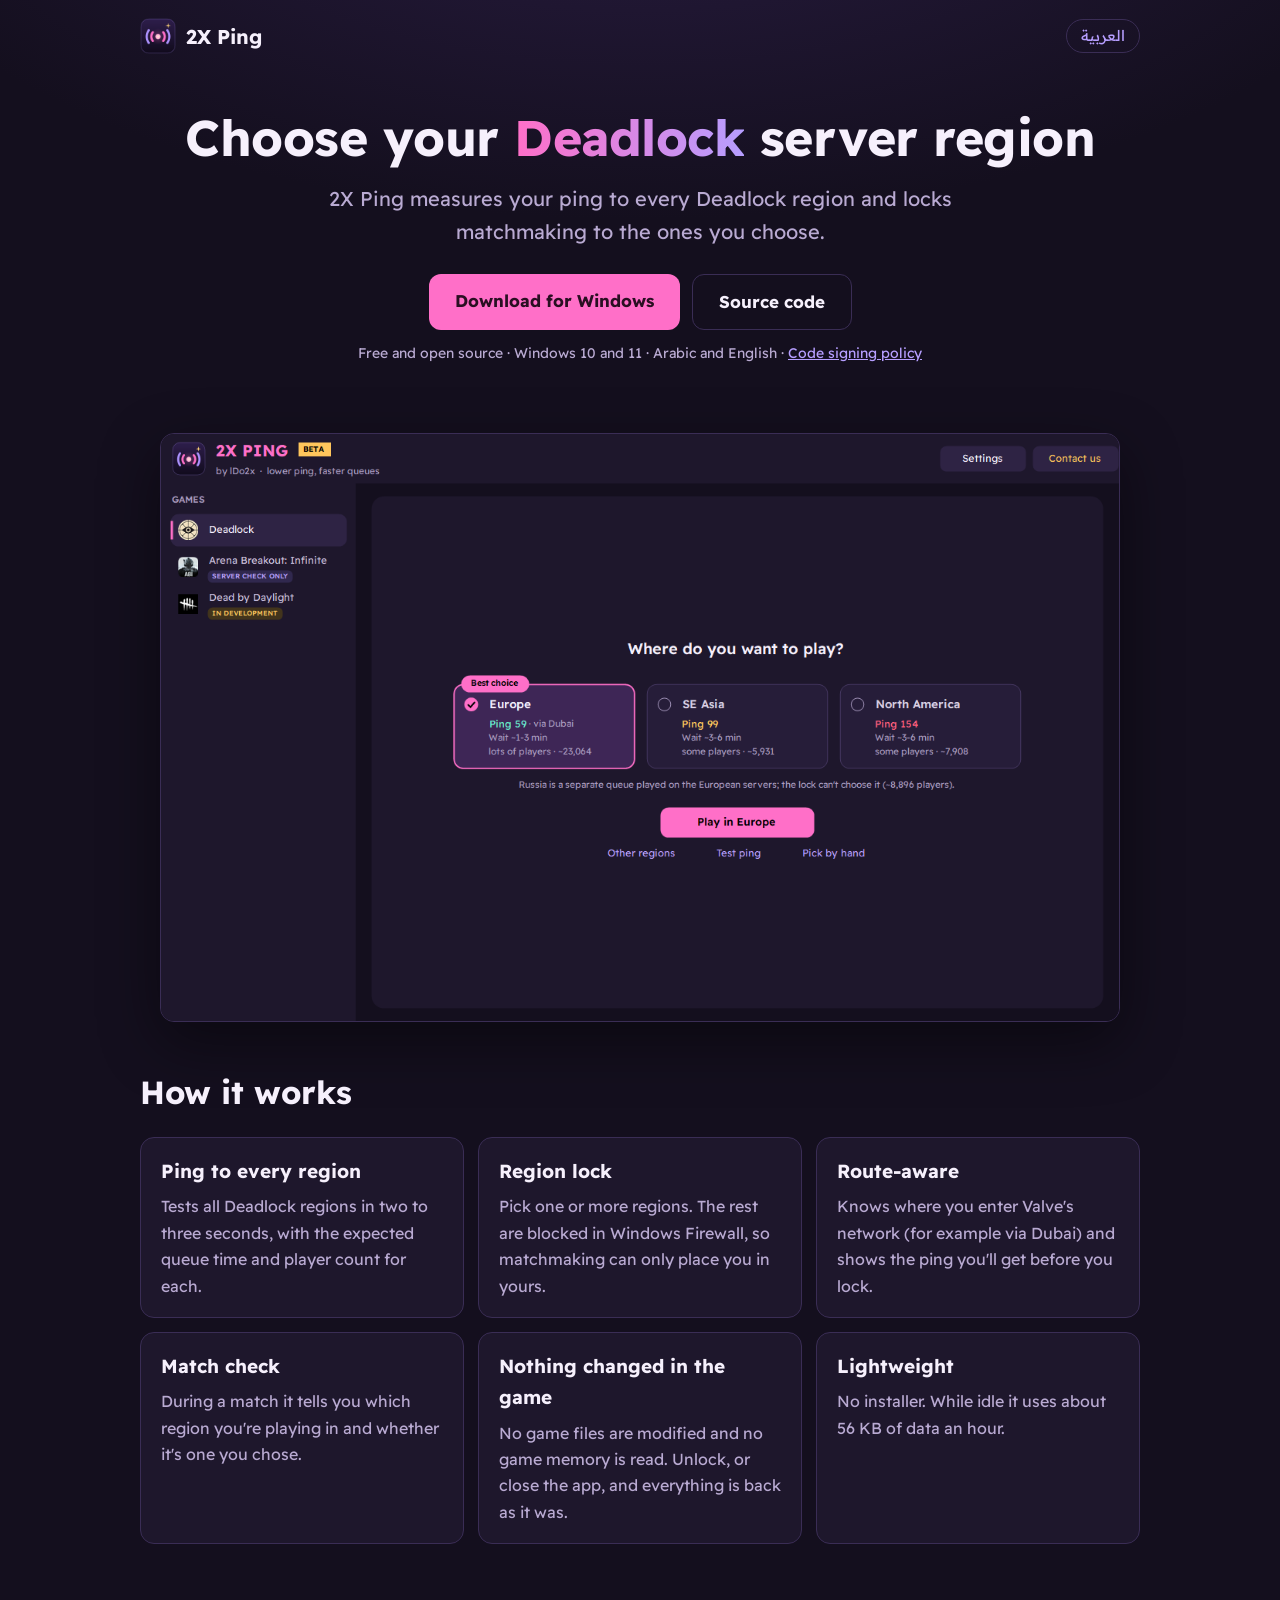
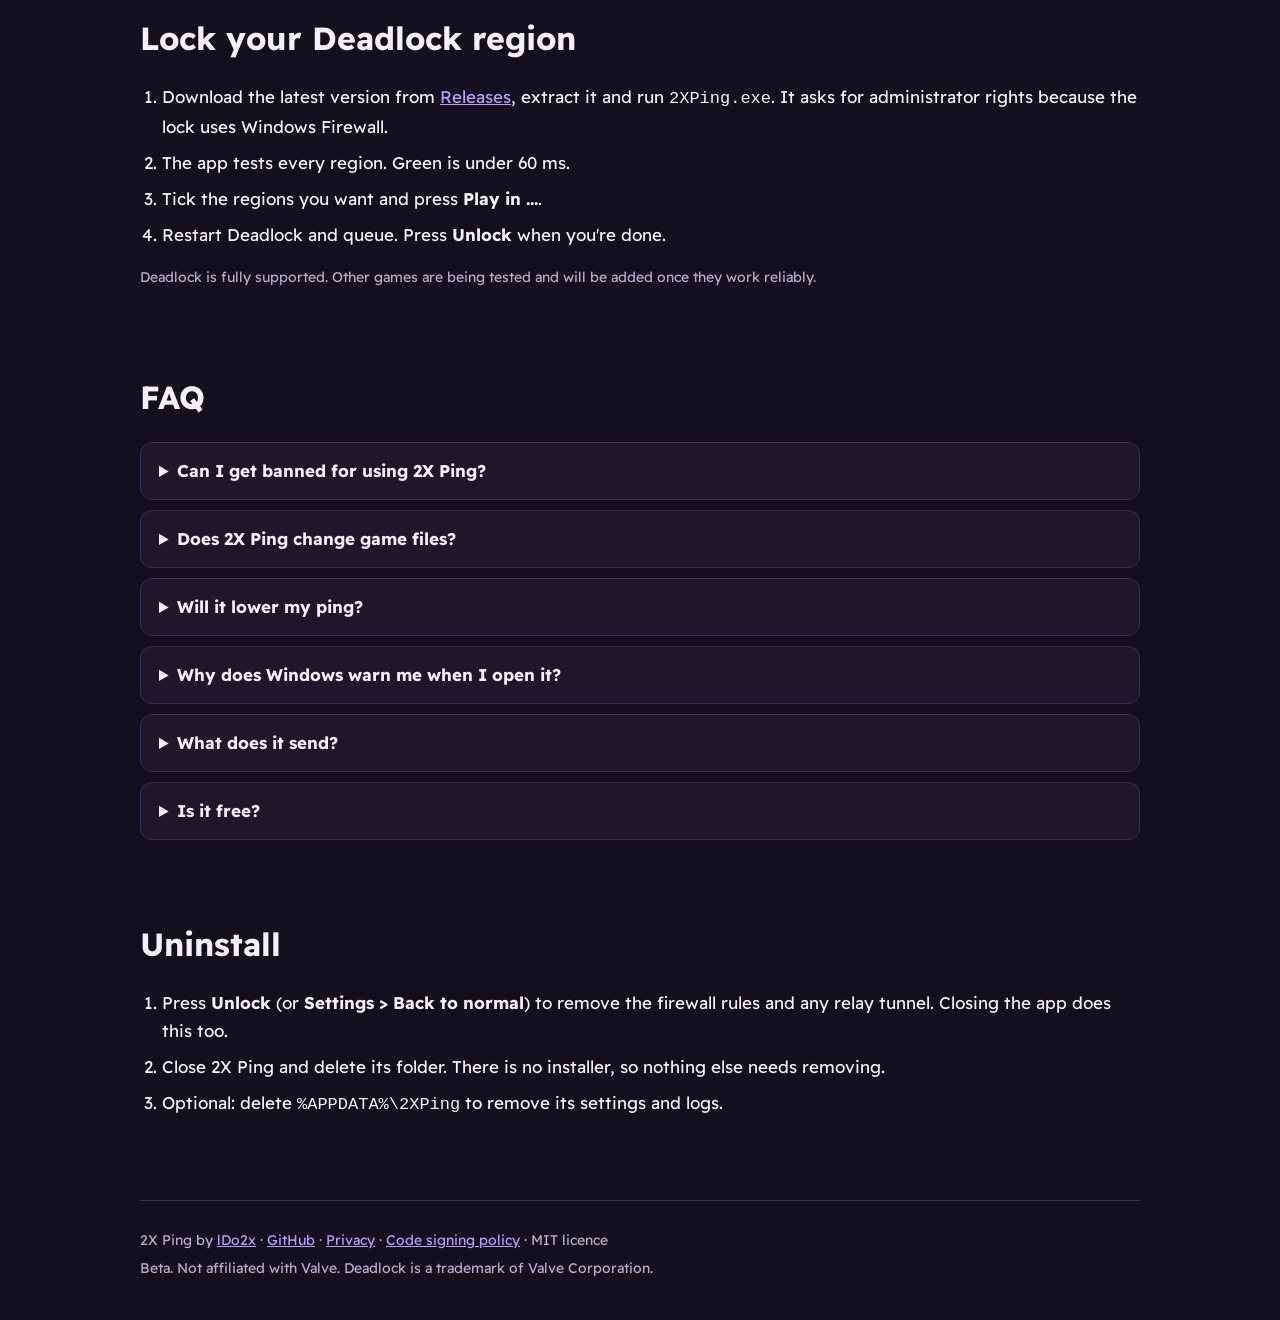
<file: docs/index.html>
<!doctype html>
<html lang="en">
<head>
<meta charset="utf-8">
<meta name="viewport" content="width=device-width, initial-scale=1">
<title>2X Ping: Deadlock server region selector for Windows</title>
<meta name="description" content="2X Ping measures your ping to every Deadlock region and locks matchmaking to the regions you choose, through Windows Firewall. Free and open source for Windows 10 and 11.">
<link rel="canonical" href="https://ldo2x.github.io/2XPing/">
<link rel="alternate" hreflang="en" href="https://ldo2x.github.io/2XPing/">
<link rel="alternate" hreflang="ar" href="https://ldo2x.github.io/2XPing/ar/">
<link rel="alternate" hreflang="x-default" href="https://ldo2x.github.io/2XPing/">
<meta name="theme-color" content="#140f1e">
<link rel="icon" type="image/png" href="site/favicon-32.png">
<link rel="apple-touch-icon" href="site/logo-192.png">
<meta property="og:type" content="website">
<meta property="og:site_name" content="2X Ping">
<meta property="og:title" content="2X Ping: choose your Deadlock server region">
<meta property="og:description" content="Measures your ping to every Deadlock region and locks matchmaking to the ones you choose. Free for Windows.">
<meta property="og:url" content="https://ldo2x.github.io/2XPing/">
<meta property="og:image" content="https://ldo2x.github.io/2XPing/social/social-preview.png">
<meta property="og:locale" content="en_US">
<meta property="og:locale:alternate" content="ar_SA">
<meta name="twitter:card" content="summary_large_image">
<link rel="preconnect" href="https://fonts.googleapis.com">
<link rel="preconnect" href="https://fonts.gstatic.com" crossorigin>
<link href="https://fonts.googleapis.com/css2?family=Readex+Pro:wght@400;700&display=swap" rel="stylesheet">
<link rel="stylesheet" href="site/style.css">
<script type="application/ld+json">
{
  "@context": "https://schema.org",
  "@type": "SoftwareApplication",
  "name": "2X Ping",
  "alternateName": "2XPing",
  "description": "Measures your ping to every Deadlock region and locks matchmaking to the regions you choose, through Windows Firewall.",
  "applicationCategory": "GameApplication",
  "applicationSubCategory": "Server region selector",
  "operatingSystem": "Windows 10, Windows 11",
  "url": "https://ldo2x.github.io/2XPing/",
  "downloadUrl": "https://github.com/ldo2x/2XPing/releases",
  "image": "https://ldo2x.github.io/2XPing/screenshot-en.png",
  "inLanguage": ["en", "ar"],
  "license": "https://opensource.org/licenses/MIT",
  "isAccessibleForFree": true,
  "offers": { "@type": "Offer", "price": "0", "priceCurrency": "USD" },
  "author": { "@type": "Person", "name": "lDo2x", "url": "https://github.com/ldo2x" }
}
</script>
<script type="application/ld+json">
{
  "@context": "https://schema.org",
  "@type": "FAQPage",
  "mainEntity": [
    { "@type": "Question", "name": "How do I choose my server region in Deadlock?",
      "acceptedAnswer": { "@type": "Answer", "text": "Open 2X Ping, tick the regions you want and press Play in ..., then restart Deadlock and queue. The other regions are blocked in Windows Firewall, so matchmaking can only place you in the ones you chose." } },
    { "@type": "Question", "name": "Can I get banned for using 2X Ping?",
      "acceptedAnswer": { "@type": "Answer", "text": "2X Ping doesn't touch the game: it doesn't modify game files, read game memory or inject anything. It only adds Windows Firewall rules that block the regions you didn't choose, the same thing you could do by hand in Windows settings. We can't guarantee how a game's anti-cheat will treat it, so use it at your own discretion." } },
    { "@type": "Question", "name": "Does 2X Ping change game files?",
      "acceptedAnswer": { "@type": "Answer", "text": "No. It doesn't modify game files or read game memory. The lock is a set of Windows Firewall rules that are removed when you press Unlock or close the app." } },
    { "@type": "Question", "name": "Will it lower my ping?",
      "acceptedAnswer": { "@type": "Answer", "text": "It can't make your connection faster. It keeps you on the regions where your ping is lowest and shows the ping to expect before you lock." } },
    { "@type": "Question", "name": "Which games are supported?",
      "acceptedAnswer": { "@type": "Answer", "text": "Deadlock. Other games are being tested and will be added once they work reliably." } },
    { "@type": "Question", "name": "Is it free?",
      "acceptedAnswer": { "@type": "Answer", "text": "Yes. 2X Ping is free and open source under the MIT licence." } }
  ]
}
</script>
</head>
<body>
<div class="wrap">
  <header class="top">
    <a class="brand" href="./"><img src="site/logo-192.png" alt="" width="36" height="36">2X Ping</a>
    <a class="lang" href="ar/" hreflang="ar" lang="ar">العربية</a>
  </header>

  <main>
    <div class="hero">
      <h1>Choose your <span class="accent">Deadlock</span> server region</h1>
      <p class="lead">2X Ping measures your ping to every Deadlock region and locks matchmaking to the ones you choose.</p>
      <div class="cta">
        <a class="btn primary" id="download" data-label="Download 2X Ping" href="https://github.com/ldo2x/2XPing/releases">Download for Windows</a>
        <a class="btn ghost" href="https://github.com/ldo2x/2XPing">Source code</a>
      </div>
      <p class="meta">Free and open source · Windows 10 and 11 · Arabic and English · <a href="code-signing.html">Code signing policy</a></p>
    </div>

    <div class="shot"><img src="screenshot-en.png" width="1240" height="760" alt="2X Ping showing Deadlock regions with ping, queue time and player count"></div>

    <section>
      <h2>How it works</h2>
      <div class="grid">
        <div class="card"><h3>Ping to every region</h3><p>Tests all Deadlock regions in two to three seconds, with the expected queue time and player count for each.</p></div>
        <div class="card"><h3>Region lock</h3><p>Pick one or more regions. The rest are blocked in Windows Firewall, so matchmaking can only place you in yours.</p></div>
        <div class="card"><h3>Route-aware</h3><p>Knows where you enter Valve's network (for example via Dubai) and shows the ping you'll get before you lock.</p></div>
        <div class="card"><h3>Match check</h3><p>During a match it tells you which region you're playing in and whether it's one you chose.</p></div>
        <div class="card"><h3>Nothing changed in the game</h3><p>No game files are modified and no game memory is read. Unlock, or close the app, and everything is back as it was.</p></div>
        <div class="card"><h3>Lightweight</h3><p>No installer. While idle it uses about 56 KB of data an hour.</p></div>
      </div>
    </section>

    <section>
      <h2>Lock your Deadlock region</h2>
      <ol class="steps">
        <li>Download the latest version from <a href="https://github.com/ldo2x/2XPing/releases">Releases</a>, extract it and run <code>2XPing.exe</code>. It asks for administrator rights because the lock uses Windows Firewall.</li>
        <li>The app tests every region. Green is under 60 ms.</li>
        <li>Tick the regions you want and press <b>Play in ...</b>.</li>
        <li>Restart Deadlock and queue. Press <b>Unlock</b> when you're done.</li>
      </ol>
      <p class="meta">Deadlock is fully supported. Other games are being tested and will be added once they work reliably.</p>
    </section>

    <section>
      <h2>FAQ</h2>
      <details><summary>Can I get banned for using 2X Ping?</summary><p>2X Ping doesn't touch the game: it doesn't modify game files, read game memory or inject anything. It only adds Windows Firewall rules that block the regions you didn't choose, the same thing you could do by hand in Windows settings. We can't guarantee how a game's anti-cheat will treat it, so use it at your own discretion.</p></details>
      <details><summary>Does 2X Ping change game files?</summary><p>No. It doesn't modify game files or read game memory. The lock is a set of Windows Firewall rules that are removed when you press Unlock or close the app.</p></details>
      <details><summary>Will it lower my ping?</summary><p>It can't make your connection faster. It keeps you on the regions where your ping is lowest and shows the ping to expect before you lock.</p></details>
      <details><summary>Why does Windows warn me when I open it?</summary><p>The app isn't code-signed yet; signing is being set up (see the <a href="code-signing.html">Code signing policy</a>). On the blue SmartScreen warning, click More info, then Run anyway.</p></details>
      <details><summary>What does it send?</summary><p>During the beta it shares usage and performance information, such as ping results and errors, and you can make it anonymous in Settings. The full list is in the <a href="https://github.com/ldo2x/2XPing/blob/main/SECURITY.md#usage-statistics-beta">privacy details</a>.</p></details>
      <details><summary>Is it free?</summary><p>Yes, free and open source under the MIT licence.</p></details>
    </section>

    <section id="uninstall">
      <h2>Uninstall</h2>
      <ol class="steps">
        <li>Press <b>Unlock</b> (or <b>Settings &gt; Back to normal</b>) to remove the firewall rules and any relay tunnel. Closing the app does this too.</li>
        <li>Close 2X Ping and delete its folder. There is no installer, so nothing else needs removing.</li>
        <li>Optional: delete <code>%APPDATA%\2XPing</code> to remove its settings and logs.</li>
      </ol>
    </section>
  </main>

  <footer>
    <p>2X Ping by <a href="https://github.com/ldo2x">lDo2x</a> · <a href="https://github.com/ldo2x/2XPing">GitHub</a> · <a href="https://github.com/ldo2x/2XPing/blob/main/SECURITY.md#usage-statistics-beta">Privacy</a> · <a href="code-signing.html">Code signing policy</a> · MIT licence</p>
    <p>Beta. Not affiliated with Valve. Deadlock is a trademark of Valve Corporation.</p>
  </footer>
</div>
<script src="site/download.js" defer></script>
</body>
</html>
</file>
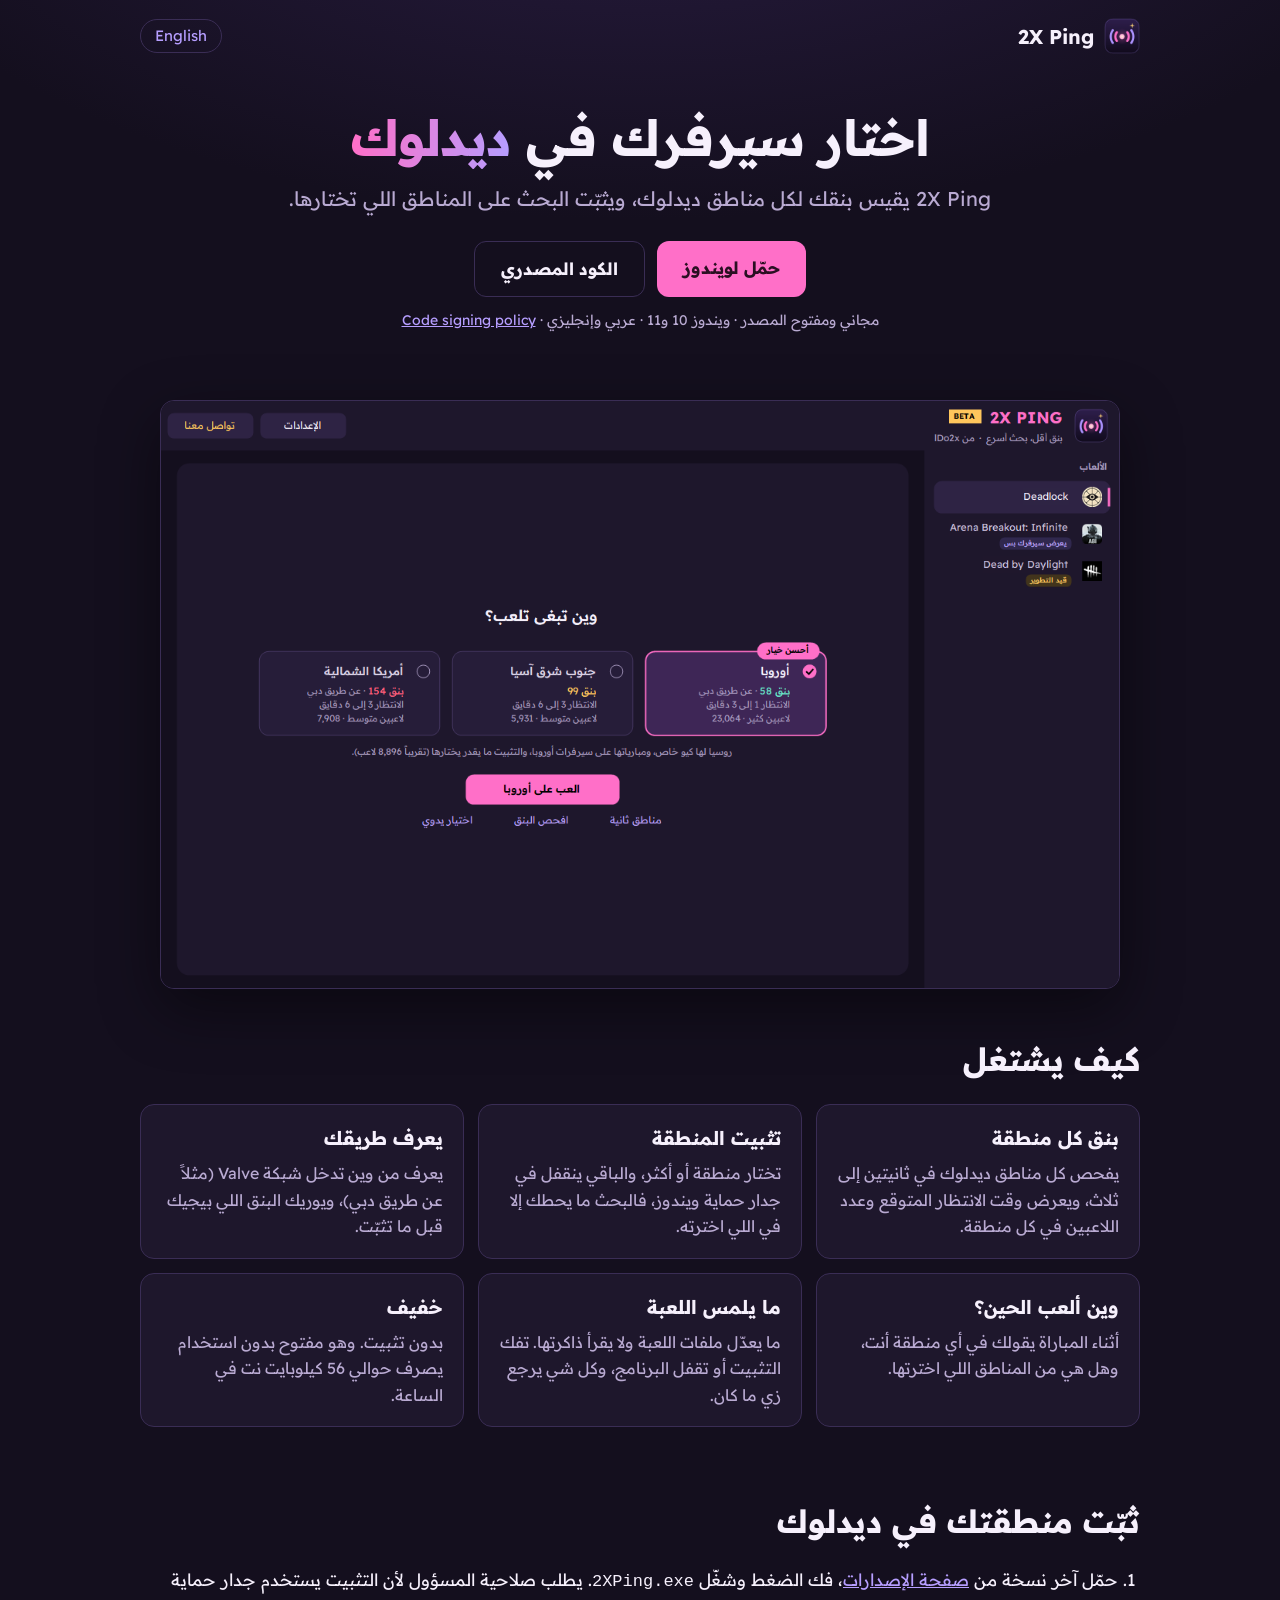
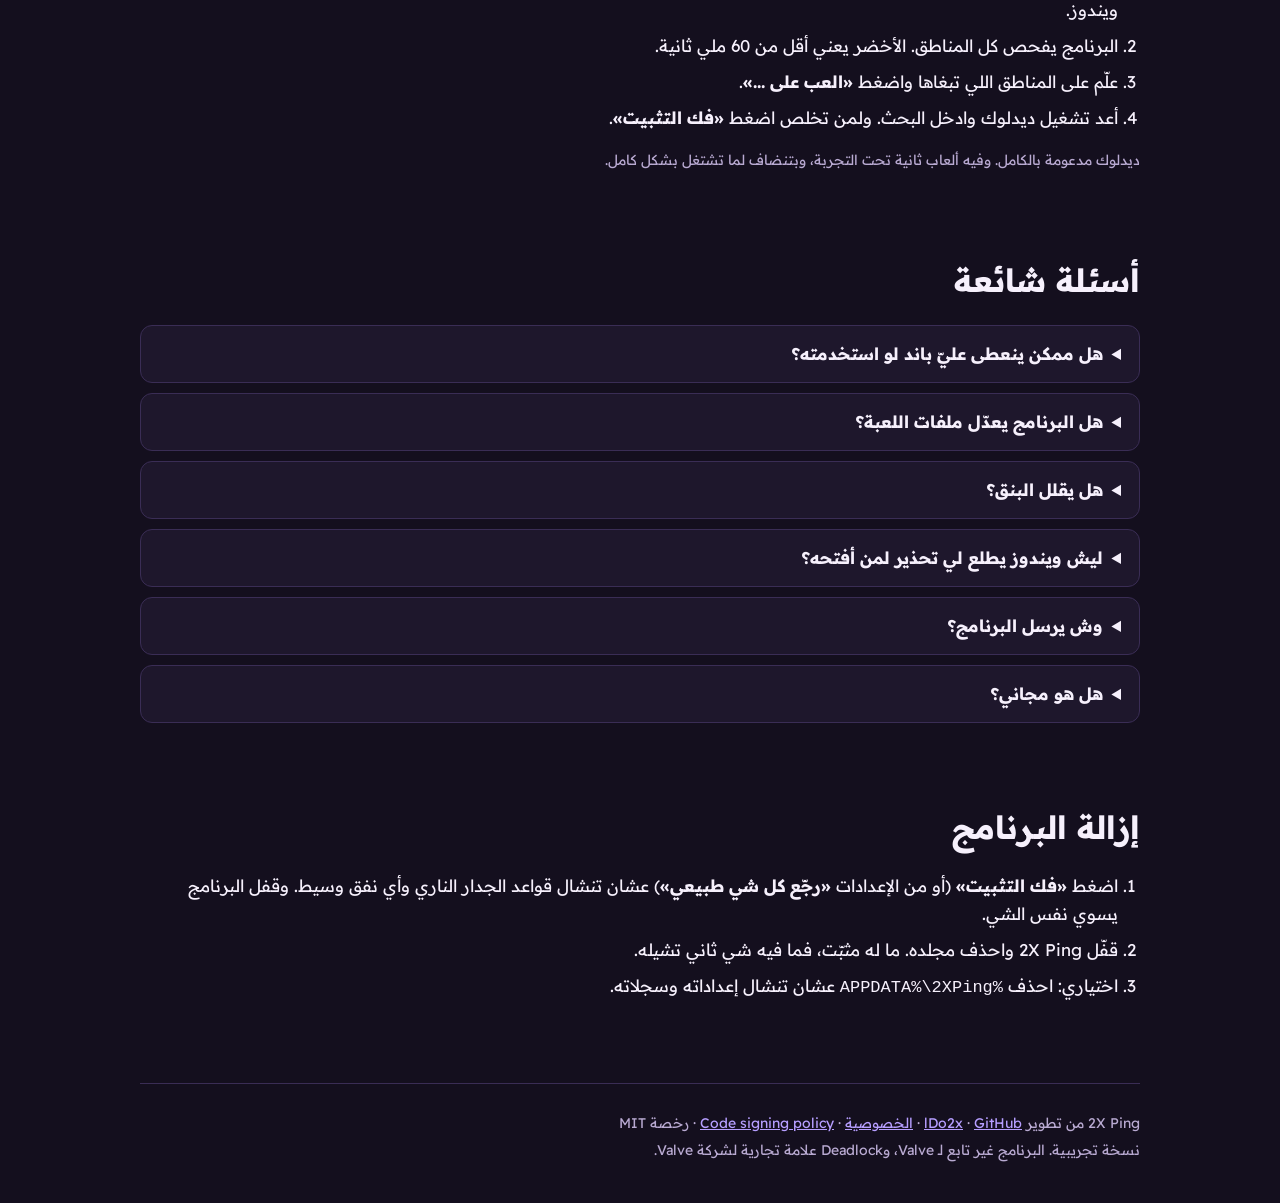
<file: docs/ar/index.html>
<!doctype html>
<html lang="ar" dir="rtl">
<head>
<meta charset="utf-8">
<meta name="viewport" content="width=device-width, initial-scale=1">
<title>2X Ping: اختيار سيرفر ديدلوك وتثبيت المنطقة على ويندوز</title>
<meta name="description" content="2X Ping يقيس بنقك لكل مناطق ديدلوك، ويثبّت البحث على المناطق اللي تختارها عن طريق جدار حماية ويندوز. مجاني ومفتوح المصدر لويندوز 10 و11.">
<link rel="canonical" href="https://ldo2x.github.io/2XPing/ar/">
<link rel="alternate" hreflang="en" href="https://ldo2x.github.io/2XPing/">
<link rel="alternate" hreflang="ar" href="https://ldo2x.github.io/2XPing/ar/">
<link rel="alternate" hreflang="x-default" href="https://ldo2x.github.io/2XPing/">
<meta name="theme-color" content="#140f1e">
<link rel="icon" type="image/png" href="../site/favicon-32.png">
<link rel="apple-touch-icon" href="../site/logo-192.png">
<meta property="og:type" content="website">
<meta property="og:site_name" content="2X Ping">
<meta property="og:title" content="2X Ping: اختار سيرفرك في ديدلوك">
<meta property="og:description" content="يقيس بنقك لكل مناطق ديدلوك ويثبّت البحث على المناطق اللي تختارها. مجاني لويندوز.">
<meta property="og:url" content="https://ldo2x.github.io/2XPing/ar/">
<meta property="og:image" content="https://ldo2x.github.io/2XPing/social/social-preview.png">
<meta property="og:locale" content="ar_SA">
<meta property="og:locale:alternate" content="en_US">
<meta name="twitter:card" content="summary_large_image">
<link rel="preconnect" href="https://fonts.googleapis.com">
<link rel="preconnect" href="https://fonts.gstatic.com" crossorigin>
<link href="https://fonts.googleapis.com/css2?family=Readex+Pro:wght@400;700&display=swap" rel="stylesheet">
<link rel="stylesheet" href="../site/style.css">
<script type="application/ld+json">
{
  "@context": "https://schema.org",
  "@type": "SoftwareApplication",
  "name": "2X Ping",
  "alternateName": "2XPing",
  "description": "يقيس بنقك لكل مناطق ديدلوك، ويثبّت البحث على المناطق اللي تختارها عن طريق جدار حماية ويندوز.",
  "applicationCategory": "GameApplication",
  "applicationSubCategory": "Server region selector",
  "operatingSystem": "Windows 10, Windows 11",
  "url": "https://ldo2x.github.io/2XPing/ar/",
  "downloadUrl": "https://github.com/ldo2x/2XPing/releases",
  "image": "https://ldo2x.github.io/2XPing/screenshot-ar.png",
  "inLanguage": ["ar", "en"],
  "license": "https://opensource.org/licenses/MIT",
  "isAccessibleForFree": true,
  "offers": { "@type": "Offer", "price": "0", "priceCurrency": "USD" },
  "author": { "@type": "Person", "name": "lDo2x", "url": "https://github.com/ldo2x" }
}
</script>
<script type="application/ld+json">
{
  "@context": "https://schema.org",
  "@type": "FAQPage",
  "mainEntity": [
    { "@type": "Question", "name": "كيف أغيّر سيرفر ديدلوك؟",
      "acceptedAnswer": { "@type": "Answer", "text": "افتح 2X Ping، علّم على المناطق اللي تبغاها واضغط «العب على ...»، بعدين أعد تشغيل ديدلوك وادخل البحث. باقي المناطق تنقفل في جدار حماية ويندوز، فالبحث ما يحطك إلا في اللي اخترته." } },
    { "@type": "Question", "name": "هل ممكن ينعطى عليّ باند لو استخدمته؟",
      "acceptedAnswer": { "@type": "Answer", "text": "2X Ping ما يلمس اللعبة: ما يعدّل ملفاتها، ولا يقرأ ذاكرتها، ولا يحقن فيها أي شي. كل اللي يسويه إنه يضيف قواعد في جدار حماية ويندوز تقفل المناطق اللي ما اخترتها، وهذا نفس الشي اللي تقدر تسويه بيدك من إعدادات ويندوز. لكن ما نقدر نضمن كيف يتعامل نظام مكافحة الغش في أي لعبة معه، فالاستخدام على مسؤوليتك." } },
    { "@type": "Question", "name": "هل البرنامج يعدّل ملفات اللعبة؟",
      "acceptedAnswer": { "@type": "Answer", "text": "لا. ما يعدّل ملفات اللعبة ولا يقرأ ذاكرتها. التثبيت عبارة عن قواعد في جدار حماية ويندوز، وتنشال لمن تضغط «فك التثبيت» أو تقفل البرنامج." } },
    { "@type": "Question", "name": "هل يقلل البنق؟",
      "acceptedAnswer": { "@type": "Answer", "text": "ما يسرّع اتصالك، لكنه يخليك في المناطق اللي بنقك فيها أقل، ويوريك البنق المتوقع قبل ما تثبّت." } },
    { "@type": "Question", "name": "وش الألعاب المدعومة؟",
      "acceptedAnswer": { "@type": "Answer", "text": "ديدلوك. وفيه ألعاب ثانية تحت التجربة، وبتنضاف لما تشتغل بشكل كامل." } },
    { "@type": "Question", "name": "هل البرنامج مجاني؟",
      "acceptedAnswer": { "@type": "Answer", "text": "إيوه، مجاني ومفتوح المصدر برخصة MIT." } }
  ]
}
</script>
</head>
<body>
<div class="wrap">
  <header class="top">
    <a class="brand" href="./"><img src="../site/logo-192.png" alt="" width="36" height="36">2X Ping</a>
    <a class="lang" href="../" hreflang="en" lang="en">English</a>
  </header>

  <main>
    <div class="hero">
      <h1>اختار سيرفرك في <span class="accent">ديدلوك</span></h1>
      <p class="lead">2X Ping يقيس بنقك لكل مناطق ديدلوك، ويثبّت البحث على المناطق اللي تختارها.</p>
      <div class="cta">
        <a class="btn primary" id="download" data-label="حمّل 2X Ping" href="https://github.com/ldo2x/2XPing/releases">حمّل لويندوز</a>
        <a class="btn ghost" href="https://github.com/ldo2x/2XPing">الكود المصدري</a>
      </div>
      <p class="meta">مجاني ومفتوح المصدر · ويندوز 10 و11 · عربي وإنجليزي · <a href="code-signing.html" lang="en">Code signing policy</a></p>
    </div>

    <div class="shot"><img src="../screenshot-ar.png" width="1240" height="760" alt="2X Ping يعرض مناطق ديدلوك مع البنق ووقت الانتظار وعدد اللاعبين"></div>

    <section>
      <h2>كيف يشتغل</h2>
      <div class="grid">
        <div class="card"><h3>بنق كل منطقة</h3><p>يفحص كل مناطق ديدلوك في ثانيتين إلى ثلاث، ويعرض وقت الانتظار المتوقع وعدد اللاعبين في كل منطقة.</p></div>
        <div class="card"><h3>تثبيت المنطقة</h3><p>تختار منطقة أو أكثر، والباقي ينقفل في جدار حماية ويندوز، فالبحث ما يحطك إلا في اللي اخترته.</p></div>
        <div class="card"><h3>يعرف طريقك</h3><p>يعرف من وين تدخل شبكة Valve (مثلاً عن طريق دبي)، ويوريك البنق اللي بيجيك قبل ما تثبّت.</p></div>
        <div class="card"><h3>وين ألعب الحين؟</h3><p>أثناء المباراة يقولك في أي منطقة أنت، وهل هي من المناطق اللي اخترتها.</p></div>
        <div class="card"><h3>ما يلمس اللعبة</h3><p>ما يعدّل ملفات اللعبة ولا يقرأ ذاكرتها. تفك التثبيت أو تقفل البرنامج، وكل شي يرجع زي ما كان.</p></div>
        <div class="card"><h3>خفيف</h3><p>بدون تثبيت. وهو مفتوح بدون استخدام يصرف حوالي 56 كيلوبايت نت في الساعة.</p></div>
      </div>
    </section>

    <section>
      <h2>ثبّت منطقتك في ديدلوك</h2>
      <ol class="steps">
        <li>حمّل آخر نسخة من <a href="https://github.com/ldo2x/2XPing/releases">صفحة الإصدارات</a>، فك الضغط وشغّل <code>2XPing.exe</code>. يطلب صلاحية المسؤول لأن التثبيت يستخدم جدار حماية ويندوز.</li>
        <li>البرنامج يفحص كل المناطق. الأخضر يعني أقل من 60 ملي ثانية.</li>
        <li>علّم على المناطق اللي تبغاها واضغط <b>«العب على ...»</b>.</li>
        <li>أعد تشغيل ديدلوك وادخل البحث. ولمن تخلص اضغط <b>«فك التثبيت»</b>.</li>
      </ol>
      <p class="meta">ديدلوك مدعومة بالكامل. وفيه ألعاب ثانية تحت التجربة، وبتنضاف لما تشتغل بشكل كامل.</p>
    </section>

    <section>
      <h2>أسئلة شائعة</h2>
      <details><summary>هل ممكن ينعطى عليّ باند لو استخدمته؟</summary><p>2X Ping ما يلمس اللعبة: ما يعدّل ملفاتها، ولا يقرأ ذاكرتها، ولا يحقن فيها أي شي. كل اللي يسويه إنه يضيف قواعد في جدار حماية ويندوز تقفل المناطق اللي ما اخترتها، وهذا نفس الشي اللي تقدر تسويه بيدك من إعدادات ويندوز. لكن ما نقدر نضمن كيف يتعامل نظام مكافحة الغش في أي لعبة معه، فالاستخدام على مسؤوليتك.</p></details>
      <details><summary>هل البرنامج يعدّل ملفات اللعبة؟</summary><p>لا. ما يعدّل ملفات اللعبة ولا يقرأ ذاكرتها. التثبيت عبارة عن قواعد في جدار حماية ويندوز، وتنشال لمن تضغط «فك التثبيت» أو تقفل البرنامج.</p></details>
      <details><summary>هل يقلل البنق؟</summary><p>ما يسرّع اتصالك، لكنه يخليك في المناطق اللي بنقك فيها أقل، ويوريك البنق المتوقع قبل ما تثبّت.</p></details>
      <details><summary>ليش ويندوز يطلع لي تحذير لمن أفتحه؟</summary><p>البرنامج لسا ما هو موقّع رقمياً، والتوقيع قاعدين نجهّزه (شوف <a href="code-signing.html" lang="en">Code signing policy</a>). في التحذير الأزرق اضغط More info وبعدين Run anyway.</p></details>
      <details><summary>وش يرسل البرنامج؟</summary><p>خلال فترة البيتا يشارك معلومات عن الاستخدام والأداء، زي نتائج البنق والأخطاء، وتقدر تخليها مجهولة من الإعدادات. التفاصيل الكاملة في <a href="https://github.com/ldo2x/2XPing/blob/main/SECURITY.md#usage-statistics-beta">صفحة الخصوصية</a>.</p></details>
      <details><summary>هل هو مجاني؟</summary><p>إيوه، مجاني ومفتوح المصدر برخصة MIT.</p></details>
    </section>

    <section id="uninstall">
      <h2>إزالة البرنامج</h2>
      <ol class="steps">
        <li>اضغط <b>«فك التثبيت»</b> (أو من الإعدادات <b>«رجّع كل شي طبيعي»</b>) عشان تنشال قواعد الجدار الناري وأي نفق وسيط. وقفل البرنامج يسوي نفس الشي.</li>
        <li>قفّل 2X Ping واحذف مجلده. ما له مثبّت، فما فيه شي ثاني تشيله.</li>
        <li>اختياري: احذف <code>%APPDATA%\2XPing</code> عشان تنشال إعداداته وسجلاته.</li>
      </ol>
    </section>
  </main>

  <footer>
    <p>2X Ping من تطوير <a href="https://github.com/ldo2x">lDo2x</a> · <a href="https://github.com/ldo2x/2XPing">GitHub</a> · <a href="https://github.com/ldo2x/2XPing/blob/main/SECURITY.md#usage-statistics-beta">الخصوصية</a> · <a href="code-signing.html" lang="en">Code signing policy</a> · رخصة MIT</p>
    <p>نسخة تجريبية. البرنامج غير تابع لـ Valve، وDeadlock علامة تجارية لشركة Valve.</p>
  </footer>
</div>
<script src="../site/download.js" defer></script>
</body>
</html>
</file>
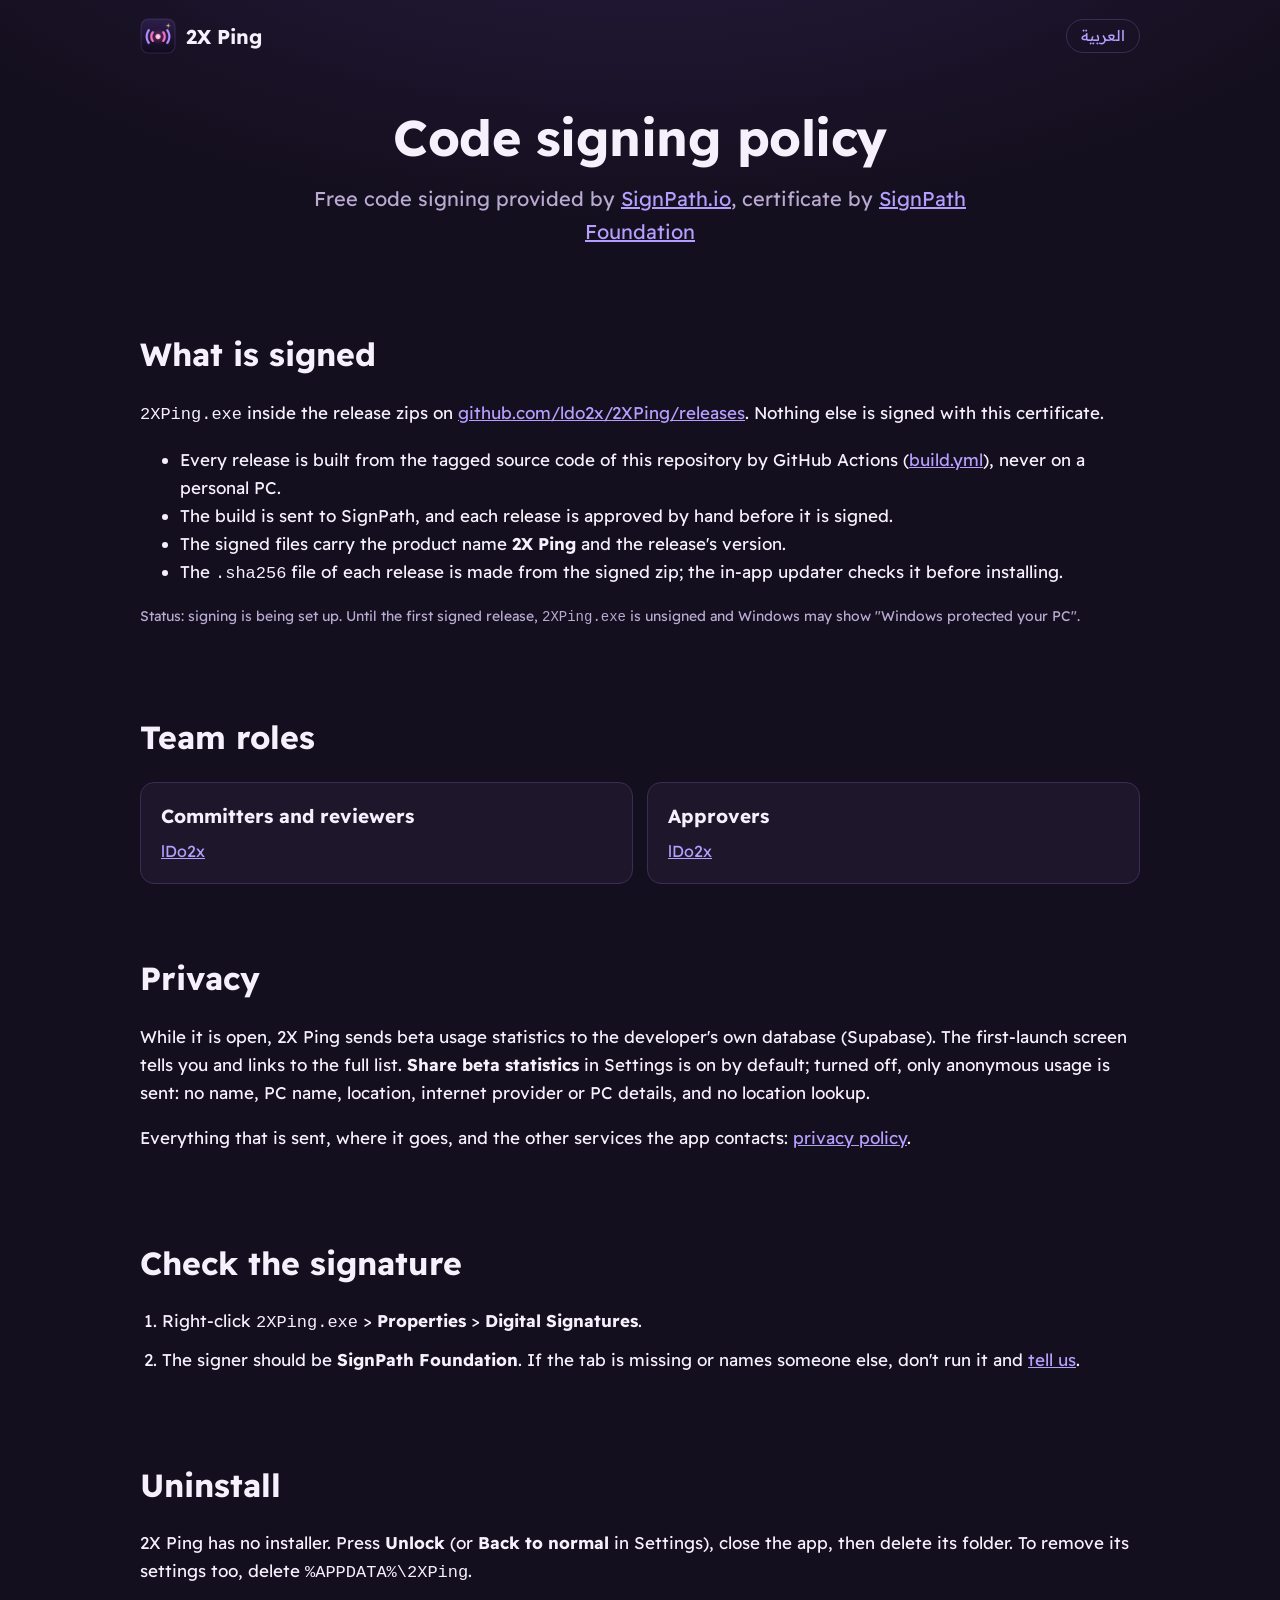
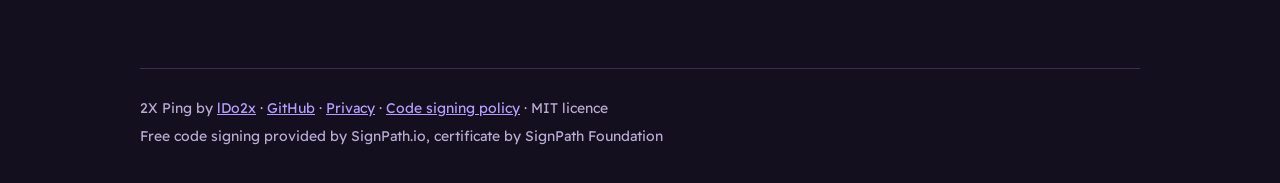
<file: docs/code-signing.html>
<!doctype html>
<html lang="en">
<head>
<meta charset="utf-8">
<meta name="viewport" content="width=device-width, initial-scale=1">
<title>Code signing policy · 2X Ping</title>
<meta name="description" content="How 2X Ping releases are built and code signed: free code signing provided by SignPath.io, certificate by SignPath Foundation. Team roles, privacy and how to check the signature.">
<link rel="canonical" href="https://ldo2x.github.io/2XPing/code-signing.html">
<link rel="alternate" hreflang="en" href="https://ldo2x.github.io/2XPing/code-signing.html">
<link rel="alternate" hreflang="ar" href="https://ldo2x.github.io/2XPing/ar/code-signing.html">
<link rel="alternate" hreflang="x-default" href="https://ldo2x.github.io/2XPing/code-signing.html">
<meta name="theme-color" content="#140f1e">
<link rel="icon" type="image/png" href="site/favicon-32.png">
<link rel="apple-touch-icon" href="site/logo-192.png">
<link rel="preconnect" href="https://fonts.googleapis.com">
<link rel="preconnect" href="https://fonts.gstatic.com" crossorigin>
<link href="https://fonts.googleapis.com/css2?family=Readex+Pro:wght@400;700&display=swap" rel="stylesheet">
<link rel="stylesheet" href="site/style.css">
</head>
<body>
<div class="wrap">
  <header class="top">
    <a class="brand" href="./"><img src="site/logo-192.png" alt="" width="36" height="36">2X Ping</a>
    <a class="lang" href="ar/code-signing.html" hreflang="ar" lang="ar">العربية</a>
  </header>

  <main>
    <div class="hero">
      <h1>Code signing policy</h1>
      <p class="lead">Free code signing provided by <a href="https://about.signpath.io/">SignPath.io</a>, certificate by <a href="https://signpath.org/">SignPath Foundation</a></p>
    </div>

    <section>
      <h2>What is signed</h2>
      <p><code>2XPing.exe</code> inside the release zips on <a href="https://github.com/ldo2x/2XPing/releases">github.com/ldo2x/2XPing/releases</a>. Nothing else is signed with this certificate.</p>
      <ul>
        <li>Every release is built from the tagged source code of this repository by GitHub Actions (<a href="https://github.com/ldo2x/2XPing/blob/main/.github/workflows/build.yml">build.yml</a>), never on a personal PC.</li>
        <li>The build is sent to SignPath, and each release is approved by hand before it is signed.</li>
        <li>The signed files carry the product name <b>2X Ping</b> and the release's version.</li>
        <li>The <code>.sha256</code> file of each release is made from the signed zip; the in-app updater checks it before installing.</li>
      </ul>
      <p class="meta">Status: signing is being set up. Until the first signed release, <code>2XPing.exe</code> is unsigned and Windows may show "Windows protected your PC".</p>
    </section>

    <section>
      <h2>Team roles</h2>
      <div class="grid">
        <div class="card"><h3>Committers and reviewers</h3><p><a href="https://github.com/ldo2x">lDo2x</a></p></div>
        <div class="card"><h3>Approvers</h3><p><a href="https://github.com/ldo2x">lDo2x</a></p></div>
      </div>
    </section>

    <section>
      <h2>Privacy</h2>
      <p>While it is open, 2X Ping sends beta usage statistics to the developer's own database (Supabase). The first-launch screen tells you and links to the full list. <b>Share beta statistics</b> in Settings is on by default; turned off, only anonymous usage is sent: no name, PC name, location, internet provider or PC details, and no location lookup.</p>
      <p>Everything that is sent, where it goes, and the other services the app contacts: <a href="https://github.com/ldo2x/2XPing/blob/main/SECURITY.md#usage-statistics-beta">privacy policy</a>.</p>
    </section>

    <section>
      <h2>Check the signature</h2>
      <ol class="steps">
        <li>Right-click <code>2XPing.exe</code> &gt; <b>Properties</b> &gt; <b>Digital Signatures</b>.</li>
        <li>The signer should be <b>SignPath Foundation</b>. If the tab is missing or names someone else, don't run it and <a href="https://github.com/ldo2x/2XPing/blob/main/SECURITY.md">tell us</a>.</li>
      </ol>
    </section>

    <section>
      <h2>Uninstall</h2>
      <p>2X Ping has no installer. Press <b>Unlock</b> (or <b>Back to normal</b> in Settings), close the app, then delete its folder. To remove its settings too, delete <code>%APPDATA%\2XPing</code>.</p>
    </section>
  </main>

  <footer>
    <p>2X Ping by <a href="https://github.com/ldo2x">lDo2x</a> · <a href="https://github.com/ldo2x/2XPing">GitHub</a> · <a href="https://github.com/ldo2x/2XPing/blob/main/SECURITY.md#usage-statistics-beta">Privacy</a> · <a href="code-signing.html">Code signing policy</a> · MIT licence</p>
    <p>Free code signing provided by SignPath.io, certificate by SignPath Foundation</p>
  </footer>
</div>
</body>
</html>
</file>
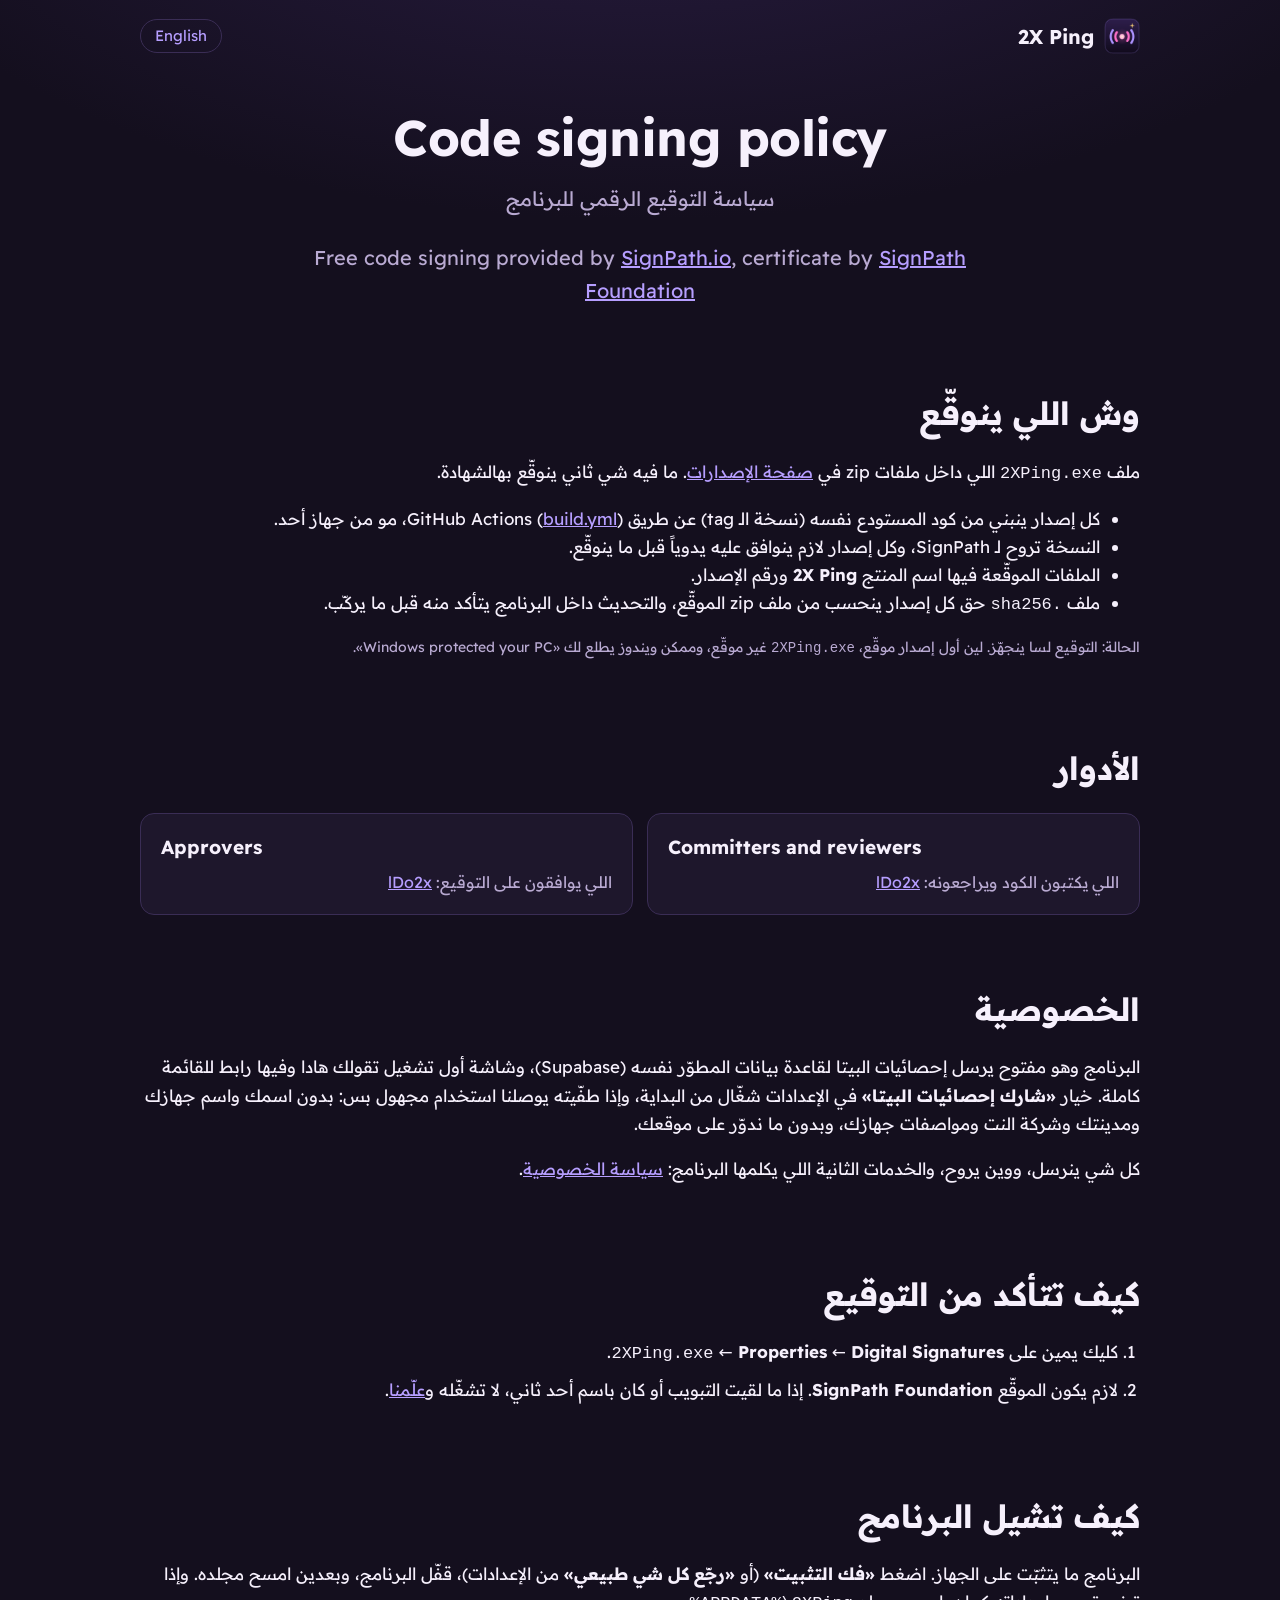
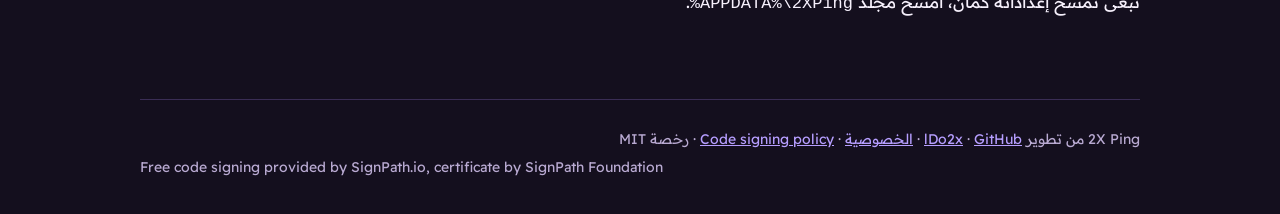
<file: docs/ar/code-signing.html>
<!doctype html>
<html lang="ar" dir="rtl">
<head>
<meta charset="utf-8">
<meta name="viewport" content="width=device-width, initial-scale=1">
<title>Code signing policy · 2X Ping</title>
<meta name="description" content="كيف تنبني إصدارات 2X Ping وتنوقّع رقمياً: Free code signing provided by SignPath.io, certificate by SignPath Foundation. الأدوار والخصوصية وكيف تتأكد من التوقيع.">
<link rel="canonical" href="https://ldo2x.github.io/2XPing/ar/code-signing.html">
<link rel="alternate" hreflang="en" href="https://ldo2x.github.io/2XPing/code-signing.html">
<link rel="alternate" hreflang="ar" href="https://ldo2x.github.io/2XPing/ar/code-signing.html">
<link rel="alternate" hreflang="x-default" href="https://ldo2x.github.io/2XPing/code-signing.html">
<meta name="theme-color" content="#140f1e">
<link rel="icon" type="image/png" href="../site/favicon-32.png">
<link rel="apple-touch-icon" href="../site/logo-192.png">
<link rel="preconnect" href="https://fonts.googleapis.com">
<link rel="preconnect" href="https://fonts.gstatic.com" crossorigin>
<link href="https://fonts.googleapis.com/css2?family=Readex+Pro:wght@400;700&display=swap" rel="stylesheet">
<link rel="stylesheet" href="../site/style.css">
</head>
<body>
<div class="wrap">
  <header class="top">
    <a class="brand" href="./"><img src="../site/logo-192.png" alt="" width="36" height="36">2X Ping</a>
    <a class="lang" href="../code-signing.html" hreflang="en" lang="en">English</a>
  </header>

  <main>
    <div class="hero">
      <h1 lang="en" dir="ltr">Code signing policy</h1>
      <p class="lead">سياسة التوقيع الرقمي للبرنامج</p>
      <p class="lead" lang="en" dir="ltr">Free code signing provided by <a href="https://about.signpath.io/">SignPath.io</a>, certificate by <a href="https://signpath.org/">SignPath Foundation</a></p>
    </div>

    <section>
      <h2>وش اللي ينوقّع</h2>
      <p>ملف <code>2XPing.exe</code> اللي داخل ملفات zip في <a href="https://github.com/ldo2x/2XPing/releases">صفحة الإصدارات</a>. ما فيه شي ثاني ينوقّع بهالشهادة.</p>
      <ul>
        <li>كل إصدار ينبني من كود المستودع نفسه (نسخة الـ tag) عن طريق GitHub Actions (<a href="https://github.com/ldo2x/2XPing/blob/main/.github/workflows/build.yml">build.yml</a>)، مو من جهاز أحد.</li>
        <li>النسخة تروح لـ SignPath، وكل إصدار لازم ينوافق عليه يدوياً قبل ما ينوقّع.</li>
        <li>الملفات الموقّعة فيها اسم المنتج <b>2X Ping</b> ورقم الإصدار.</li>
        <li>ملف <code>.sha256</code> حق كل إصدار ينحسب من ملف zip الموقّع، والتحديث داخل البرنامج يتأكد منه قبل ما يركّب.</li>
      </ul>
      <p class="meta">الحالة: التوقيع لسا ينجهّز. لين أول إصدار موقّع، <code>2XPing.exe</code> غير موقّع، وممكن ويندوز يطلع لك «Windows protected your PC».</p>
    </section>

    <section>
      <h2>الأدوار</h2>
      <div class="grid">
        <div class="card"><h3 lang="en" dir="ltr">Committers and reviewers</h3><p>اللي يكتبون الكود ويراجعونه: <a href="https://github.com/ldo2x">lDo2x</a></p></div>
        <div class="card"><h3 lang="en" dir="ltr">Approvers</h3><p>اللي يوافقون على التوقيع: <a href="https://github.com/ldo2x">lDo2x</a></p></div>
      </div>
    </section>

    <section>
      <h2>الخصوصية</h2>
      <p>البرنامج وهو مفتوح يرسل إحصائيات البيتا لقاعدة بيانات المطوّر نفسه (Supabase)، وشاشة أول تشغيل تقولك هادا وفيها رابط للقائمة كاملة. خيار <b>«شارك إحصائيات البيتا»</b> في الإعدادات شغّال من البداية، وإذا طفّيته يوصلنا استخدام مجهول بس: بدون اسمك واسم جهازك ومدينتك وشركة النت ومواصفات جهازك، وبدون ما ندوّر على موقعك.</p>
      <p>كل شي ينرسل، ووين يروح، والخدمات الثانية اللي يكلمها البرنامج: <a href="https://github.com/ldo2x/2XPing/blob/main/SECURITY.md#usage-statistics-beta">سياسة الخصوصية</a>.</p>
    </section>

    <section>
      <h2>كيف تتأكد من التوقيع</h2>
      <ol class="steps">
        <li>كليك يمين على <code>2XPing.exe</code> ← <b>Properties</b> ← <b>Digital Signatures</b>.</li>
        <li>لازم يكون الموقّع <b>SignPath Foundation</b>. إذا ما لقيت التبويب أو كان باسم أحد ثاني، لا تشغّله و<a href="https://github.com/ldo2x/2XPing/blob/main/SECURITY.md">علّمنا</a>.</li>
      </ol>
    </section>

    <section>
      <h2>كيف تشيل البرنامج</h2>
      <p>البرنامج ما يتثبّت على الجهاز. اضغط <b>«فك التثبيت»</b> (أو <b>«رجّع كل شي طبيعي»</b> من الإعدادات)، قفّل البرنامج، وبعدين امسح مجلده. وإذا تبغى تمسح إعداداته كمان، امسح مجلد <code dir="ltr">%APPDATA%\2XPing</code>.</p>
    </section>
  </main>

  <footer>
    <p>2X Ping من تطوير <a href="https://github.com/ldo2x">lDo2x</a> · <a href="https://github.com/ldo2x/2XPing">GitHub</a> · <a href="https://github.com/ldo2x/2XPing/blob/main/SECURITY.md#usage-statistics-beta">الخصوصية</a> · <a href="code-signing.html" lang="en">Code signing policy</a> · رخصة MIT</p>
    <p lang="en" dir="ltr">Free code signing provided by SignPath.io, certificate by SignPath Foundation</p>
  </footer>
</div>
</body>
</html>
</file>
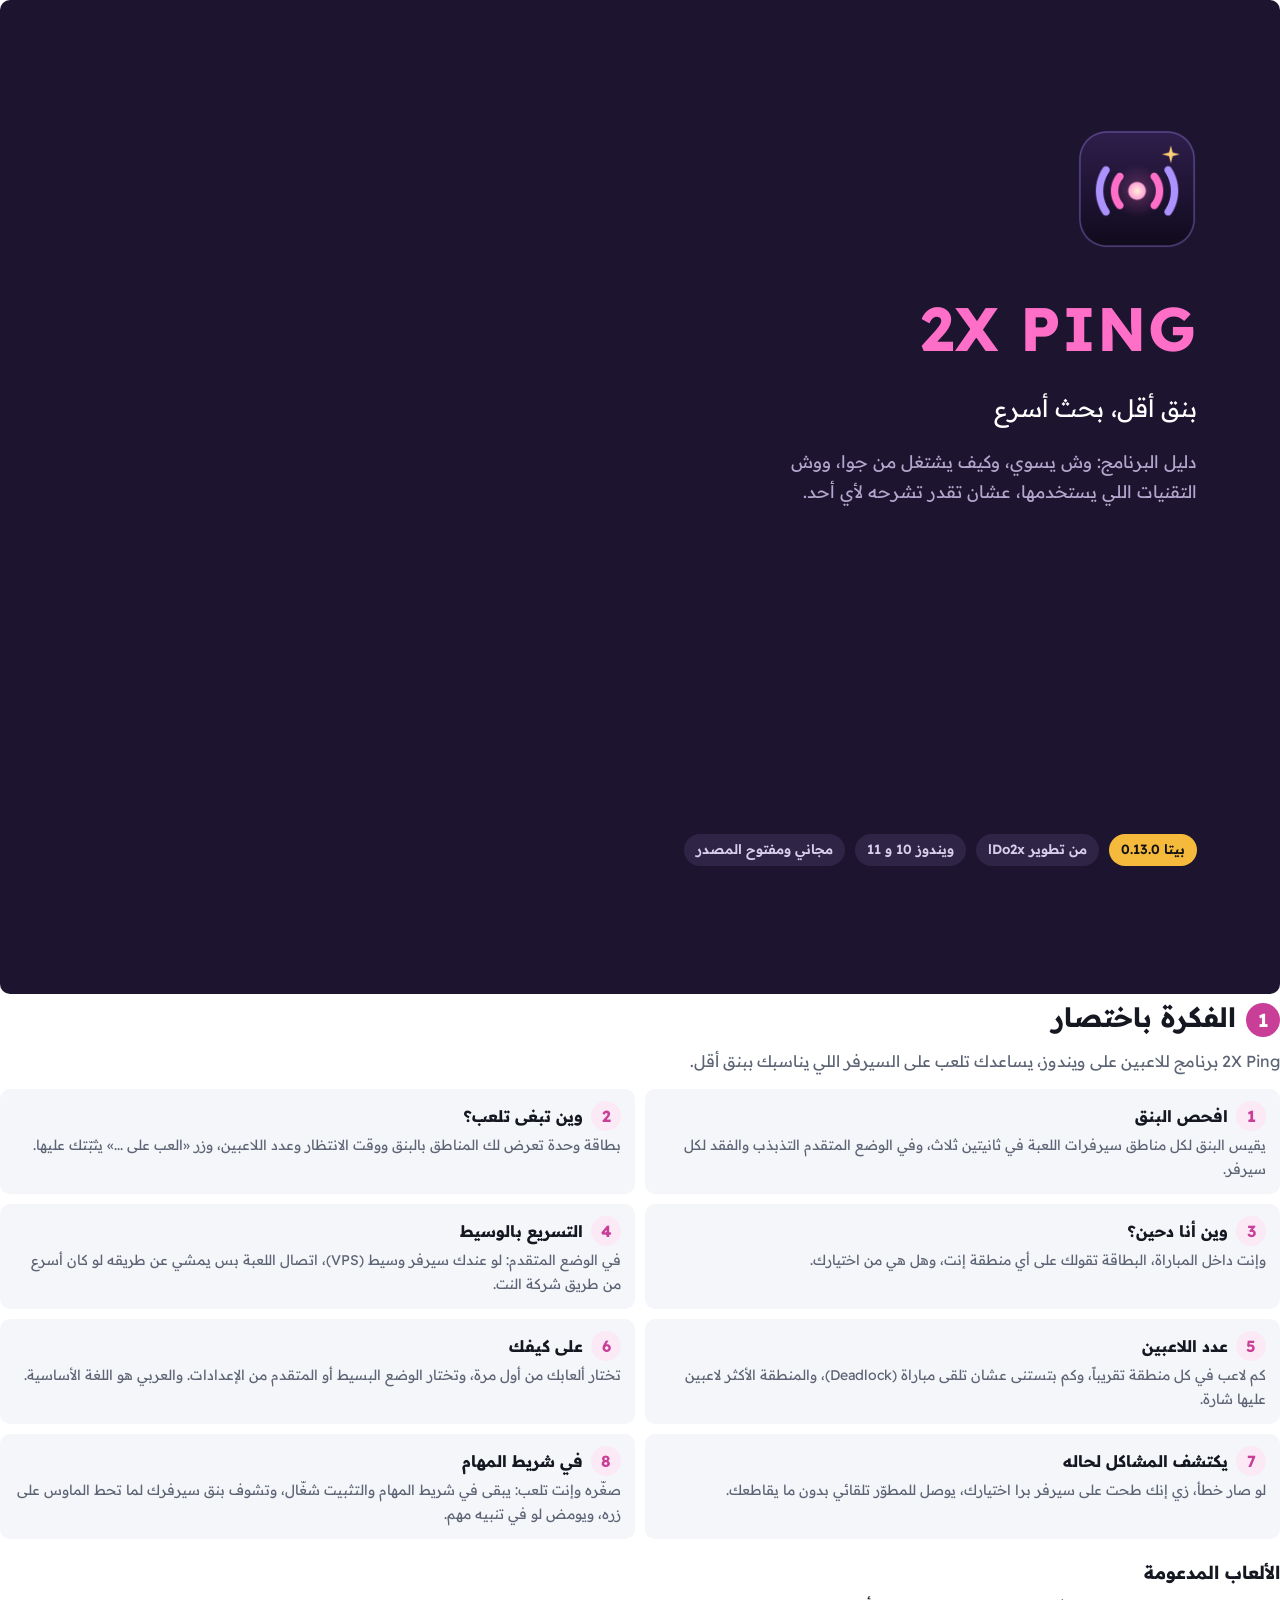
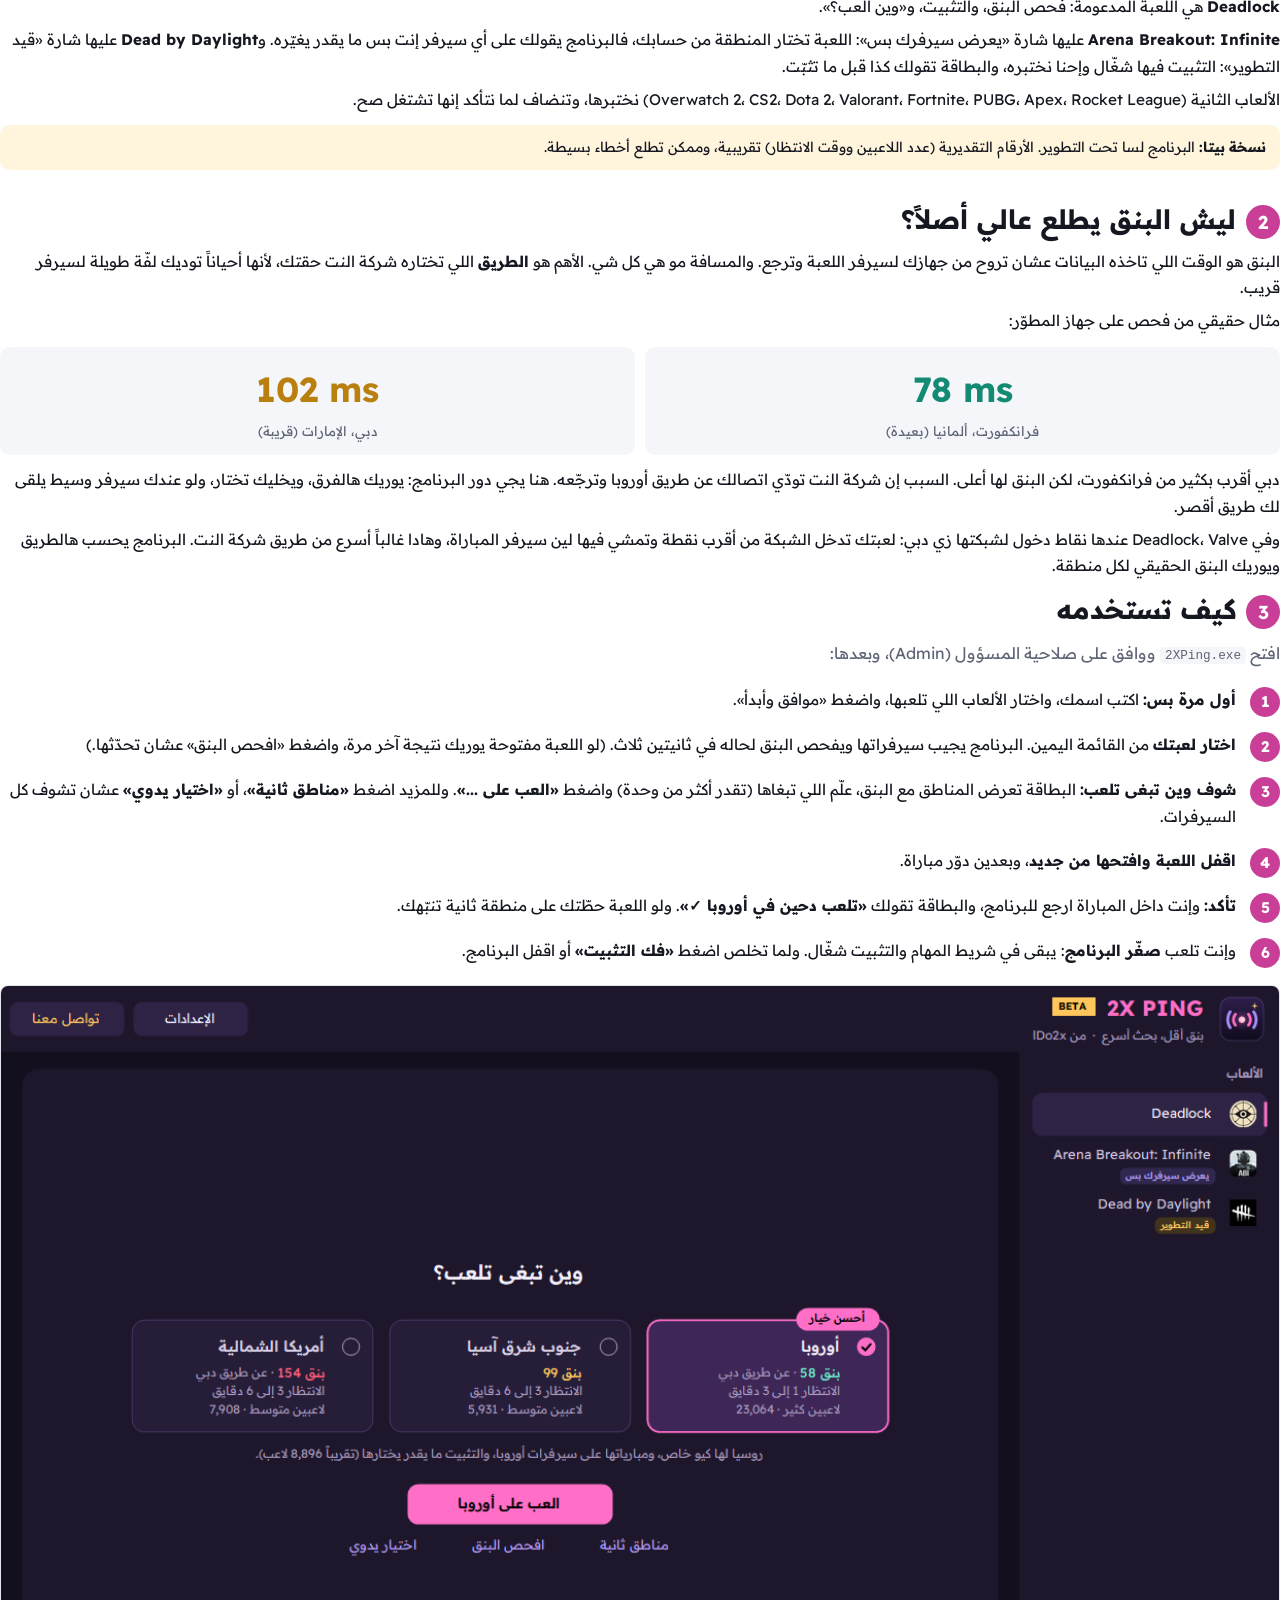
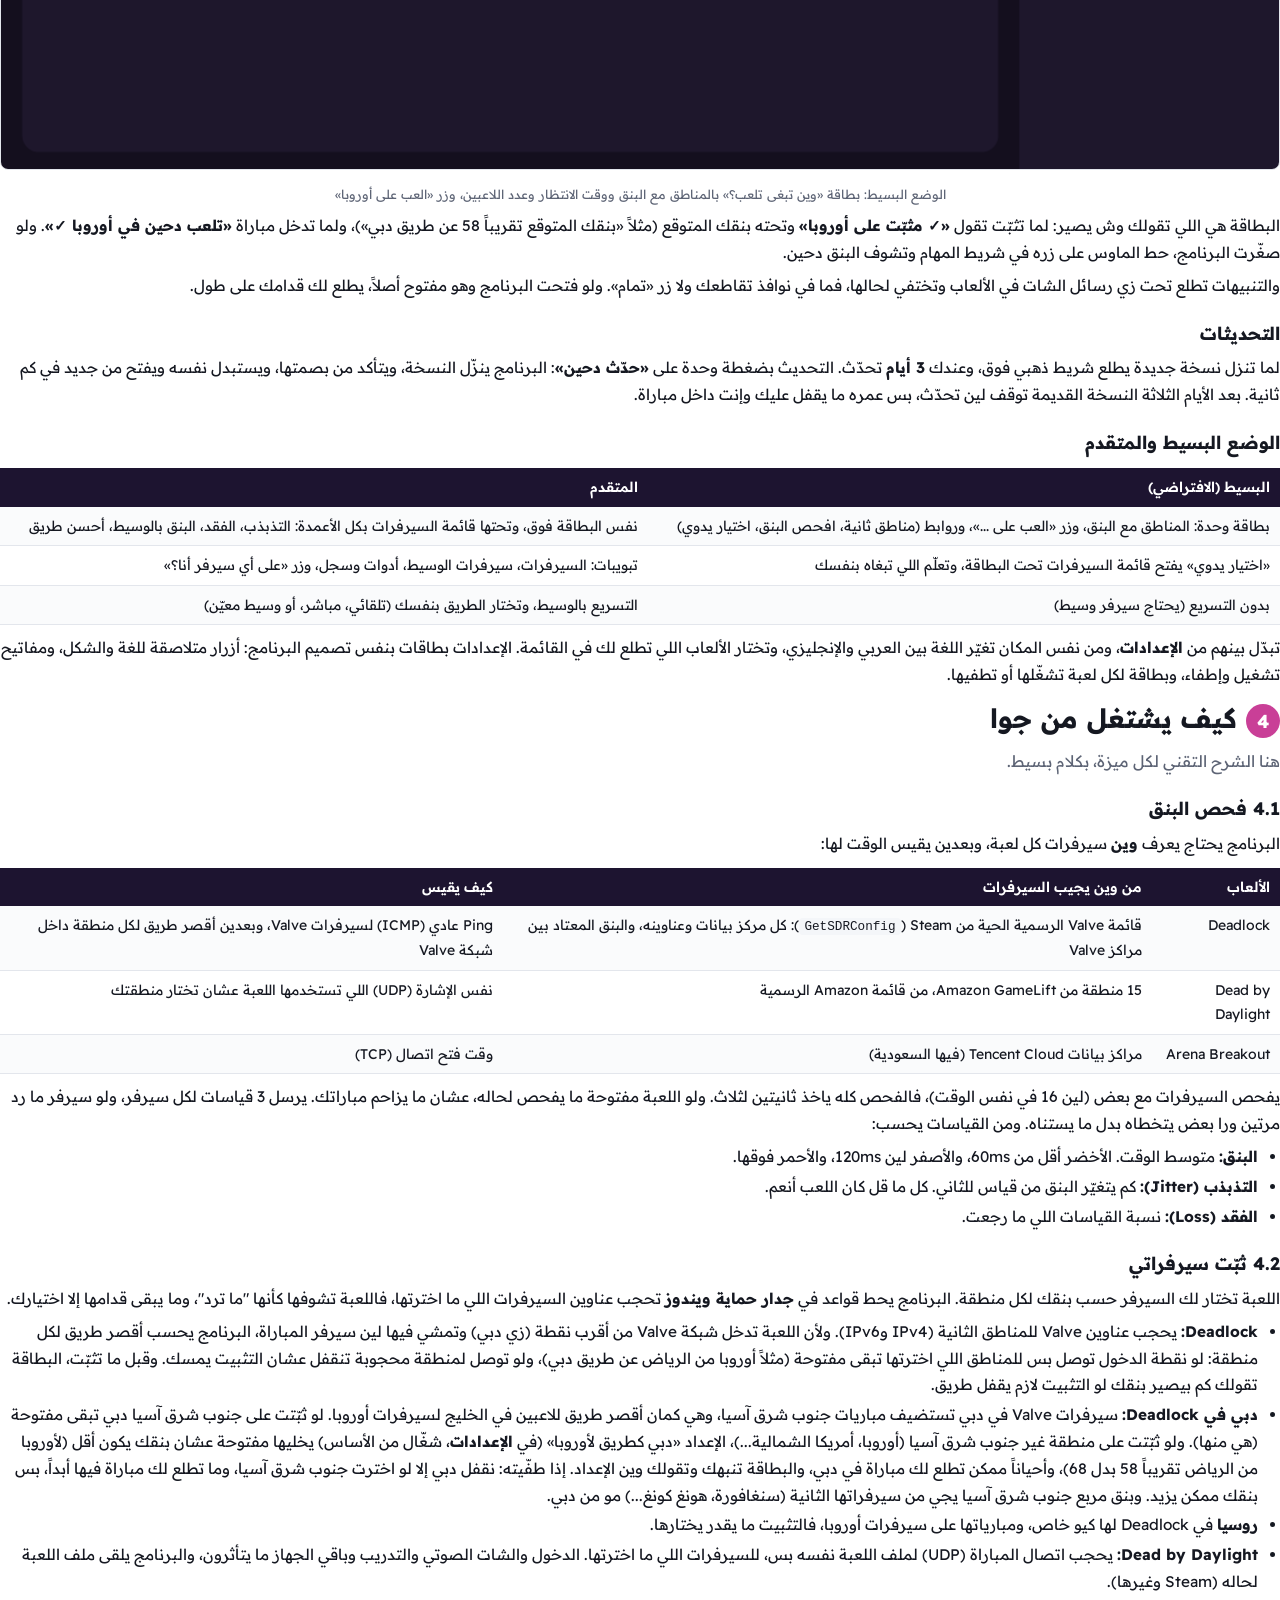
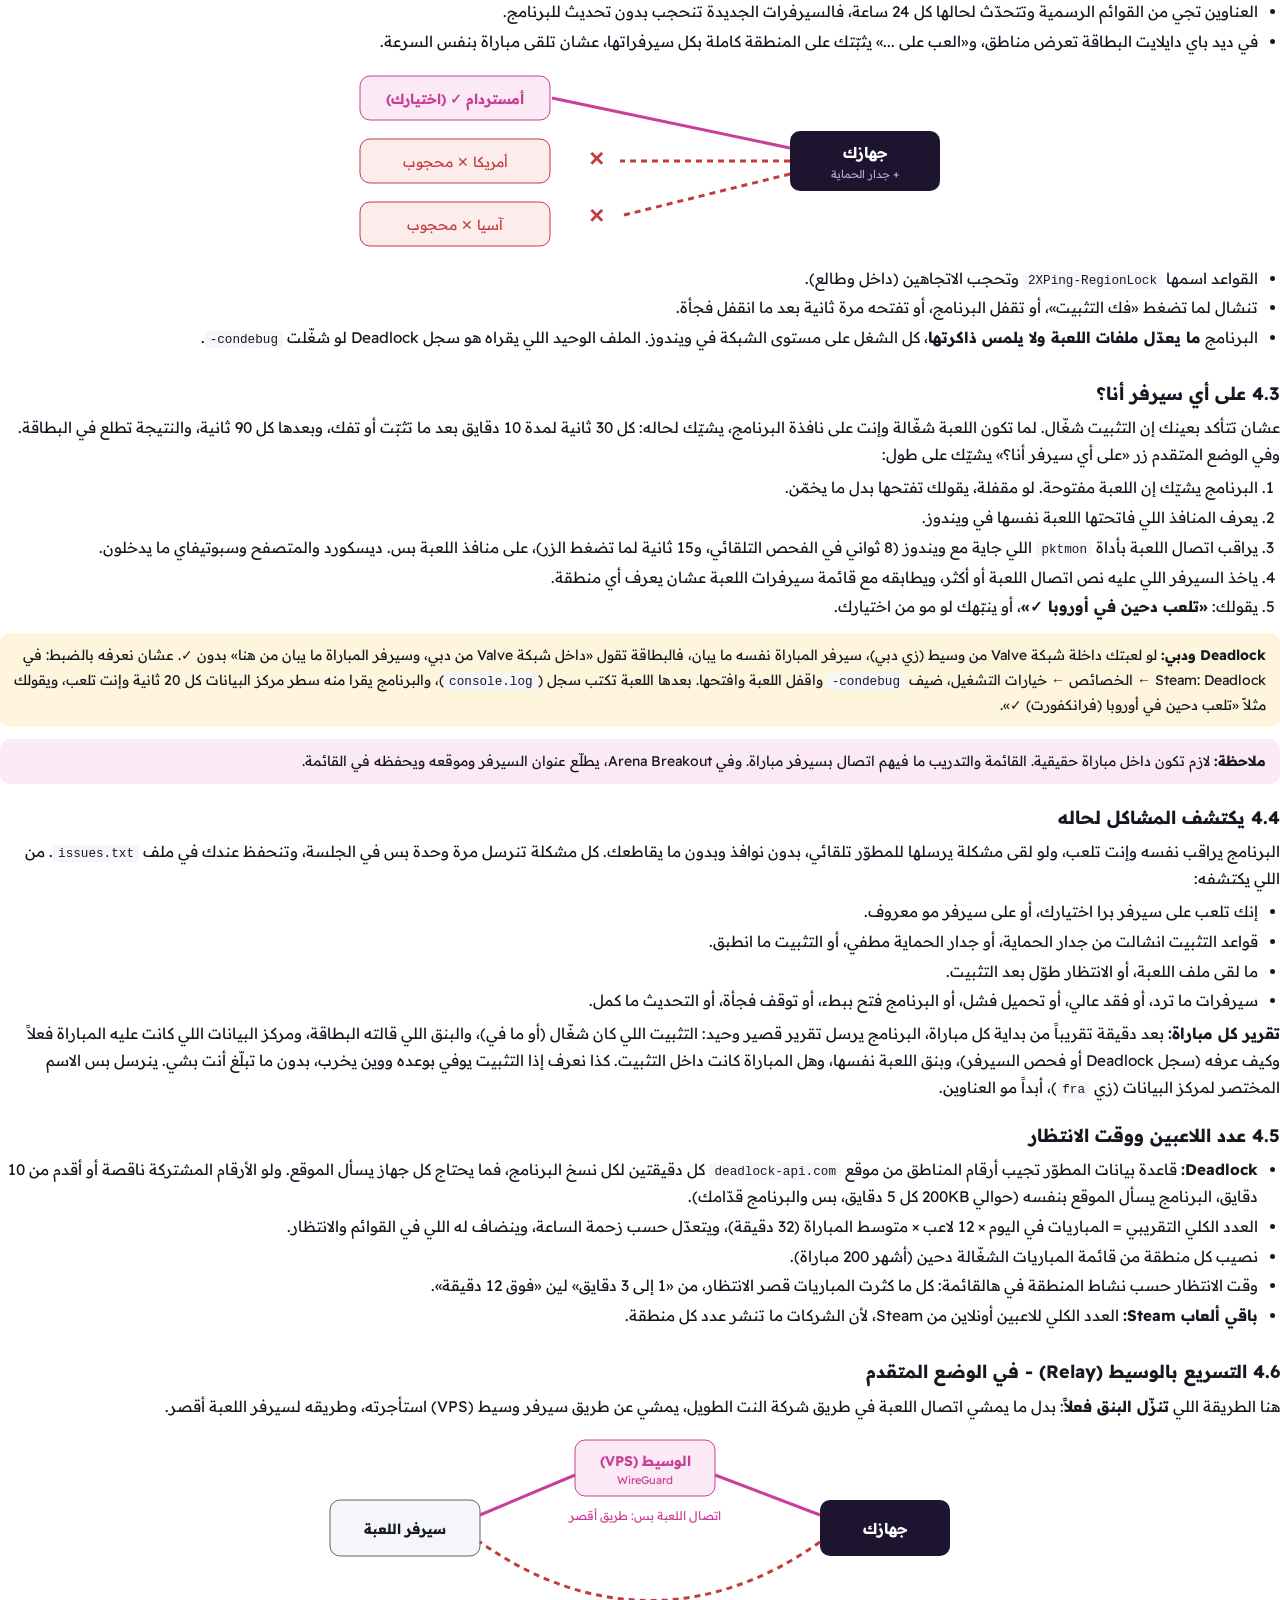
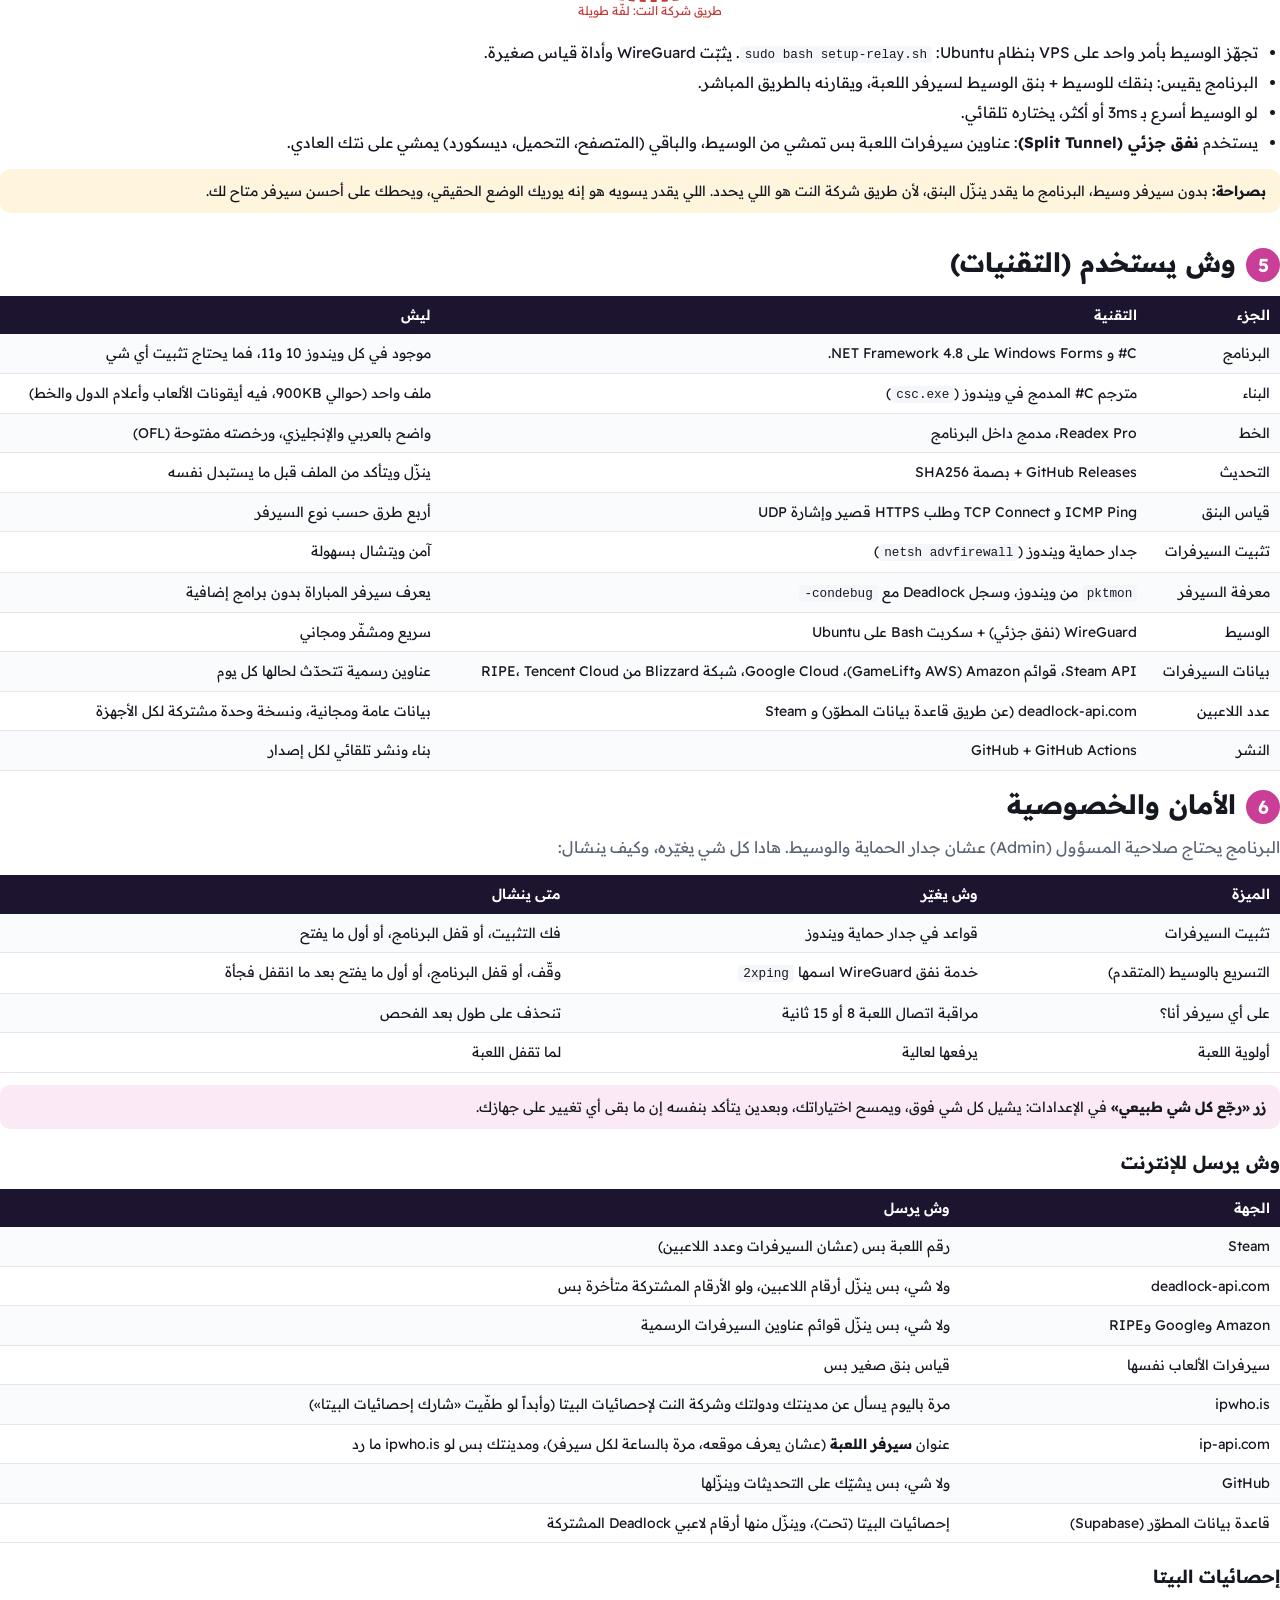
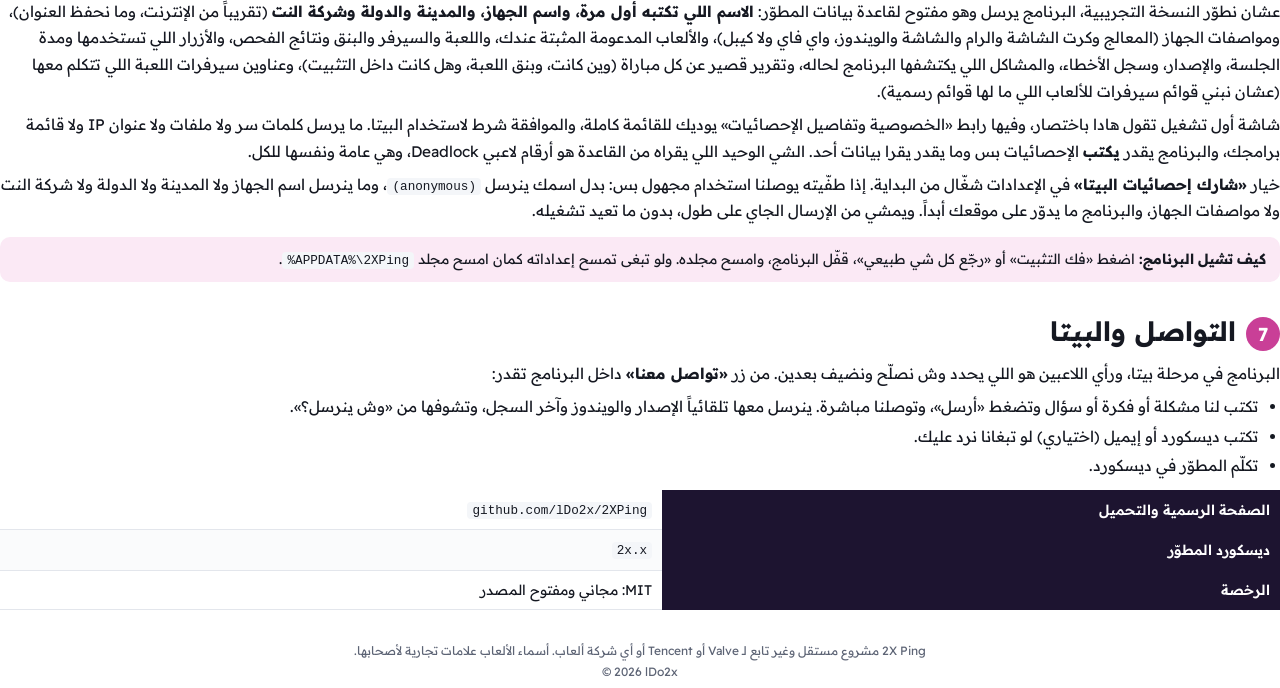
<file: docs/guide/guide.html>
<!doctype html>
<html lang="ar" dir="rtl">
<head>
<meta charset="utf-8">
<title>2X Ping - دليل البرنامج</title>
<style>
  @font-face { font-family: "Readex Pro"; font-weight: 400; src: url("../../assets/fonts/ReadexPro-Regular.ttf"); }
  @font-face { font-family: "Readex Pro"; font-weight: 500; src: url("../../assets/fonts/ReadexPro-Medium.ttf"); }
  @font-face { font-family: "Readex Pro"; font-weight: 600; src: url("../../assets/fonts/ReadexPro-SemiBold.ttf"); }
  @font-face { font-family: "Readex Pro"; font-weight: 700 900; src: url("../../assets/fonts/ReadexPro-Bold.ttf"); }
  @page { size: A4; margin: 16mm 15mm 16mm 15mm; }
  :root {
    --ink: #151821; --muted: #5d6475; --line: #e3e6ec; --soft: #f4f6f9;
    --green: #c93f97; --green-bg: #fbe9f5; --aqua: #138a73; --amber: #b9800f; --amber-bg: #fff4dc;
    --red: #c43b3b; --red-bg: #fdecec; --dark: #1d1430;
  }
  * { box-sizing: border-box; }
  html, body { margin: 0; background: #fff; }
  body { font-family: "Readex Pro", "Segoe UI", Arial, sans-serif; color: var(--ink); font-size: 11.5pt; line-height: 1.75; }
  .ltr { direction: ltr; unicode-bidi: isolate; display: inline-block; }
  code, .mono { font-family: Consolas, "Courier New", monospace; font-size: 9.5pt; direction: ltr; unicode-bidi: isolate; white-space: nowrap; background: var(--soft); padding: 1px 5px; border-radius: 4px; }

  /* cover */
  .cover { height: 263mm; background: var(--dark); color: #e8eaf0; border-radius: 10px; padding: 34mm 22mm;
           display: flex; flex-direction: column; justify-content: space-between; page-break-after: always; }
  .cover img { width: 120px; height: 120px; }
  .cover h1 { font-family: "Readex Pro", "Segoe UI", Arial; font-weight: 700; font-size: 46pt; margin: 18px 0 0; color: #ff6fc8; letter-spacing: 1px; direction: ltr; text-align: right; }
  .cover .tag { font-size: 18pt; margin: 4px 0 0; color: #fff; }
  .cover .sub { font-size: 13pt; color: #b3a6cc; margin-top: 18px; max-width: 120mm; }
  .cover .meta { display: flex; gap: 10px; flex-wrap: wrap; }
  .pill { display: inline-block; padding: 4px 12px; border-radius: 999px; font-size: 10pt; font-weight: 600; }
  .pill.beta { background: #f5b93c; color: #111; }
  .pill.dark { background: #2f2445; color: #d8cdea; }

  h2 { font-size: 20pt; margin: 0 0 6px; color: var(--ink); page-break-after: avoid; }
  h2 .num { display: inline-block; width: 34px; height: 34px; line-height: 34px; text-align: center; border-radius: 50%;
            background: var(--green); color: #fff; font-size: 14pt; margin-left: 10px; vertical-align: middle; }
  h3 { font-size: 13.5pt; margin: 18px 0 4px; color: var(--ink); page-break-after: avoid; }
  .lead { color: var(--muted); font-size: 12pt; margin: 0 0 14px; }
  section { page-break-before: always; }
  section.cont { page-break-before: auto; margin-top: 26px; }
  p { margin: 6px 0; }
  ul, ol { margin: 6px 0; padding-right: 22px; }
  li { margin: 3px 0; }

  .cards { display: grid; grid-template-columns: 1fr 1fr; gap: 10px; margin: 12px 0; }
  .card { background: var(--soft); border-radius: 10px; padding: 12px 14px; page-break-inside: avoid; }
  .card b { display: block; font-size: 12pt; margin-bottom: 2px; }
  .card .ico { display: inline-block; width: 30px; height: 30px; border-radius: 50%; background: var(--green-bg); color: var(--green);
               text-align: center; line-height: 30px; font-weight: 800; margin-left: 8px; }
  .card p { color: var(--muted); font-size: 10.5pt; margin: 2px 0 0; }

  .note { border-radius: 10px; padding: 10px 14px; margin: 12px 0; page-break-inside: avoid; font-size: 10.5pt; }
  .note.ok { background: var(--green-bg); }
  .note.warn { background: var(--amber-bg); }
  .note.bad { background: var(--red-bg); }
  .note b { color: var(--ink); }

  table { width: 100%; border-collapse: collapse; margin: 10px 0; font-size: 10.5pt; page-break-inside: avoid; }
  th { background: var(--dark); color: #fff; font-weight: 600; text-align: right; padding: 7px 10px; }
  td { border-bottom: 1px solid var(--line); padding: 7px 10px; vertical-align: top; }
  tr:nth-child(even) td { background: #fafbfc; }

  .shot { width: 100%; border-radius: 8px; border: 1px solid var(--line); margin: 8px 0 4px; }
  .cap { color: var(--muted); font-size: 9.5pt; text-align: center; margin: 0 0 8px; }

  .stats { display: flex; gap: 10px; margin: 12px 0; }
  .stat { flex: 1; background: var(--soft); border-radius: 10px; padding: 12px; text-align: center; }
  .stat .v { font-size: 26pt; font-weight: 800; direction: ltr; }
  .stat .l { color: var(--muted); font-size: 10pt; }
  .stat.good .v { color: var(--aqua); }
  .stat.mid .v { color: var(--amber); }

  .steps { counter-reset: s; list-style: none; padding: 0; }
  .steps li { counter-increment: s; position: relative; padding: 6px 44px 6px 0; margin: 6px 0; }
  .steps li::before { content: counter(s); position: absolute; right: 0; top: 6px; width: 30px; height: 30px; border-radius: 50%;
                      background: var(--green); color: #fff; text-align: center; line-height: 30px; font-weight: 700; }
  svg { display: block; margin: 10px auto; max-width: 100%; }
  .foot { color: var(--muted); font-size: 9pt; text-align: center; margin-top: 30px; }
</style>
</head>
<body>

<!-- ============================== cover -->
<div class="cover">
  <div>
    <img src="../../assets/logo.png" alt="">
    <h1>2X PING</h1>
    <div class="tag">بنق أقل، بحث أسرع</div>
    <div class="sub">دليل البرنامج: وش يسوي، وكيف يشتغل من جوا، ووش التقنيات اللي يستخدمها، عشان تقدر تشرحه لأي أحد.</div>
  </div>
  <div class="meta">
    <span class="pill beta">بيتا ‎0.13.0‎</span>
    <span class="pill dark">من تطوير lDo2x</span>
    <span class="pill dark">ويندوز 10 و 11</span>
    <span class="pill dark">مجاني ومفتوح المصدر</span>
  </div>
</div>

<!-- ============================== 1 -->
<section style="page-break-before:auto">
  <h2><span class="num">1</span>الفكرة باختصار</h2>
  <p class="lead">2X Ping برنامج للاعبين على ويندوز، يساعدك تلعب على السيرفر اللي يناسبك ببنق أقل.</p>

  <div class="cards">
    <div class="card"><b><span class="ico">1</span>افحص البنق</b><p>يقيس البنق لكل مناطق سيرفرات اللعبة في ثانيتين ثلاث، وفي الوضع المتقدم التذبذب والفقد لكل سيرفر.</p></div>
    <div class="card"><b><span class="ico">2</span>وين تبغى تلعب؟</b><p>بطاقة وحدة تعرض لك المناطق بالبنق ووقت الانتظار وعدد اللاعبين، وزر «العب على ...» يثبّتك عليها.</p></div>
    <div class="card"><b><span class="ico">3</span>وين أنا دحين؟</b><p>وإنت داخل المباراة، البطاقة تقولك على أي منطقة إنت، وهل هي من اختيارك.</p></div>
    <div class="card"><b><span class="ico">4</span>التسريع بالوسيط</b><p>في الوضع المتقدم: لو عندك سيرفر وسيط (VPS)، اتصال اللعبة بس يمشي عن طريقه لو كان أسرع من طريق شركة النت.</p></div>
    <div class="card"><b><span class="ico">5</span>عدد اللاعبين</b><p>كم لاعب في كل منطقة تقريباً، وكم بتستنى عشان تلقى مباراة (Deadlock)، والمنطقة الأكثر لاعبين عليها شارة.</p></div>
    <div class="card"><b><span class="ico">6</span>على كيفك</b><p>تختار ألعابك من أول مرة، وتختار الوضع البسيط أو المتقدم من الإعدادات. والعربي هو اللغة الأساسية.</p></div>
    <div class="card"><b><span class="ico">7</span>يكتشف المشاكل لحاله</b><p>لو صار خطأ، زي إنك طحت على سيرفر برا اختيارك، يوصل للمطوّر تلقائي بدون ما يقاطعك.</p></div>
    <div class="card"><b><span class="ico">8</span>في شريط المهام</b><p>صغّره وإنت تلعب: يبقى في شريط المهام والتثبيت شغّال، وتشوف بنق سيرفرك لما تحط الماوس على زره، ويومض لو في تنبيه مهم.</p></div>
  </div>

  <h3>الألعاب المدعومة</h3>
  <p><b>Deadlock</b> هي اللعبة المدعومة: فحص البنق، والتثبيت، و«وين ألعب؟».</p>
  <p><b>Arena Breakout: Infinite</b> عليها شارة «يعرض سيرفرك بس»: اللعبة تختار المنطقة من حسابك، فالبرنامج يقولك على أي سيرفر إنت بس ما يقدر يغيّره. و<b>Dead by Daylight</b> عليها شارة «قيد التطوير»: التثبيت فيها شغّال وإحنا نختبره، والبطاقة تقولك كذا قبل ما تثبّت.</p>
  <p>الألعاب الثانية (Overwatch 2، CS2، Dota 2، Valorant، Fortnite، PUBG، Apex، Rocket League) نختبرها، وتنضاف لما نتأكد إنها تشتغل صح.</p>

  <div class="note warn"><b>نسخة بيتا:</b> البرنامج لسا تحت التطوير. الأرقام التقديرية (عدد اللاعبين ووقت الانتظار) تقريبية، وممكن تطلع أخطاء بسيطة.</div>
</section>

<!-- ============================== 2 -->
<section class="cont">
  <h2><span class="num">2</span>ليش البنق يطلع عالي أصلاً؟</h2>
  <p>البنق هو الوقت اللي تاخذه البيانات عشان تروح من جهازك لسيرفر اللعبة وترجع. والمسافة مو هي كل شي. الأهم هو <b>الطريق</b> اللي تختاره شركة النت حقتك، لأنها أحياناً توديك لفّة طويلة لسيرفر قريب.</p>
  <p>مثال حقيقي من فحص على جهاز المطوّر:</p>
  <div class="stats">
    <div class="stat good"><div class="v">78 ms</div><div class="l">فرانكفورت، ألمانيا (بعيدة)</div></div>
    <div class="stat mid"><div class="v">102 ms</div><div class="l">دبي، الإمارات (قريبة)</div></div>
  </div>
  <p>دبي أقرب بكثير من فرانكفورت، لكن البنق لها أعلى. السبب إن شركة النت تودّي اتصالك عن طريق أوروبا وترجّعه. هنا يجي دور البرنامج: يوريك هالفرق، ويخليك تختار، ولو عندك سيرفر وسيط يلقى لك طريق أقصر.</p>
  <p>وفي Deadlock، Valve عندها نقاط دخول لشبكتها زي دبي: لعبتك تدخل الشبكة من أقرب نقطة وتمشي فيها لين سيرفر المباراة، وهادا غالباً أسرع من طريق شركة النت. البرنامج يحسب هالطريق ويوريك البنق الحقيقي لكل منطقة.</p>
</section>

<!-- ============================== 3 -->
<section>
  <h2><span class="num">3</span>كيف تستخدمه</h2>
  <p class="lead">افتح <span class="mono">2XPing.exe</span> ووافق على صلاحية المسؤول (Admin)، وبعدها:</p>
  <ol class="steps">
    <li><b>أول مرة بس:</b> اكتب اسمك، واختار الألعاب اللي تلعبها، واضغط «موافق وأبدأ».</li>
    <li><b>اختار لعبتك</b> من القائمة اليمين. البرنامج يجيب سيرفراتها ويفحص البنق لحاله في ثانيتين ثلاث. (لو اللعبة مفتوحة يوريك نتيجة آخر مرة، واضغط «افحص البنق» عشان تحدّثها.)</li>
    <li><b>شوف وين تبغى تلعب:</b> البطاقة تعرض المناطق مع البنق، علّم اللي تبغاها (تقدر أكثر من وحدة) واضغط <b>«العب على ...»</b>. وللمزيد اضغط <b>«مناطق ثانية»</b>، أو <b>«اختيار يدوي»</b> عشان تشوف كل السيرفرات.</li>
    <li><b>اقفل اللعبة وافتحها من جديد</b>، وبعدين دوّر مباراة.</li>
    <li><b>تأكد:</b> وإنت داخل المباراة ارجع للبرنامج، والبطاقة تقولك <b>«تلعب دحين في أوروبا ✓»</b>. ولو اللعبة حطّتك على منطقة ثانية تنبّهك.</li>
    <li>وإنت تلعب <b>صغّر البرنامج</b>: يبقى في شريط المهام والتثبيت شغّال. ولما تخلص اضغط <b>«فك التثبيت»</b> أو اقفل البرنامج.</li>
  </ol>
  <img class="shot" src="../screenshot-ar.png" alt="">
  <p class="cap">الوضع البسيط: بطاقة «وين تبغى تلعب؟» بالمناطق مع البنق ووقت الانتظار وعدد اللاعبين، وزر «العب على أوروبا»</p>
  <p>البطاقة هي اللي تقولك وش يصير: لما تثبّت تقول <b>«✓ مثبّت على أوروبا»</b> وتحته بنقك المتوقع (مثلاً «بنقك المتوقع تقريباً 58 عن طريق دبي»)، ولما تدخل مباراة <b>«تلعب دحين في أوروبا ✓»</b>. ولو صغّرت البرنامج، حط الماوس على زره في شريط المهام وتشوف البنق دحين.</p>
  <p>والتنبيهات تطلع تحت زي رسائل الشات في الألعاب وتختفي لحالها، فما في نوافذ تقاطعك ولا زر «تمام». ولو فتحت البرنامج وهو مفتوح أصلاً، يطلع لك قدامك على طول.</p>

  <h3>التحديثات</h3>
  <p>لما تنزل نسخة جديدة يطلع شريط ذهبي فوق، وعندك <b>3 أيام</b> تحدّث. التحديث بضغطة وحدة على <b>«حدّث دحين»</b>: البرنامج ينزّل النسخة، ويتأكد من بصمتها، ويستبدل نفسه ويفتح من جديد في كم ثانية. بعد الأيام الثلاثة النسخة القديمة توقف لين تحدّث، بس عمره ما يقفل عليك وإنت داخل مباراة.</p>

  <h3>الوضع البسيط والمتقدم</h3>
  <table>
    <tr><th>البسيط (الافتراضي)</th><th>المتقدم</th></tr>
    <tr><td>بطاقة وحدة: المناطق مع البنق، وزر «العب على ...»، وروابط (مناطق ثانية، افحص البنق، اختيار يدوي)</td><td>نفس البطاقة فوق، وتحتها قائمة السيرفرات بكل الأعمدة: التذبذب، الفقد، البنق بالوسيط، أحسن طريق</td></tr>
    <tr><td>«اختيار يدوي» يفتح قائمة السيرفرات تحت البطاقة، وتعلّم اللي تبغاه بنفسك</td><td>تبويبات: السيرفرات، سيرفرات الوسيط، أدوات وسجل، وزر «على أي سيرفر أنا؟»</td></tr>
    <tr><td>بدون التسريع (يحتاج سيرفر وسيط)</td><td>التسريع بالوسيط، وتختار الطريق بنفسك (تلقائي، مباشر، أو وسيط معيّن)</td></tr>
  </table>
  <p>تبدّل بينهم من <b>الإعدادات</b>، ومن نفس المكان تغيّر اللغة بين العربي والإنجليزي، وتختار الألعاب اللي تطلع لك في القائمة. الإعدادات بطاقات بنفس تصميم البرنامج: أزرار متلاصقة للغة والشكل، ومفاتيح تشغيل وإطفاء، وبطاقة لكل لعبة تشغّلها أو تطفيها.</p>
</section>

<!-- ============================== 4 -->
<section>
  <h2><span class="num">4</span>كيف يشتغل من جوا</h2>
  <p class="lead">هنا الشرح التقني لكل ميزة، بكلام بسيط.</p>

  <h3>4.1 فحص البنق</h3>
  <p>البرنامج يحتاج يعرف <b>وين</b> سيرفرات كل لعبة، وبعدين يقيس الوقت لها:</p>
  <table>
    <tr><th>الألعاب</th><th>من وين يجيب السيرفرات</th><th>كيف يقيس</th></tr>
    <tr><td>Deadlock</td><td>قائمة Valve الرسمية الحية من Steam (<span class="mono">GetSDRConfig</span>): كل مركز بيانات وعناوينه، والبنق المعتاد بين مراكز Valve</td><td>Ping عادي (ICMP) لسيرفرات Valve، وبعدين أقصر طريق لكل منطقة داخل شبكة Valve</td></tr>
    <tr><td>Dead by Daylight</td><td>15 منطقة من Amazon GameLift، من قائمة Amazon الرسمية</td><td>نفس الإشارة (UDP) اللي تستخدمها اللعبة عشان تختار منطقتك</td></tr>
    <tr><td>Arena Breakout</td><td>مراكز بيانات Tencent Cloud (فيها السعودية)</td><td>وقت فتح اتصال (TCP)</td></tr>
  </table>
  <p>يفحص السيرفرات مع بعض (لين 16 في نفس الوقت)، فالفحص كله ياخذ ثانيتين لثلاث. ولو اللعبة مفتوحة ما يفحص لحاله، عشان ما يزاحم مباراتك. يرسل 3 قياسات لكل سيرفر، ولو سيرفر ما رد مرتين ورا بعض يتخطاه بدل ما يستناه. ومن القياسات يحسب:</p>
  <ul>
    <li><b>البنق:</b> متوسط الوقت. الأخضر أقل من 60ms، والأصفر لين 120ms، والأحمر فوقها.</li>
    <li><b>التذبذب (Jitter):</b> كم يتغيّر البنق من قياس للثاني. كل ما قل كان اللعب أنعم.</li>
    <li><b>الفقد (Loss):</b> نسبة القياسات اللي ما رجعت.</li>
  </ul>

  <h3>4.2 ثبّت سيرفراتي</h3>
  <p>اللعبة تختار لك السيرفر حسب بنقك لكل منطقة. البرنامج يحط قواعد في <b>جدار حماية ويندوز</b> تحجب عناوين السيرفرات اللي ما اخترتها، فاللعبة تشوفها كأنها "ما ترد"، وما يبقى قدامها إلا اختيارك.</p>
  <ul>
    <li><b>Deadlock:</b> يحجب عناوين Valve للمناطق الثانية (IPv4 وIPv6). ولأن اللعبة تدخل شبكة Valve من أقرب نقطة (زي دبي) وتمشي فيها لين سيرفر المباراة، البرنامج يحسب أقصر طريق لكل منطقة: لو نقطة الدخول توصل بس للمناطق اللي اخترتها تبقى مفتوحة (مثلاً أوروبا من الرياض عن طريق دبي)، ولو توصل لمنطقة محجوبة تنقفل عشان التثبيت يمسك. وقبل ما تثبّت، البطاقة تقولك كم بيصير بنقك لو التثبيت لازم يقفل طريق.</li>
    <li><b>دبي في Deadlock:</b> سيرفرات Valve في دبي تستضيف مباريات جنوب شرق آسيا، وهي كمان أقصر طريق للاعبين في الخليج لسيرفرات أوروبا. لو ثبّتت على جنوب شرق آسيا دبي تبقى مفتوحة (هي منها). ولو ثبّتت على منطقة غير جنوب شرق آسيا (أوروبا، أمريكا الشمالية...)، الإعداد «دبي كطريق لأوروبا» (في <b>الإعدادات</b>، شغّال من الأساس) يخليها مفتوحة عشان بنقك يكون أقل (لأوروبا من الرياض تقريباً 58 بدل 68)، وأحياناً ممكن تطلع لك مباراة في دبي، والبطاقة تنبهك وتقولك وين الإعداد. إذا طفّيته: نقفل دبي إلا لو اخترت جنوب شرق آسيا، وما تطلع لك مباراة فيها أبداً، بس بنقك ممكن يزيد. وبنق مربع جنوب شرق آسيا يجي من سيرفراتها الثانية (سنغافورة، هونغ كونغ...) مو من دبي.</li>
    <li><b>روسيا</b> في Deadlock لها كيو خاص، ومبارياتها على سيرفرات أوروبا، فالتثبيت ما يقدر يختارها.</li>
    <li><b>Dead by Daylight:</b> يحجب اتصال المباراة (UDP) لملف اللعبة نفسه بس، للسيرفرات اللي ما اخترتها. الدخول والشات الصوتي والتدريب وباقي الجهاز ما يتأثرون، والبرنامج يلقى ملف اللعبة لحاله (Steam وغيرها).</li>
    <li>العناوين تجي من القوائم الرسمية وتتحدّث لحالها كل 24 ساعة، فالسيرفرات الجديدة تنحجب بدون تحديث للبرنامج.</li>
    <li>في ديد باي دايلايت البطاقة تعرض مناطق، و«العب على ...» يثبّتك على المنطقة كاملة بكل سيرفراتها، عشان تلقى مباراة بنفس السرعة.</li>
  </ul>
  <svg width="640" height="190" viewBox="0 0 640 190" xmlns="http://www.w3.org/2000/svg" font-family="Readex Pro, Segoe UI, Arial" direction="rtl">
    <rect x="470" y="65" width="150" height="60" rx="10" fill="#1d1430"/>
    <text x="545" y="92" fill="#fff" font-size="15" text-anchor="middle" font-weight="700">جهازك</text>
    <text x="545" y="112" fill="#b3a6cc" font-size="11" text-anchor="middle">+ جدار الحماية</text>
    <rect x="40" y="10" width="190" height="44" rx="10" fill="#fbe9f5" stroke="#c93f97"/>
    <text x="135" y="38" fill="#c93f97" font-size="14" text-anchor="middle" font-weight="700">أمستردام ✓ (اختيارك)</text>
    <rect x="40" y="73" width="190" height="44" rx="10" fill="#fdecec" stroke="#c43b3b"/>
    <text x="135" y="101" fill="#c43b3b" font-size="14" text-anchor="middle">أمريكا ✕ محجوب</text>
    <rect x="40" y="136" width="190" height="44" rx="10" fill="#fdecec" stroke="#c43b3b"/>
    <text x="135" y="164" fill="#c43b3b" font-size="14" text-anchor="middle">آسيا ✕ محجوب</text>
    <line x1="470" y1="82" x2="232" y2="32" stroke="#c93f97" stroke-width="3"/>
    <line x1="470" y1="95" x2="300" y2="95" stroke="#c43b3b" stroke-width="3" stroke-dasharray="6 5"/>
    <line x1="470" y1="108" x2="300" y2="150" stroke="#c43b3b" stroke-width="3" stroke-dasharray="6 5"/>
    <text x="285" y="100" fill="#c43b3b" font-size="20" font-weight="700">✕</text>
    <text x="285" y="157" fill="#c43b3b" font-size="20" font-weight="700">✕</text>
  </svg>
  <ul>
    <li>القواعد اسمها <span class="mono">2XPing-RegionLock</span> وتحجب الاتجاهين (داخل وطالع).</li>
    <li>تنشال لما تضغط «فك التثبيت»، أو تقفل البرنامج، أو تفتحه مرة ثانية بعد ما انقفل فجأة.</li>
    <li>البرنامج <b>ما يعدّل ملفات اللعبة ولا يلمس ذاكرتها</b>، كل الشغل على مستوى الشبكة في ويندوز. الملف الوحيد اللي يقراه هو سجل Deadlock لو شغّلت <span class="mono">-condebug</span>.</li>
  </ul>
</section>

<section class="cont">
  <h3>4.3 على أي سيرفر أنا؟</h3>
  <p>عشان تتأكد بعينك إن التثبيت شغّال. لما تكون اللعبة شغّالة وإنت على نافذة البرنامج، يشيّك لحاله: كل 30 ثانية لمدة 10 دقايق بعد ما تثبّت أو تفك، وبعدها كل 90 ثانية، والنتيجة تطلع في البطاقة. وفي الوضع المتقدم زر «على أي سيرفر أنا؟» يشيّك على طول:</p>
  <ol>
    <li>البرنامج يشيّك إن اللعبة مفتوحة. لو مقفلة، يقولك تفتحها بدل ما يخمّن.</li>
    <li>يعرف المنافذ اللي فاتحتها اللعبة نفسها في ويندوز.</li>
    <li>يراقب اتصال اللعبة بأداة <span class="mono">pktmon</span> اللي جاية مع ويندوز (8 ثواني في الفحص التلقائي، و15 ثانية لما تضغط الزر)، على منافذ اللعبة بس. ديسكورد والمتصفح وسبوتيفاي ما يدخلون.</li>
    <li>ياخذ السيرفر اللي عليه نص اتصال اللعبة أو أكثر، ويطابقه مع قائمة سيرفرات اللعبة عشان يعرف أي منطقة.</li>
    <li>يقولك: <b>«تلعب دحين في أوروبا ✓»</b>، أو ينبّهك لو مو من اختيارك.</li>
  </ol>
  <div class="note warn"><b>Deadlock ودبي:</b> لو لعبتك داخلة شبكة Valve من وسيط (زي دبي)، سيرفر المباراة نفسه ما يبان، فالبطاقة تقول «داخل شبكة Valve من دبي، وسيرفر المباراة ما يبان من هنا» بدون ✓. عشان نعرفه بالضبط: في Steam: Deadlock ← الخصائص ← خيارات التشغيل، ضيف <span class="mono">-condebug</span> واقفل اللعبة وافتحها. بعدها اللعبة تكتب سجل (<span class="mono">console.log</span>)، والبرنامج يقرا منه سطر مركز البيانات كل 20 ثانية وإنت تلعب، ويقولك مثلاً «تلعب دحين في أوروبا (فرانكفورت) ✓».</div>
  <div class="note ok"><b>ملاحظة:</b> لازم تكون داخل مباراة حقيقية. القائمة والتدريب ما فيهم اتصال بسيرفر مباراة. وفي Arena Breakout، يطلّع عنوان السيرفر وموقعه ويحفظه في القائمة.</div>

  <h3>4.4 يكتشف المشاكل لحاله</h3>
  <p>البرنامج يراقب نفسه وإنت تلعب، ولو لقى مشكلة يرسلها للمطوّر تلقائي، بدون نوافذ وبدون ما يقاطعك. كل مشكلة تنرسل مرة وحدة بس في الجلسة، وتنحفظ عندك في ملف <span class="mono">issues.txt</span>. من اللي يكتشفه:</p>
  <ul>
    <li>إنك تلعب على سيرفر برا اختيارك، أو على سيرفر مو معروف.</li>
    <li>قواعد التثبيت انشالت من جدار الحماية، أو جدار الحماية مطفي، أو التثبيت ما انطبق.</li>
    <li>ما لقى ملف اللعبة، أو الانتظار طوّل بعد التثبيت.</li>
    <li>سيرفرات ما ترد، أو فقد عالي، أو تحميل فشل، أو البرنامج فتح ببطء، أو توقف فجأة، أو التحديث ما كمل.</li>
  </ul>
  <p><b>تقرير كل مباراة:</b> بعد دقيقة تقريباً من بداية كل مباراة، البرنامج يرسل تقرير قصير وحيد: التثبيت اللي كان شغّال (أو ما في)، والبنق اللي قالته البطاقة، ومركز البيانات اللي كانت عليه المباراة فعلاً وكيف عرفه (سجل Deadlock أو فحص السيرفر)، وبنق اللعبة نفسها، وهل المباراة كانت داخل التثبيت. كذا نعرف إذا التثبيت يوفي بوعده ووين يخرب، بدون ما تبلّغ أنت بشي. ينرسل بس الاسم المختصر لمركز البيانات (زي <span class="mono">fra</span>)، أبداً مو العناوين.</p>

  <h3>4.5 عدد اللاعبين ووقت الانتظار</h3>
  <ul>
    <li><b>Deadlock:</b> قاعدة بيانات المطوّر تجيب أرقام المناطق من موقع <span class="mono">deadlock-api.com</span> كل دقيقتين لكل نسخ البرنامج، فما يحتاج كل جهاز يسأل الموقع. ولو الأرقام المشتركة ناقصة أو أقدم من 10 دقايق، البرنامج يسأل الموقع بنفسه (حوالي 200KB كل 5 دقايق، بس والبرنامج قدّامك).</li>
    <li>العدد الكلي التقريبي = المباريات في اليوم × 12 لاعب × متوسط المباراة (32 دقيقة)، ويتعدّل حسب زحمة الساعة، وينضاف له اللي في القوائم والانتظار.</li>
    <li>نصيب كل منطقة من قائمة المباريات الشغّالة دحين (أشهر 200 مباراة).</li>
    <li>وقت الانتظار حسب نشاط المنطقة في هالقائمة: كل ما كثرت المباريات قصر الانتظار، من «1 إلى 3 دقايق» لين «فوق 12 دقيقة».</li>
    <li><b>باقي ألعاب Steam:</b> العدد الكلي للاعبين أونلاين من Steam، لأن الشركات ما تنشر عدد كل منطقة.</li>
  </ul>
</section>

<section class="cont">
  <h3>4.6 التسريع بالوسيط (Relay) - في الوضع المتقدم</h3>
  <p>هنا الطريقة اللي <b>تنزّل البنق فعلاً</b>: بدل ما يمشي اتصال اللعبة في طريق شركة النت الطويل، يمشي عن طريق سيرفر وسيط (VPS) استأجرته، وطريقه لسيرفر اللعبة أقصر.</p>
  <svg width="660" height="200" viewBox="0 0 660 200" xmlns="http://www.w3.org/2000/svg" font-family="Readex Pro, Segoe UI, Arial">
    <rect x="510" y="70" width="130" height="56" rx="10" fill="#1d1430"/>
    <text x="575" y="104" fill="#fff" font-size="15" text-anchor="middle" font-weight="700">جهازك</text>
    <rect x="265" y="10" width="140" height="56" rx="10" fill="#fbe9f5" stroke="#c93f97"/>
    <text x="335" y="36" fill="#c93f97" font-size="14" text-anchor="middle" font-weight="700">الوسيط (VPS)</text>
    <text x="335" y="54" fill="#c93f97" font-size="11" text-anchor="middle">WireGuard</text>
    <rect x="20" y="70" width="150" height="56" rx="10" fill="#f4f6f9" stroke="#5d6475"/>
    <text x="95" y="104" fill="#151821" font-size="14" text-anchor="middle" font-weight="700">سيرفر اللعبة</text>
    <path d="M510 85 L405 45" stroke="#c93f97" stroke-width="3" fill="none"/>
    <path d="M265 45 L170 85" stroke="#c93f97" stroke-width="3" fill="none"/>
    <text x="335" y="90" fill="#c93f97" font-size="12" text-anchor="middle">اتصال اللعبة بس: طريق أقصر</text>
    <path d="M510 112 C 400 190, 280 190, 170 112" stroke="#c43b3b" stroke-width="3" fill="none" stroke-dasharray="6 5"/>
    <text x="340" y="185" fill="#c43b3b" font-size="12" text-anchor="middle">طريق شركة النت: لفّة طويلة</text>
  </svg>
  <ul>
    <li>تجهّز الوسيط بأمر واحد على VPS بنظام Ubuntu: <span class="mono">sudo bash setup-relay.sh</span>. يثبّت WireGuard وأداة قياس صغيرة.</li>
    <li>البرنامج يقيس: بنقك للوسيط + بنق الوسيط لسيرفر اللعبة، ويقارنه بالطريق المباشر.</li>
    <li>لو الوسيط أسرع بـ 3ms أو أكثر، يختاره تلقائي.</li>
    <li>يستخدم <b>نفق جزئي (Split Tunnel)</b>: عناوين سيرفرات اللعبة بس تمشي من الوسيط، والباقي (المتصفح، التحميل، ديسكورد) يمشي على نتك العادي.</li>
  </ul>
  <div class="note warn"><b>بصراحة:</b> بدون سيرفر وسيط، البرنامج ما يقدر ينزّل البنق، لأن طريق شركة النت هو اللي يحدد. اللي يقدر يسويه هو إنه يوريك الوضع الحقيقي، ويحطك على أحسن سيرفر متاح لك.</div>
</section>

<!-- ============================== 5 -->
<section class="cont">
  <h2><span class="num">5</span>وش يستخدم (التقنيات)</h2>
  <table>
    <tr><th>الجزء</th><th>التقنية</th><th>ليش</th></tr>
    <tr><td>البرنامج</td><td>C# و Windows Forms على ‎.NET Framework 4.8‎</td><td>موجود في كل ويندوز 10 و11، فما يحتاج تثبيت أي شي</td></tr>
    <tr><td>البناء</td><td>مترجم C# المدمج في ويندوز (<span class="mono">csc.exe</span>)</td><td>ملف واحد (حوالي 900KB، فيه أيقونات الألعاب وأعلام الدول والخط)</td></tr>
    <tr><td>الخط</td><td>Readex Pro، مدمج داخل البرنامج</td><td>واضح بالعربي والإنجليزي، ورخصته مفتوحة (OFL)</td></tr>
    <tr><td>التحديث</td><td>GitHub Releases + بصمة SHA256</td><td>ينزّل ويتأكد من الملف قبل ما يستبدل نفسه</td></tr>
    <tr><td>قياس البنق</td><td>ICMP Ping و TCP Connect وطلب HTTPS قصير وإشارة UDP</td><td>أربع طرق حسب نوع السيرفر</td></tr>
    <tr><td>تثبيت السيرفرات</td><td>جدار حماية ويندوز (<span class="mono">netsh advfirewall</span>)</td><td>آمن ويتشال بسهولة</td></tr>
    <tr><td>معرفة السيرفر</td><td><span class="mono">pktmon</span> من ويندوز، وسجل Deadlock مع <span class="mono">-condebug</span></td><td>يعرف سيرفر المباراة بدون برامج إضافية</td></tr>
    <tr><td>الوسيط</td><td>WireGuard (نفق جزئي) + سكربت Bash على Ubuntu</td><td>سريع ومشفّر ومجاني</td></tr>
    <tr><td>بيانات السيرفرات</td><td>Steam API، قوائم Amazon (AWS وGameLift)، Google Cloud، شبكة Blizzard من RIPE، Tencent Cloud</td><td>عناوين رسمية تتحدّث لحالها كل يوم</td></tr>
    <tr><td>عدد اللاعبين</td><td>deadlock-api.com (عن طريق قاعدة بيانات المطوّر) و Steam</td><td>بيانات عامة ومجانية، ونسخة وحدة مشتركة لكل الأجهزة</td></tr>
    <tr><td>النشر</td><td>GitHub + GitHub Actions</td><td>بناء ونشر تلقائي لكل إصدار</td></tr>
  </table>
</section>

<!-- ============================== 6 -->
<section>
  <h2><span class="num">6</span>الأمان والخصوصية</h2>
  <p class="lead">البرنامج يحتاج صلاحية المسؤول (Admin) عشان جدار الحماية والوسيط. هادا كل شي يغيّره، وكيف ينشال:</p>
  <table>
    <tr><th>الميزة</th><th>وش يغيّر</th><th>متى ينشال</th></tr>
    <tr><td>تثبيت السيرفرات</td><td>قواعد في جدار حماية ويندوز</td><td>فك التثبيت، أو قفل البرنامج، أو أول ما يفتح</td></tr>
    <tr><td>التسريع بالوسيط (المتقدم)</td><td>خدمة نفق WireGuard اسمها <span class="mono">2xping</span></td><td>وقّف، أو قفل البرنامج، أو أول ما يفتح بعد ما انقفل فجأة</td></tr>
    <tr><td>على أي سيرفر أنا؟</td><td>مراقبة اتصال اللعبة 8 أو 15 ثانية</td><td>تنحذف على طول بعد الفحص</td></tr>
    <tr><td>أولوية اللعبة</td><td>يرفعها لعالية</td><td>لما تقفل اللعبة</td></tr>
  </table>
  <div class="note ok"><b>زر «رجّع كل شي طبيعي»</b> في الإعدادات: يشيل كل شي فوق، ويمسح اختياراتك، وبعدين يتأكد بنفسه إن ما بقى أي تغيير على جهازك.</div>

  <h3>وش يرسل للإنترنت</h3>
  <table>
    <tr><th>الجهة</th><th>وش يرسل</th></tr>
    <tr><td>Steam</td><td>رقم اللعبة بس (عشان السيرفرات وعدد اللاعبين)</td></tr>
    <tr><td>deadlock-api.com</td><td>ولا شي، بس ينزّل أرقام اللاعبين، ولو الأرقام المشتركة متأخرة بس</td></tr>
    <tr><td>Amazon وGoogle وRIPE</td><td>ولا شي، بس ينزّل قوائم عناوين السيرفرات الرسمية</td></tr>
    <tr><td>سيرفرات الألعاب نفسها</td><td>قياس بنق صغير بس</td></tr>
    <tr><td>ipwho.is</td><td>مرة باليوم يسأل عن مدينتك ودولتك وشركة النت لإحصائيات البيتا (وأبداً لو طفّيت «شارك إحصائيات البيتا»)</td></tr>
    <tr><td>ip-api.com</td><td>عنوان <b>سيرفر اللعبة</b> (عشان يعرف موقعه، مرة بالساعة لكل سيرفر)، ومدينتك بس لو ipwho.is ما رد</td></tr>
    <tr><td>GitHub</td><td>ولا شي، بس يشيّك على التحديثات وينزّلها</td></tr>
    <tr><td>قاعدة بيانات المطوّر (Supabase)</td><td>إحصائيات البيتا (تحت)، وينزّل منها أرقام لاعبي Deadlock المشتركة</td></tr>
  </table>
  <h3>إحصائيات البيتا</h3>
  <p>عشان نطوّر النسخة التجريبية، البرنامج يرسل وهو مفتوح لقاعدة بيانات المطوّر: <b>الاسم اللي تكتبه أول مرة، واسم الجهاز، والمدينة والدولة وشركة النت</b> (تقريباً من الإنترنت، وما نحفظ العنوان)، ومواصفات الجهاز (المعالج وكرت الشاشة والرام والشاشة والويندوز، واي فاي ولا كيبل)، والألعاب المدعومة المثبتة عندك، واللعبة والسيرفر والبنق ونتائج الفحص، والأزرار اللي تستخدمها ومدة الجلسة، والإصدار، وسجل الأخطاء، والمشاكل اللي يكتشفها البرنامج لحاله، وتقرير قصير عن كل مباراة (وين كانت، وبنق اللعبة، وهل كانت داخل التثبيت)، وعناوين سيرفرات اللعبة اللي تتكلم معها (عشان نبني قوائم سيرفرات للألعاب اللي ما لها قوائم رسمية).</p>
  <p>شاشة أول تشغيل تقول هادا باختصار، وفيها رابط «الخصوصية وتفاصيل الإحصائيات» يوديك للقائمة كاملة، والموافقة شرط لاستخدام البيتا. ما يرسل كلمات سر ولا ملفات ولا عنوان IP ولا قائمة برامجك، والبرنامج يقدر <b>يكتب</b> الإحصائيات بس وما يقدر يقرا بيانات أحد. الشي الوحيد اللي يقراه من القاعدة هو أرقام لاعبي Deadlock، وهي عامة ونفسها للكل.</p>
  <p>خيار <b>«شارك إحصائيات البيتا»</b> في الإعدادات شغّال من البداية. إذا طفّيته يوصلنا استخدام مجهول بس: بدل اسمك ينرسل <span class="mono">(anonymous)</span>، وما ينرسل اسم الجهاز ولا المدينة ولا الدولة ولا شركة النت ولا مواصفات الجهاز، والبرنامج ما يدوّر على موقعك أبداً. ويمشي من الإرسال الجاي على طول، بدون ما تعيد تشغيله.</p>
  <div class="note ok"><b>كيف تشيل البرنامج:</b> اضغط «فك التثبيت» أو «رجّع كل شي طبيعي»، قفّل البرنامج، وامسح مجلده. ولو تبغى تمسح إعداداته كمان امسح مجلد <span class="mono">%APPDATA%\2XPing</span>.</div>
</section>

<!-- ============================== 7 -->
<section class="cont">
  <h2><span class="num">7</span>التواصل والبيتا</h2>
  <p>البرنامج في مرحلة بيتا، ورأي اللاعبين هو اللي يحدد وش نصلّح ونضيف بعدين. من زر <b>«تواصل معنا»</b> داخل البرنامج تقدر:</p>
  <ul>
    <li>تكتب لنا مشكلة أو فكرة أو سؤال وتضغط «أرسل»، وتوصلنا مباشرة. ينرسل معها تلقائياً الإصدار والويندوز وآخر السجل، وتشوفها من «وش ينرسل؟».</li>
    <li>تكتب ديسكورد أو إيميل (اختياري) لو تبغانا نرد عليك.</li>
    <li>تكلّم المطوّر في ديسكورد.</li>
  </ul>
  <table>
    <tr><th>الصفحة الرسمية والتحميل</th><td><span class="mono">github.com/lDo2x/2XPing</span></td></tr>
    <tr><th>ديسكورد المطوّر</th><td><span class="mono">2x.x</span></td></tr>
    <tr><th>الرخصة</th><td>MIT: مجاني ومفتوح المصدر</td></tr>
  </table>
  <p class="foot">‎2X Ping‎ مشروع مستقل وغير تابع لـ Valve أو Tencent أو أي شركة ألعاب. أسماء الألعاب علامات تجارية لأصحابها.<br>‎© 2026 lDo2x‎</p>
</section>

</body>
</html>
</file>
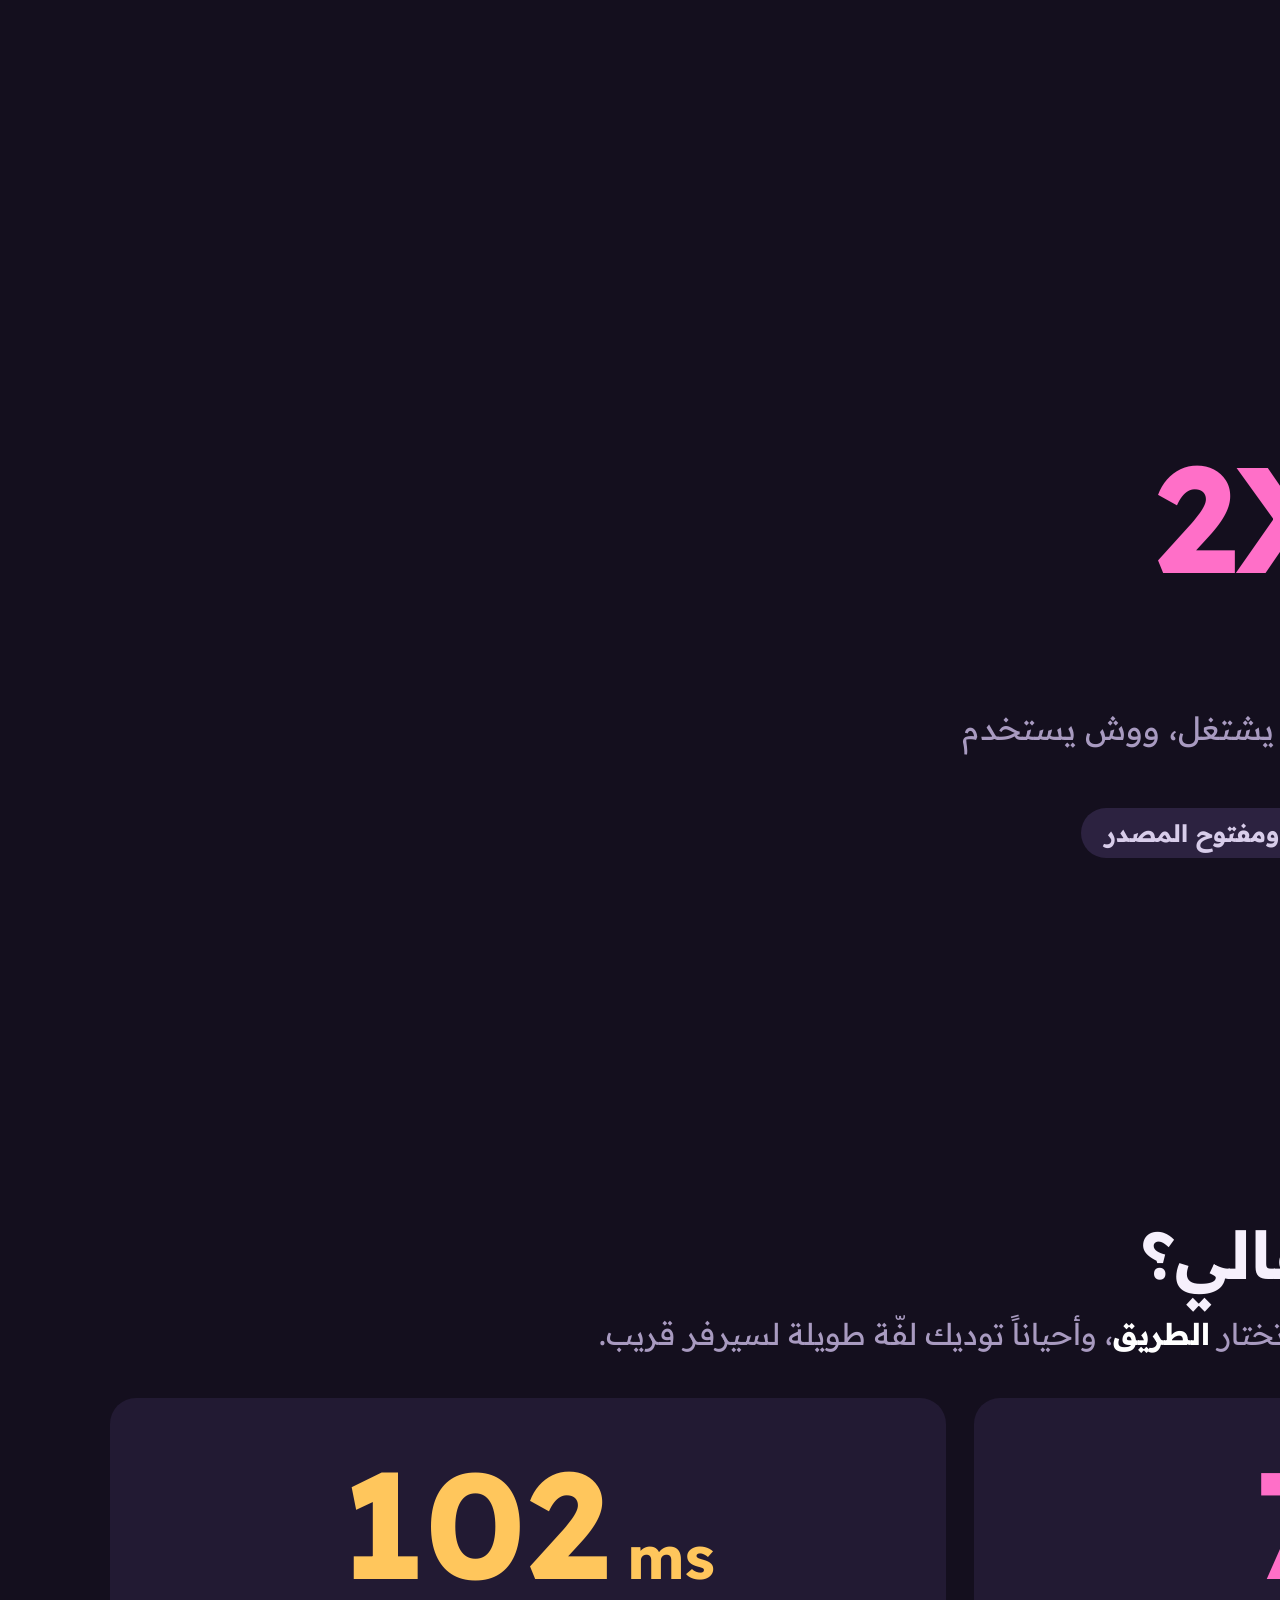
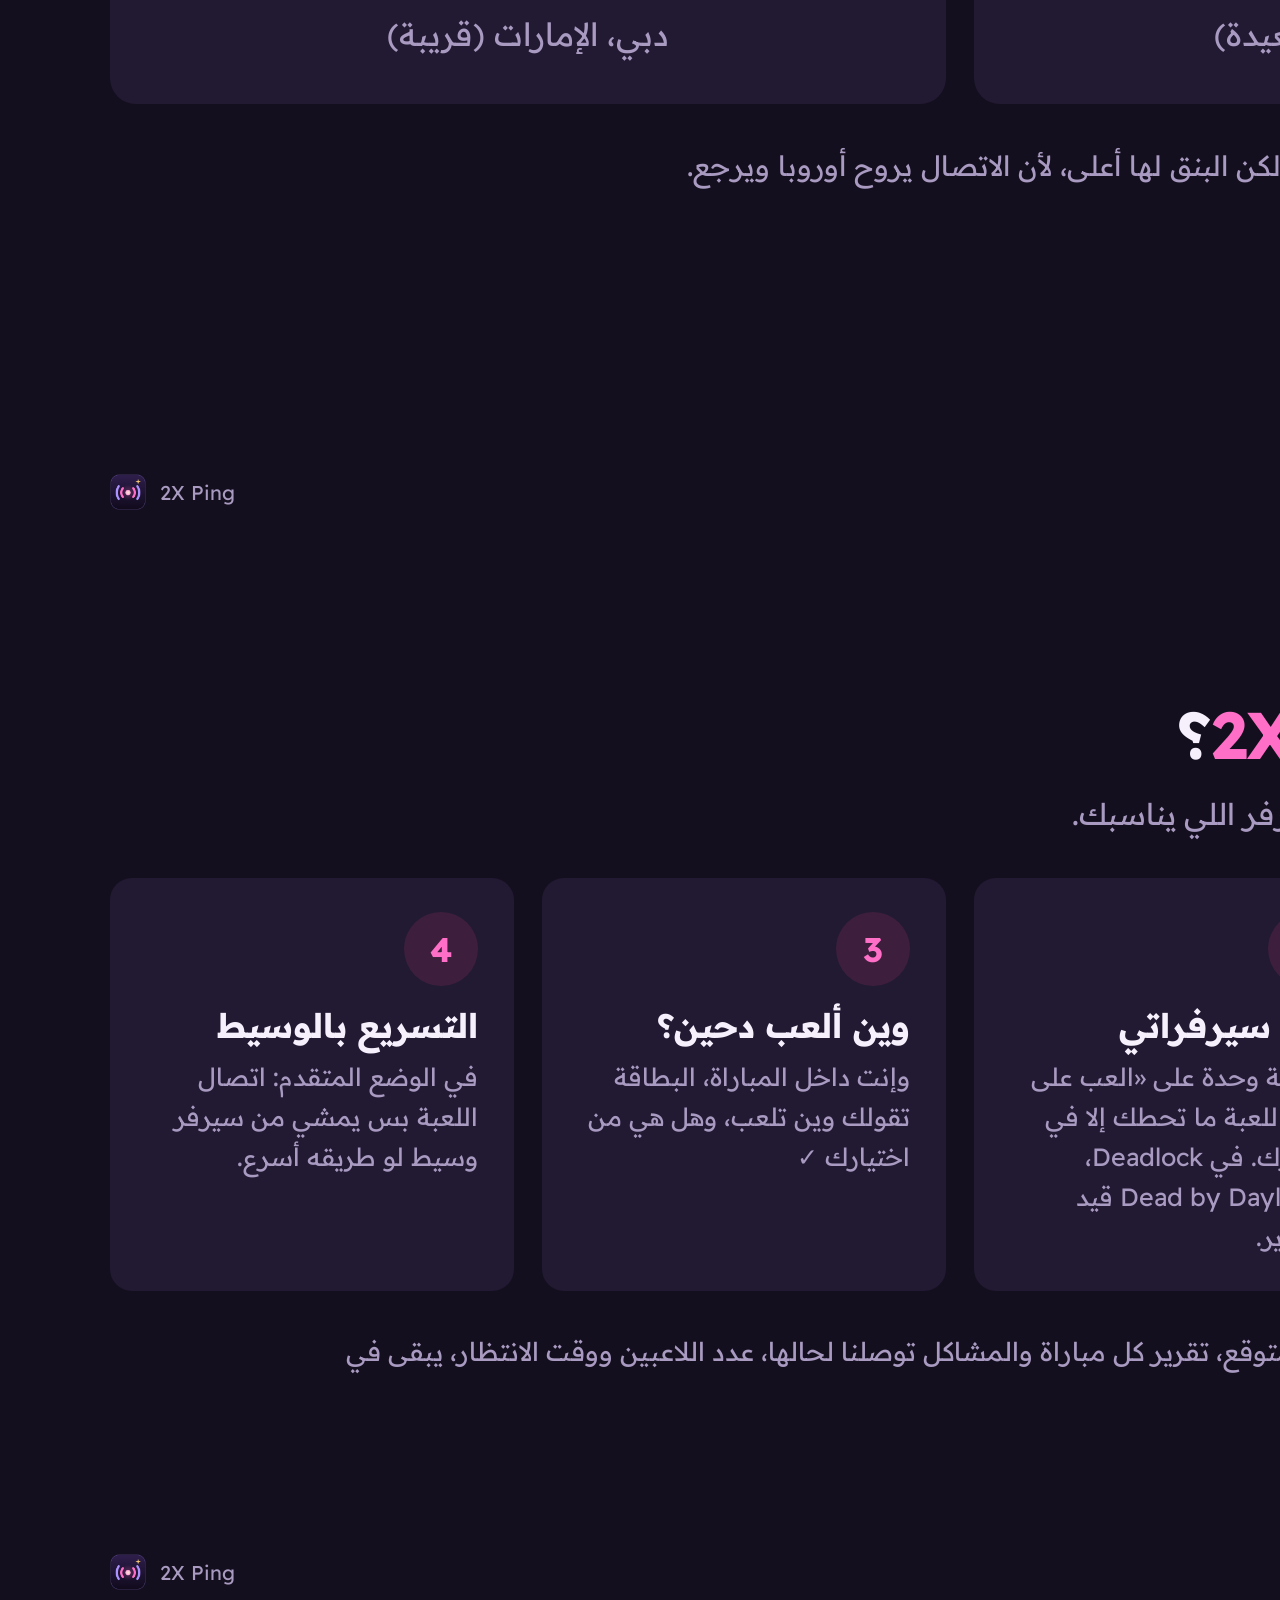
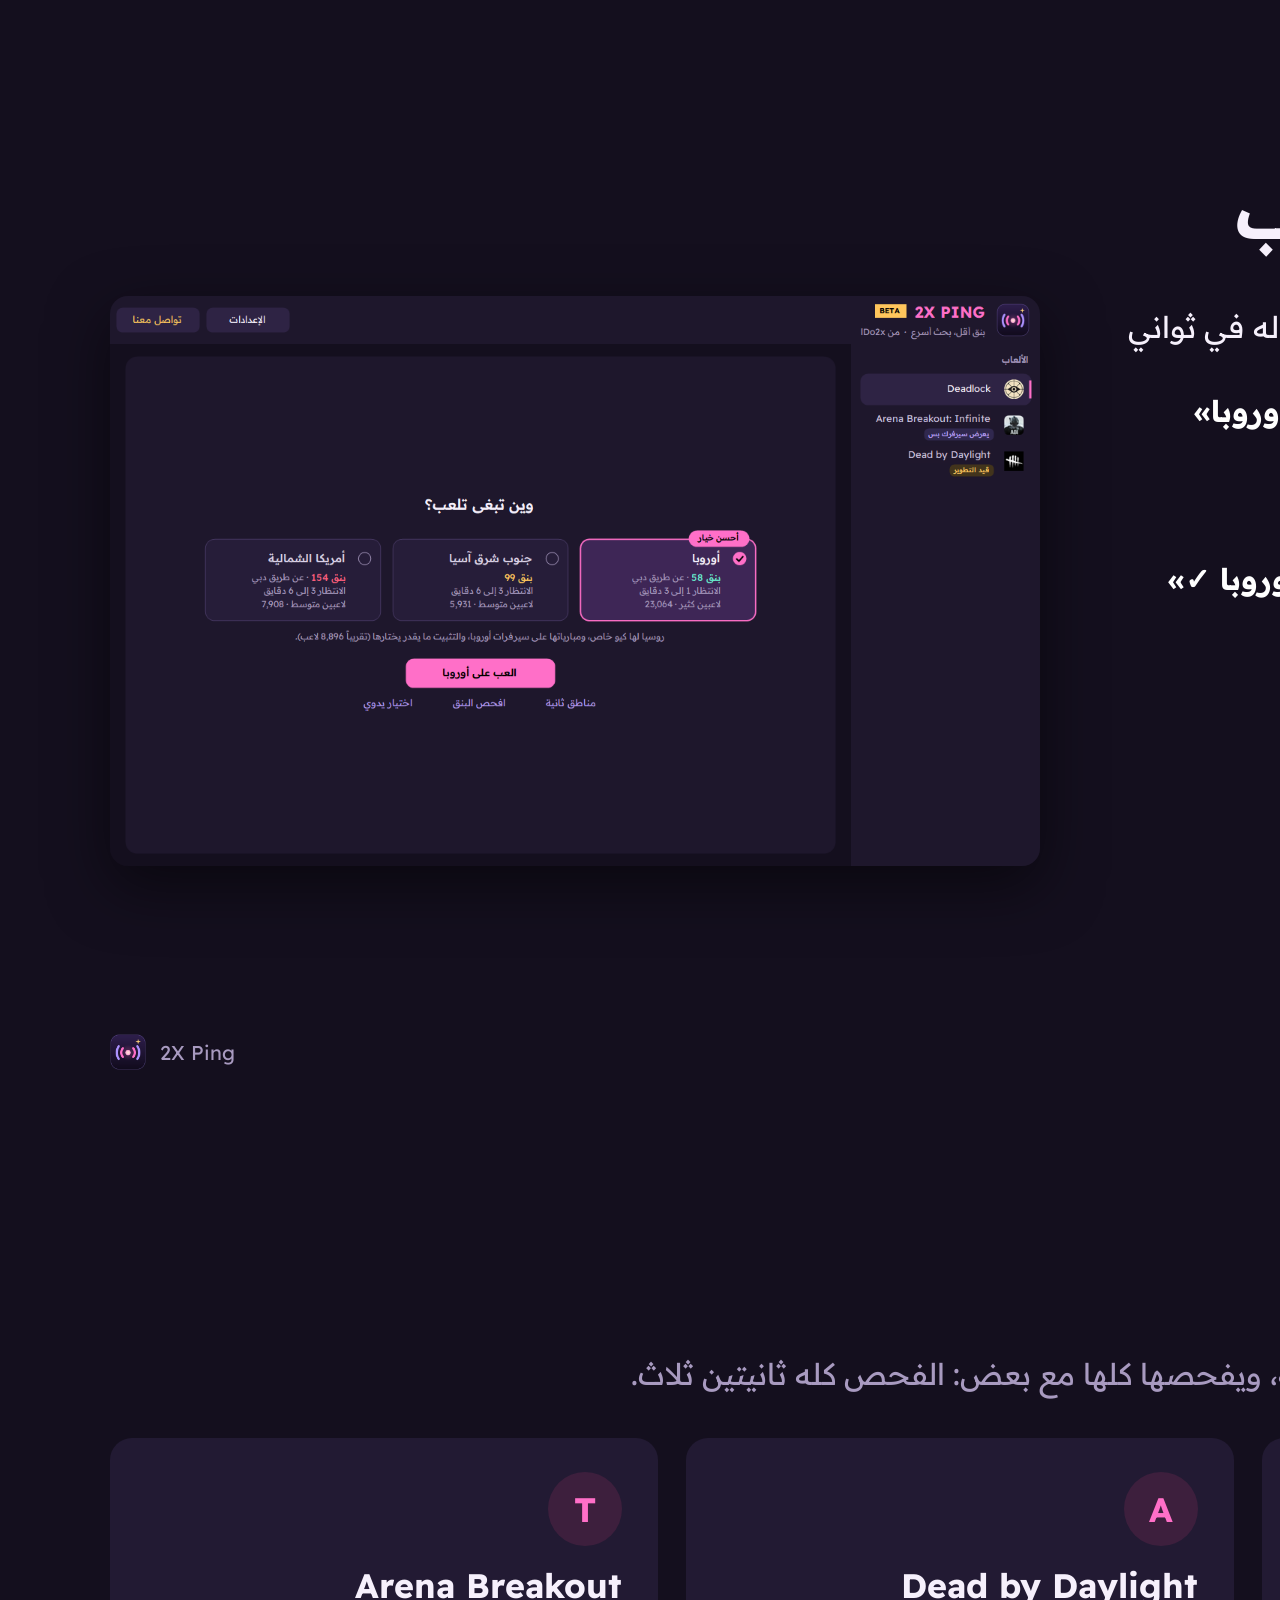
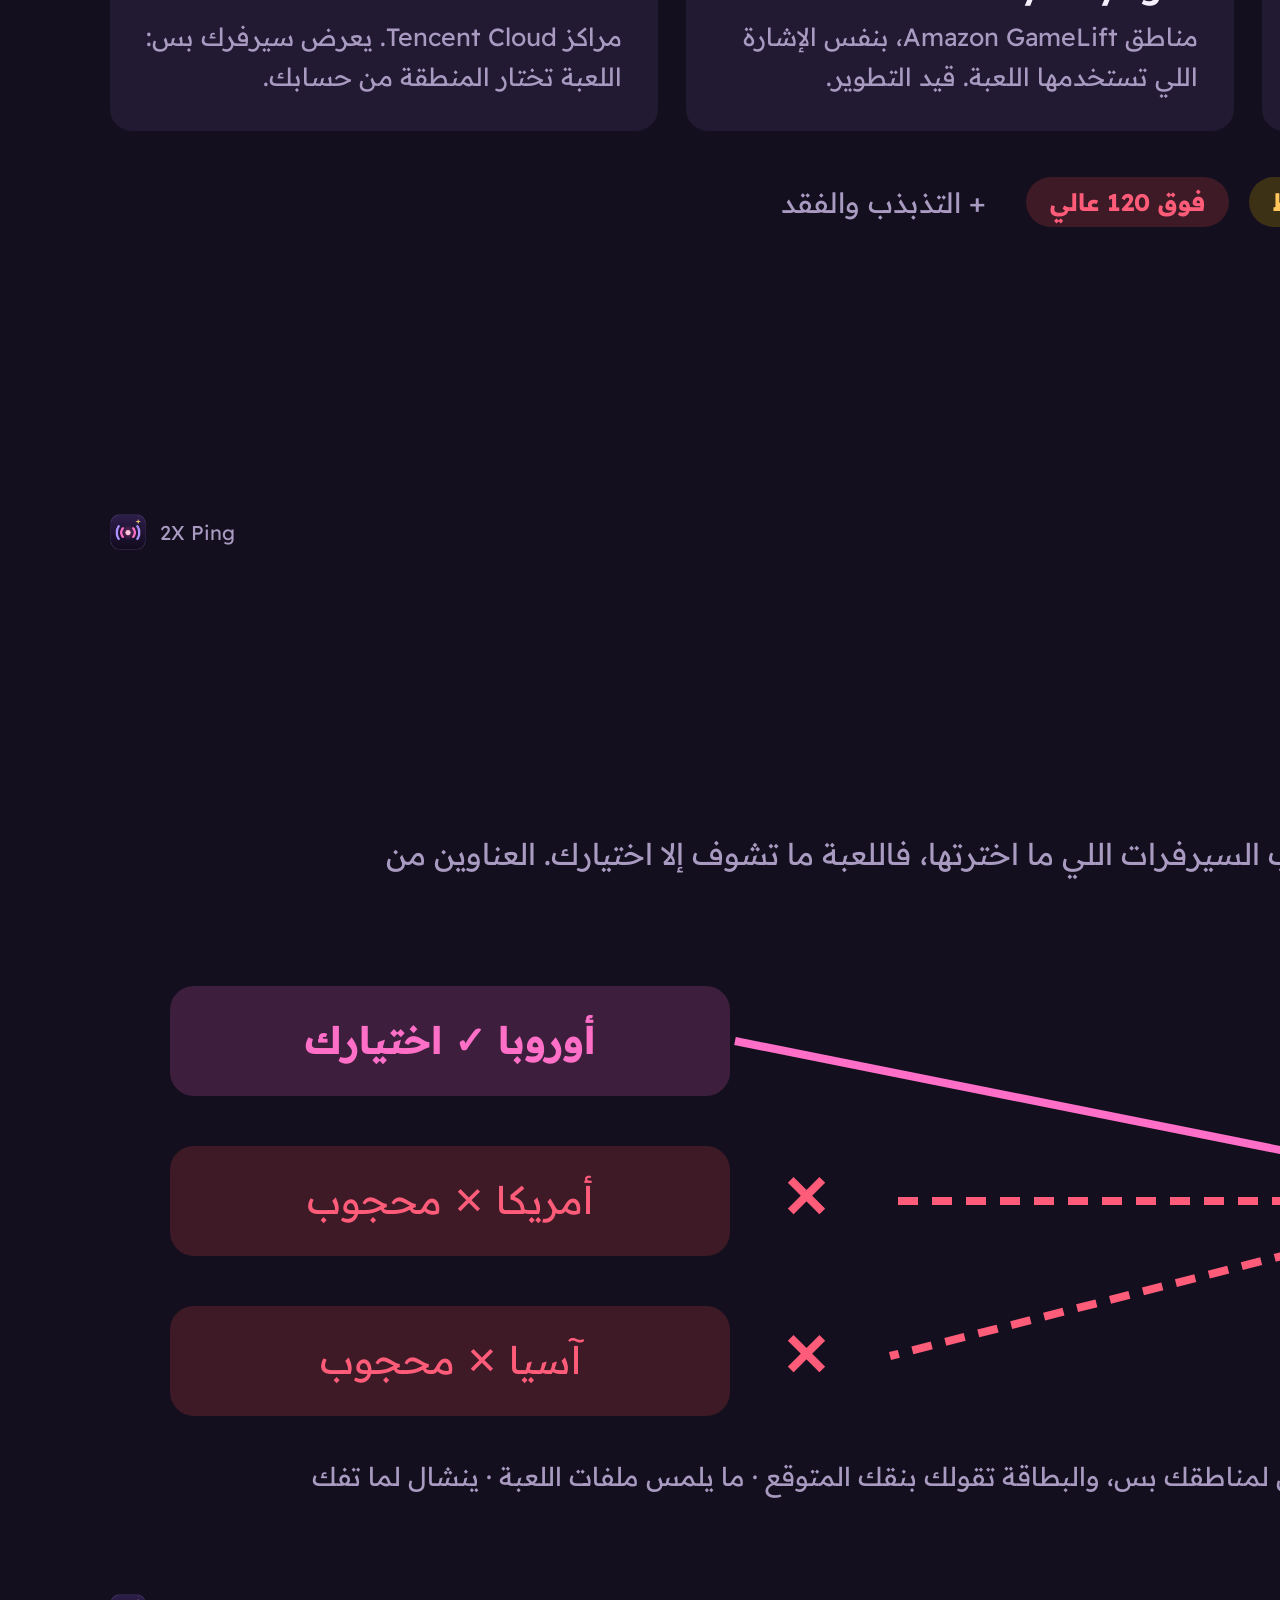
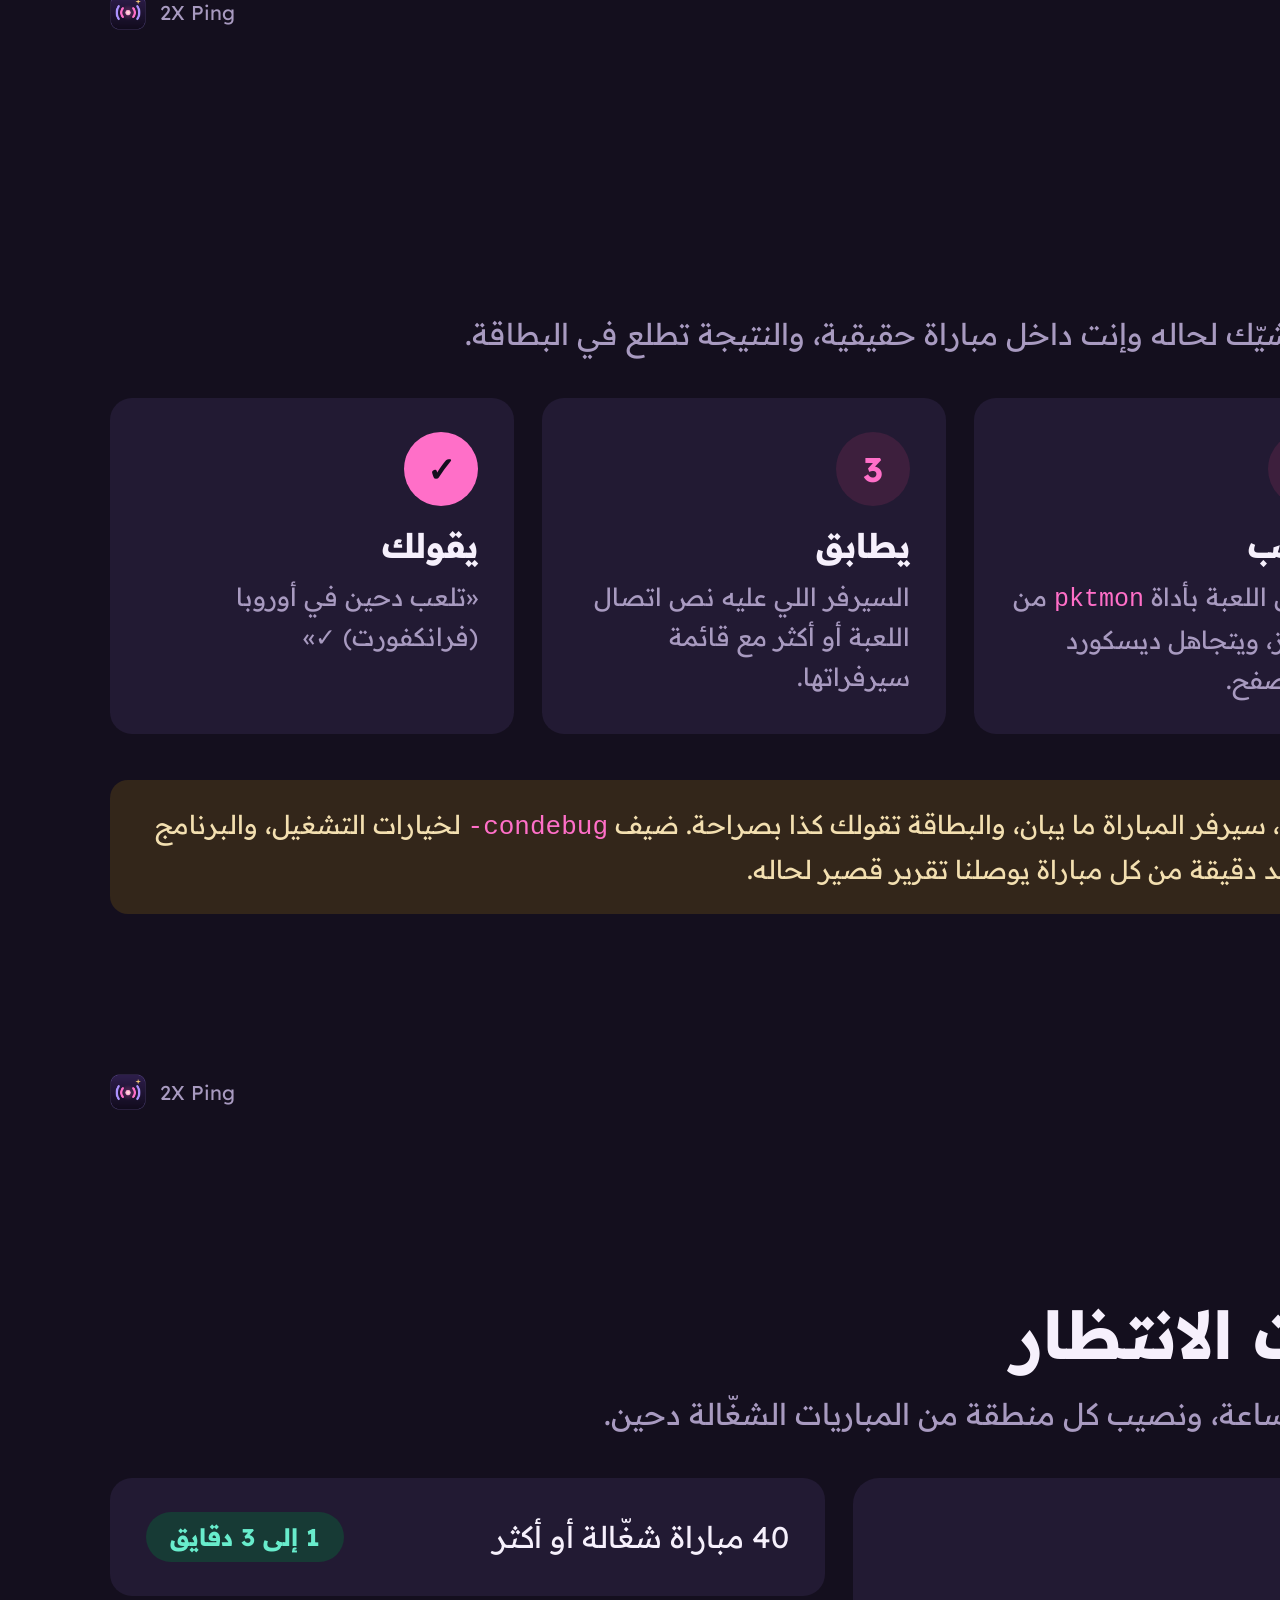
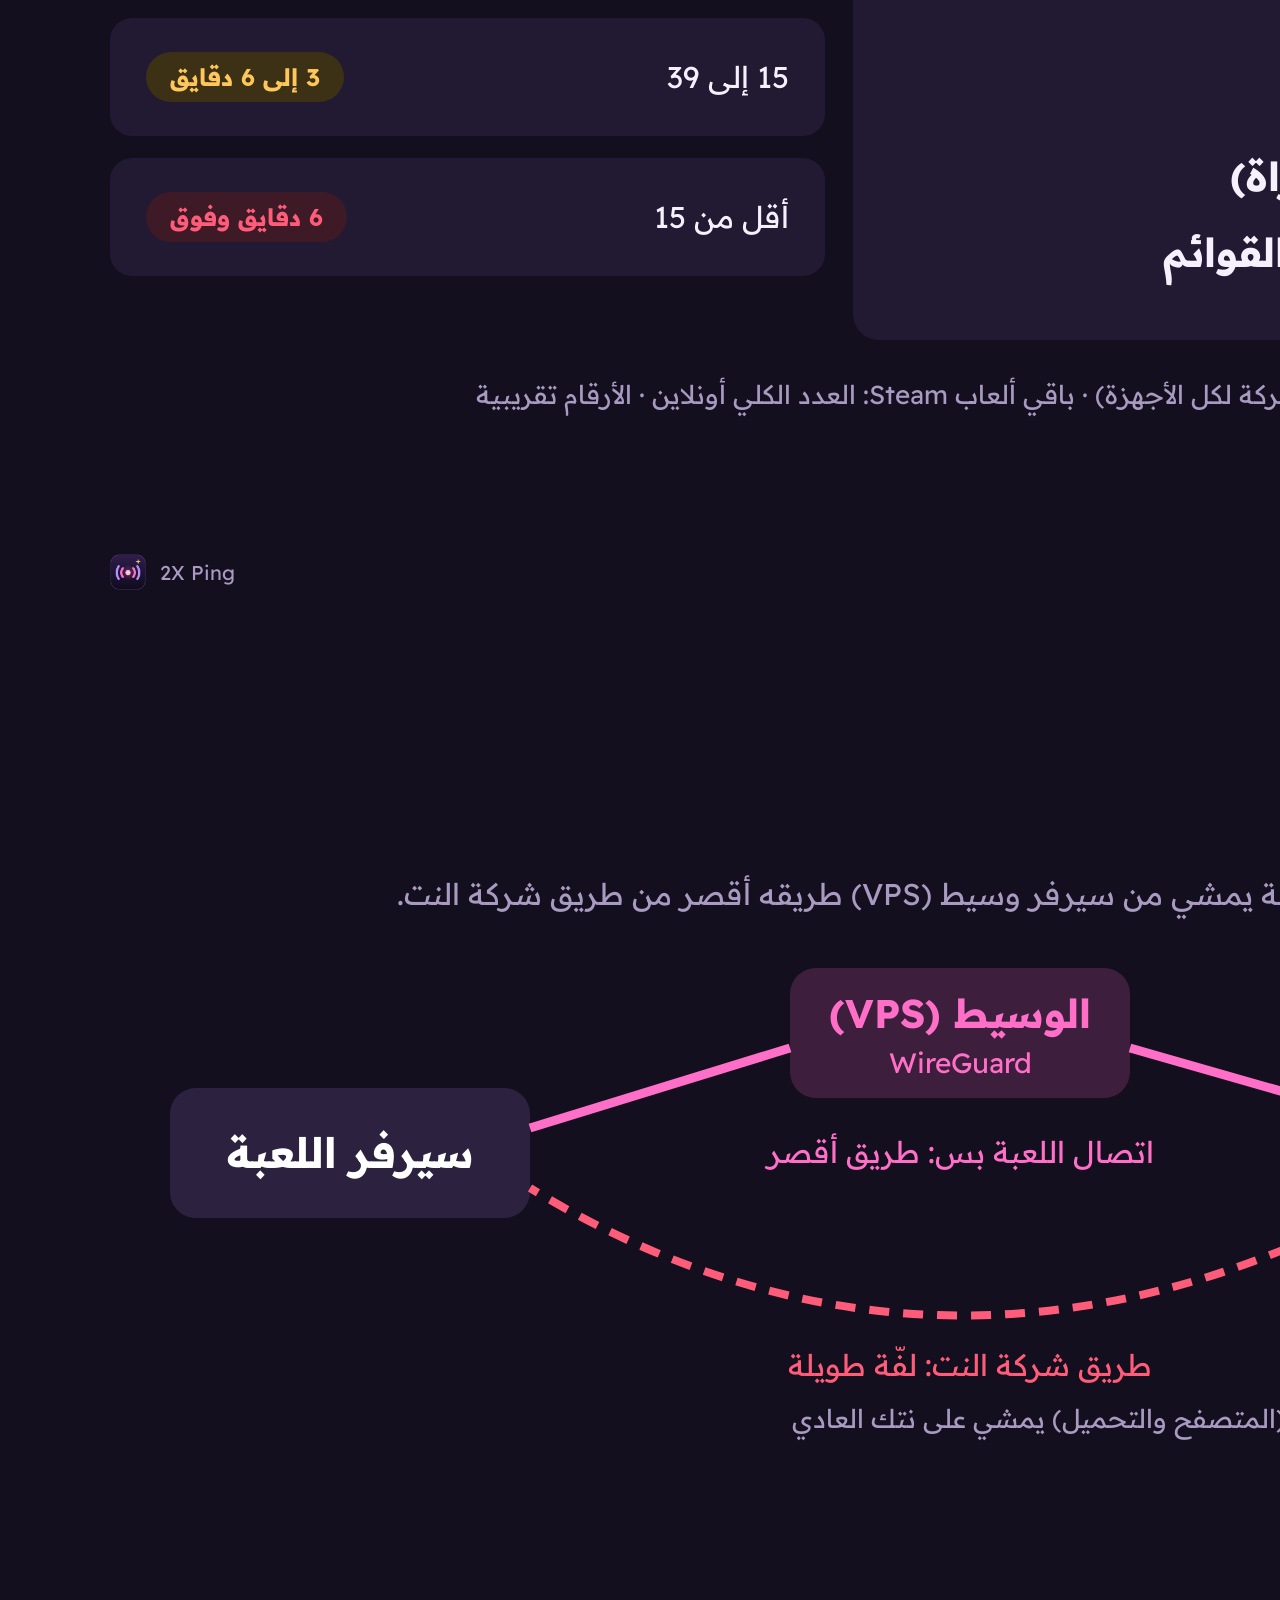
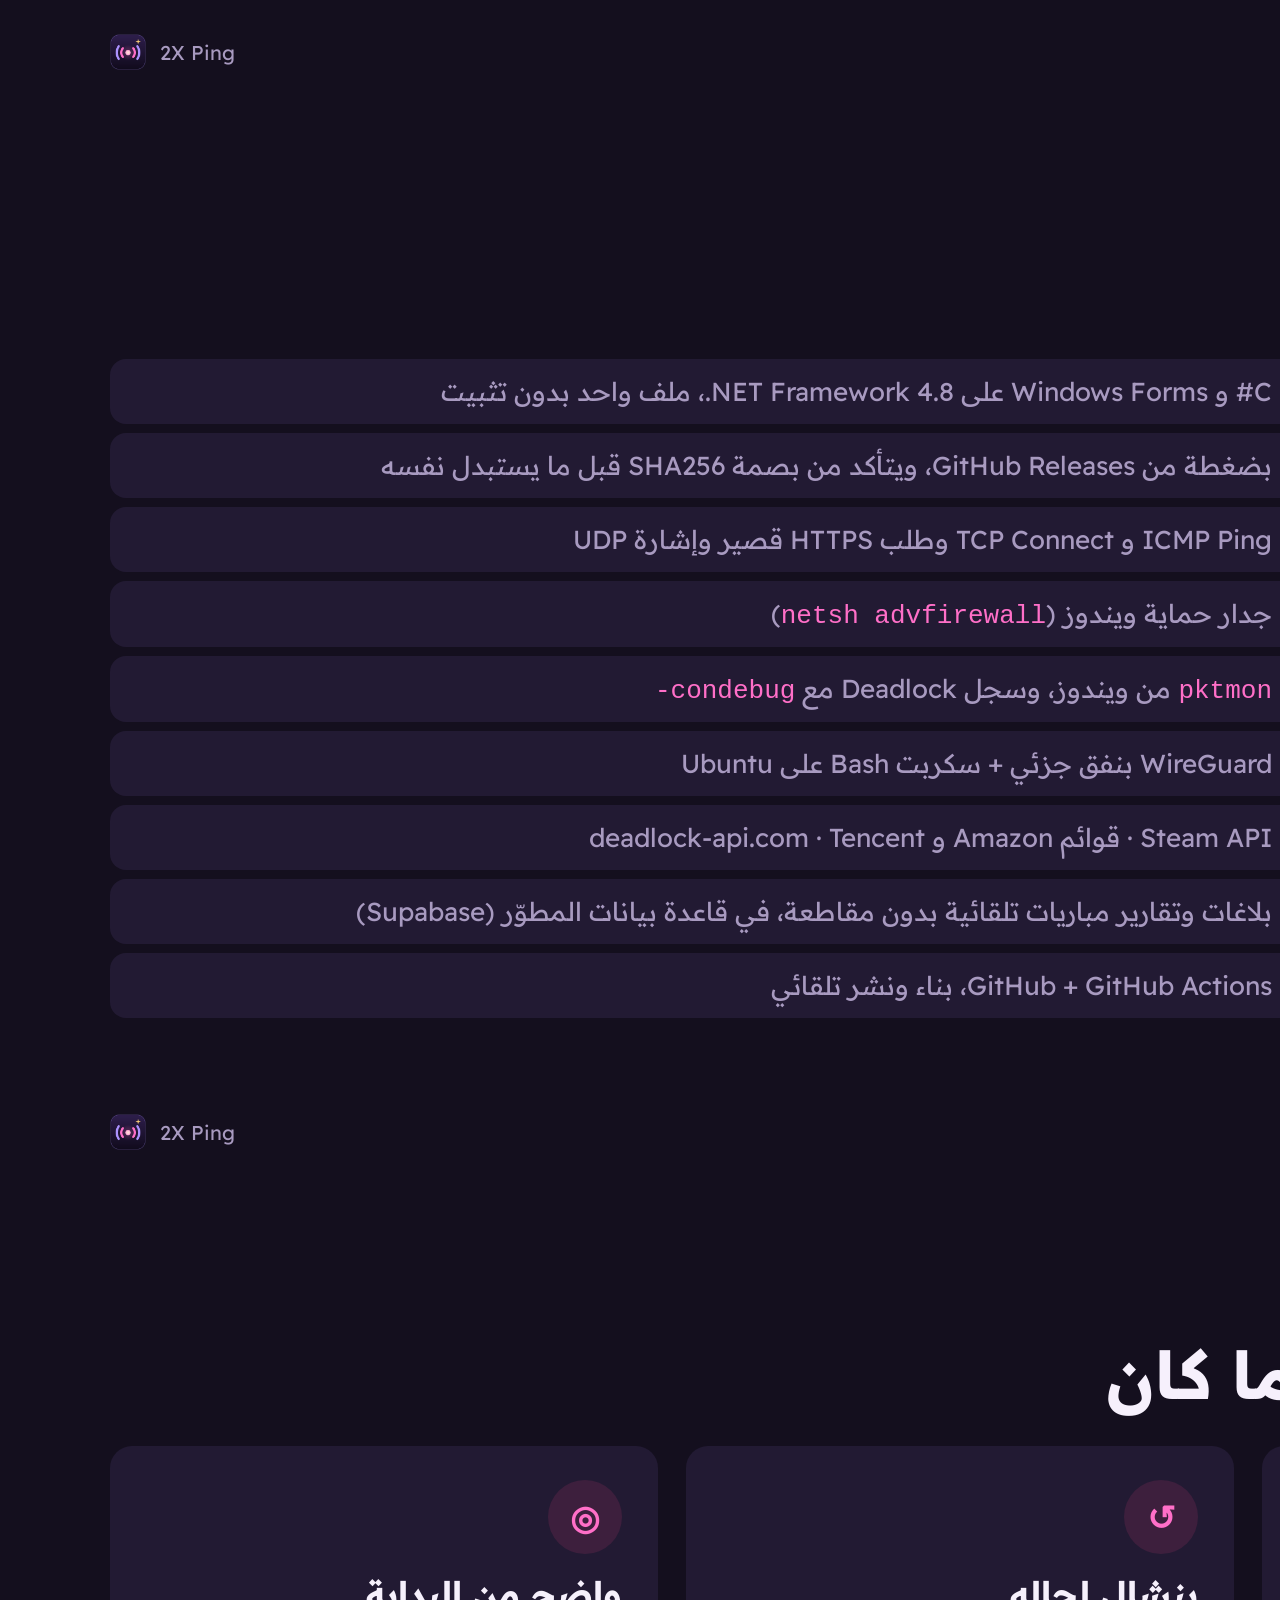
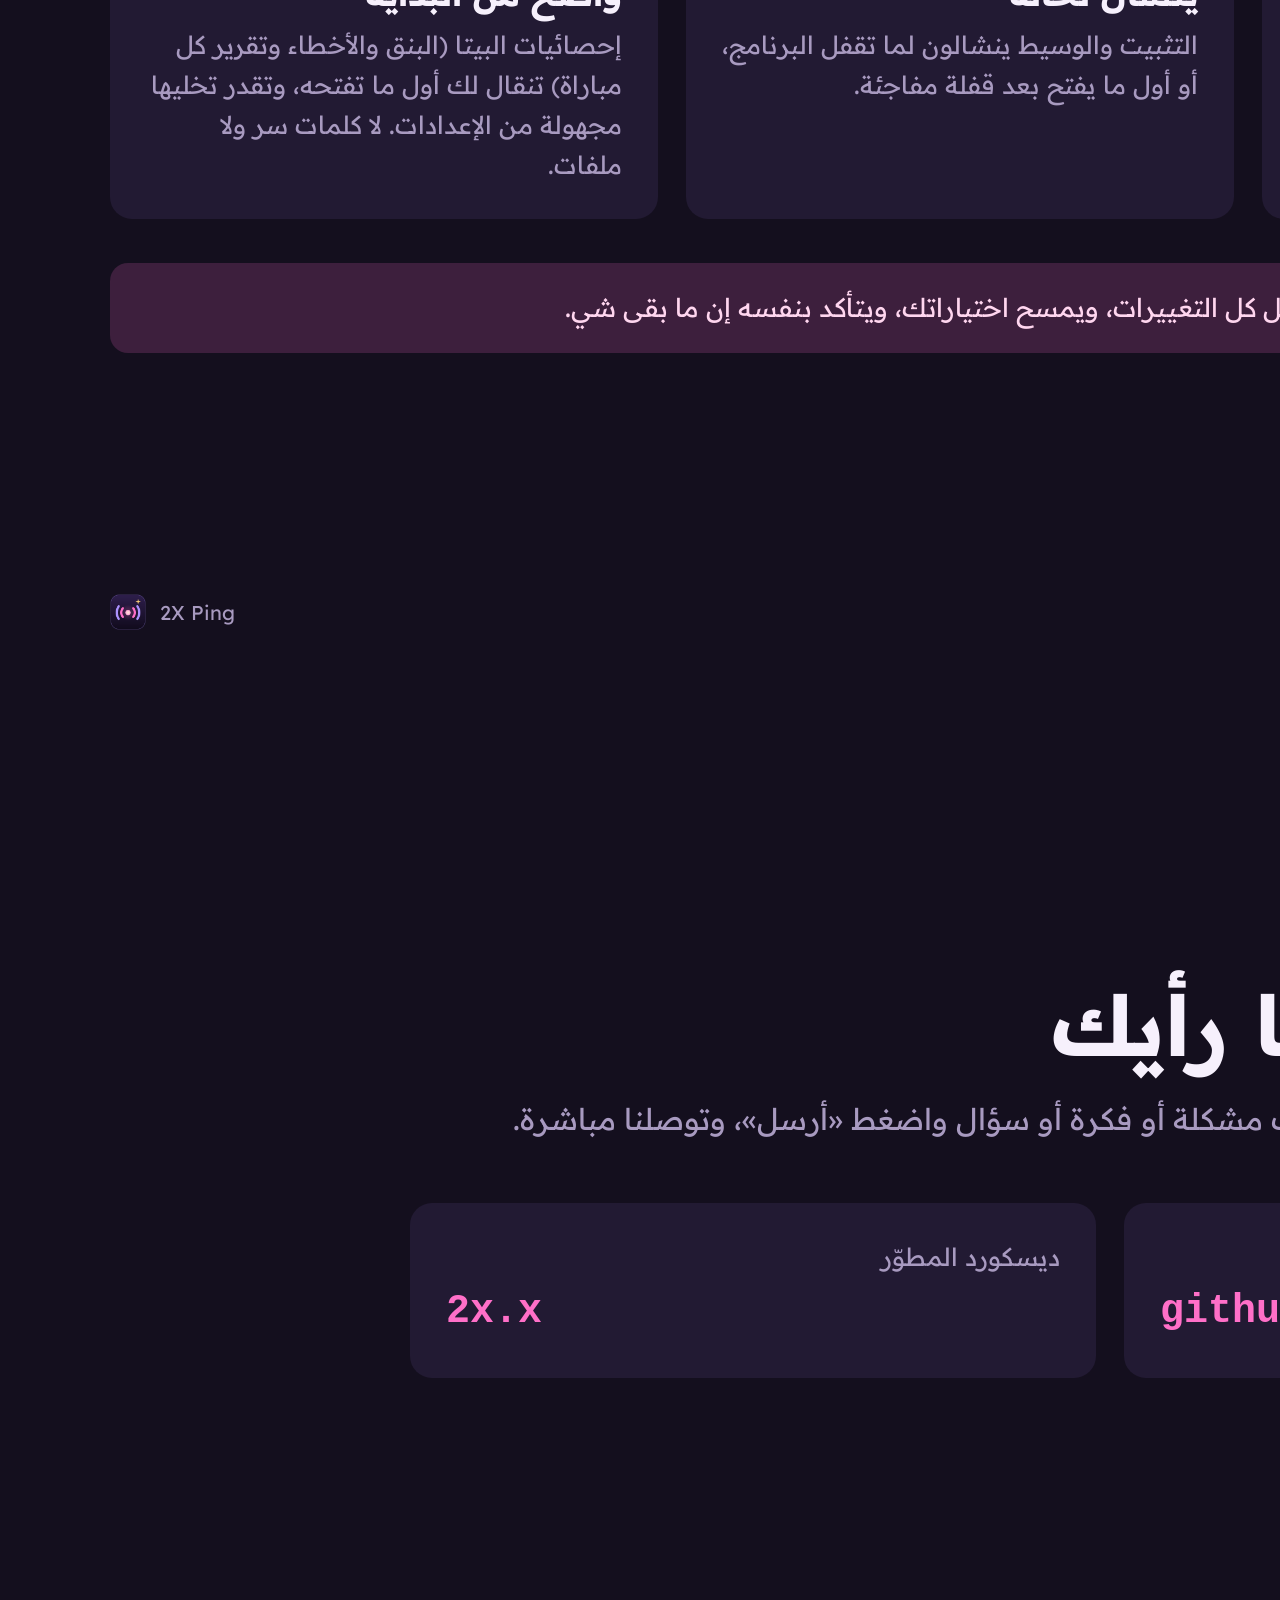
<file: docs/presentation/slides.html>
<!doctype html>
<html lang="ar" dir="rtl">
<head>
<meta charset="utf-8">
<title>2X Ping - العرض</title>
<style>
  @font-face { font-family: "Readex Pro"; font-weight: 400; src: url("../../assets/fonts/ReadexPro-Regular.ttf"); }
  @font-face { font-family: "Readex Pro"; font-weight: 500; src: url("../../assets/fonts/ReadexPro-Medium.ttf"); }
  @font-face { font-family: "Readex Pro"; font-weight: 600; src: url("../../assets/fonts/ReadexPro-SemiBold.ttf"); }
  @font-face { font-family: "Readex Pro"; font-weight: 700 900; src: url("../../assets/fonts/ReadexPro-Bold.ttf"); }
  @page { size: 1920px 1080px; margin: 0; }
  :root { --bg:#140f1e; --card:#221a33; --card2:#2c2240; --ink:#f6f0fc; --muted:#a89ac0;
          --green:#ff6fc8; --green-d:#3d1f3d; --amber:#ffc65c; --red:#ff5c7a; --red-d:#3d1a26; --aqua:#68eccc; --aqua-d:#173a35; --lav:#b69eff; }
  * { box-sizing: border-box; }
  html, body { margin: 0; background: var(--bg); }
  body { font-family: "Readex Pro", "Segoe UI", Arial, sans-serif; color: var(--ink); }
  .slide { width: 1920px; height: 1080px; position: relative; overflow: hidden; padding: 90px 110px; page-break-after: always; background: var(--bg); }
  .ltr { direction: ltr; unicode-bidi: isolate; display: inline-block; }
  h1 { font-size: 66px; margin: 0 0 14px; font-weight: 800; }
  h1 .g { color: var(--green); }
  .kicker { color: var(--green); font-size: 26px; font-weight: 700; margin-bottom: 10px; }
  .lead { color: var(--muted); font-size: 30px; margin: 0 0 40px; max-width: 1500px; line-height: 1.6; }
  .brand { position: absolute; left: 110px; bottom: 50px; display: flex; align-items: center; gap: 14px; color: var(--muted); font-size: 20px; direction: ltr; }
  .brand img { width: 36px; height: 36px; }
  .pageno { position: absolute; right: 110px; bottom: 54px; color: #5c6375; font-size: 20px; }

  .grid { display: grid; gap: 28px; }
  .g2 { grid-template-columns: 1fr 1fr; }
  .g3 { grid-template-columns: 1fr 1fr 1fr; }
  .g4 { grid-template-columns: 1fr 1fr 1fr 1fr; }
  .card { background: var(--card); border-radius: 22px; padding: 34px 36px; }
  .card h3 { font-size: 34px; margin: 18px 0 10px; }
  .card p { font-size: 25px; color: var(--muted); margin: 0; line-height: 1.6; }
  .ico { width: 74px; height: 74px; border-radius: 50%; background: var(--green-d); color: var(--green);
         display: flex; align-items: center; justify-content: center; font-size: 34px; font-weight: 800; }
  .ico.amber { background: #3d3115; color: var(--amber); }
  .ico.red { background: var(--red-d); color: var(--red); }

  .big { font-size: 150px; font-weight: 800; direction: ltr; line-height: 1; }
  .stat { background: var(--card); border-radius: 26px; padding: 50px; text-align: center; }
  .stat .l { font-size: 32px; color: var(--muted); margin-top: 16px; }
  .shot { width: 100%; border-radius: 18px; box-shadow: 0 20px 60px rgba(0,0,0,.5); }

  .steps { display: flex; flex-direction: column; gap: 22px; }
  .step { display: flex; align-items: center; gap: 24px; font-size: 30px; }
  .step .n { flex: none; width: 62px; height: 62px; border-radius: 50%; background: var(--green); color: #140f1e;
             display: flex; align-items: center; justify-content: center; font-weight: 800; font-size: 30px; }
  .step b { color: #fff; }
  .muted { color: var(--muted); }
  .chip { display: inline-block; padding: 10px 24px; border-radius: 999px; font-size: 24px; font-weight: 700; }
  .chip.g { background: var(--green-d); color: var(--green); }
  .chip.ok { background: var(--aqua-d); color: var(--aqua); }
  .chip.a { background: #3d3115; color: var(--amber); }
  .chip.r { background: var(--red-d); color: var(--red); }
  .note { background: #33261a; border-radius: 18px; padding: 24px 30px; font-size: 26px; color: #f3dfb0; line-height: 1.6; }
  .tbl { width: 100%; border-collapse: separate; border-spacing: 0 12px; font-size: 27px; }
  .tbl td { background: var(--card); padding: 22px 28px; }
  .tbl td:first-child { border-radius: 0 16px 16px 0; font-weight: 700; color: #fff; width: 30%; }
  .tbl td:last-child { border-radius: 16px 0 0 16px; color: var(--muted); }
  .tbl.tight { border-spacing: 0 9px; font-size: 26px; }
  .tbl.tight td { padding: 16px 28px; }
  .mono { font-family: Consolas, monospace; direction: ltr; unicode-bidi: isolate; color: var(--green); }
</style>
</head>
<body>

<!-- 1 cover -->
<div class="slide" style="display:flex;flex-direction:column;justify-content:center;">
  <img src="../../assets/logo.png" style="width:190px;height:190px;margin-bottom:30px;">
  <div style="font-family:'Readex Pro','Segoe UI';font-size:150px;font-weight:900;color:var(--green);direction:ltr;text-align:right;line-height:1;">2X PING</div>
  <div style="font-size:56px;font-weight:700;margin-top:24px;">بنق أقل، بحث أسرع</div>
  <div style="font-size:32px;color:var(--muted);margin-top:22px;">دليل سريع: وش يسوي البرنامج، وكيف يشتغل، ووش يستخدم</div>
  <div style="margin-top:60px;display:flex;gap:16px;">
    <span class="chip a">بيتا ‎0.13.0‎</span>
    <span class="chip g">من تطوير lDo2x</span>
    <span class="chip" style="background:#2c2240;color:#d8cdea;">مجاني ومفتوح المصدر</span>
  </div>
</div>

<!-- 2 problem -->
<div class="slide">
  <div class="kicker">المشكلة</div>
  <h1>ليش البنق يطلع عالي؟</h1>
  <p class="lead">المسافة مو كل شي. شركة النت هي اللي تختار <b style="color:#fff">الطريق</b>، وأحياناً توديك لفّة طويلة لسيرفر قريب.</p>
  <div class="grid g2" style="margin-top:20px;">
    <div class="stat"><div class="big" style="color:var(--green)">78<span style="font-size:60px"> ms</span></div><div class="l">فرانكفورت، ألمانيا (بعيدة)</div></div>
    <div class="stat"><div class="big" style="color:var(--amber)">102<span style="font-size:60px"> ms</span></div><div class="l">دبي، الإمارات (قريبة)</div></div>
  </div>
  <p class="lead" style="margin-top:40px;font-size:28px;">فحص حقيقي على جهاز المطوّر: دبي أقرب، لكن البنق لها أعلى، لأن الاتصال يروح أوروبا ويرجع.</p>
  <div class="brand"><img src="../../assets/logo.png">2X Ping</div><div class="pageno">2</div>
</div>

<!-- 3 solution -->
<div class="slide">
  <div class="kicker">الحل</div>
  <h1>وش يسوي <span class="g ltr">2X Ping</span>؟</h1>
  <p class="lead">أربع أدوات بسيطة تخليك تلعب على السيرفر اللي يناسبك.</p>
  <div class="grid g4">
    <div class="card"><div class="ico">1</div><h3>افحص البنق</h3><p>يقيس البنق لكل مناطق اللعبة، ويرتّبها من الأقرب للأبعد.</p></div>
    <div class="card"><div class="ico">2</div><h3>ثبّت سيرفراتي</h3><p>ضغطة وحدة على «العب على ...»، واللعبة ما تحطك إلا في اختيارك. في Deadlock، وDead by Daylight قيد التطوير.</p></div>
    <div class="card"><div class="ico">3</div><h3>وين ألعب دحين؟</h3><p>وإنت داخل المباراة، البطاقة تقولك وين تلعب، وهل هي من اختيارك ✓</p></div>
    <div class="card"><div class="ico">4</div><h3>التسريع بالوسيط</h3><p>في الوضع المتقدم: اتصال اللعبة بس يمشي من سيرفر وسيط لو طريقه أسرع.</p></div>
  </div>
  <p class="lead" style="margin-top:40px;font-size:26px;">ومعها: بطاقة وحدة تقولك وش يصير وبنقك المتوقع، تقرير كل مباراة والمشاكل توصلنا لحالها، عدد اللاعبين ووقت الانتظار، يبقى في شريط المهام، وتحديث بضغطة.</p>
  <div class="brand"><img src="../../assets/logo.png">2X Ping</div><div class="pageno">3</div>
</div>

<!-- 4 how to use -->
<div class="slide">
  <div class="kicker">الاستخدام</div>
  <h1>أربع خطوات وتلعب</h1>
  <div style="display:flex;gap:60px;margin-top:40px;align-items:flex-start;">
    <div class="steps" style="flex:1;">
      <div class="step"><span class="n">1</span><span><b>اختار لعبتك</b>، والبرنامج يفحص لحاله في ثواني</span></div>
      <div class="step"><span class="n">2</span><span>علّم منطقتك واضغط <b>«العب على أوروبا»</b></span></div>
      <div class="step"><span class="n">3</span><span><b>اقفل اللعبة وافتحها</b> ودوّر مباراة</span></div>
      <div class="step"><span class="n">4</span><span>البطاقة تقولك <b>«تلعب دحين في أوروبا ✓»</b></span></div>
    </div>
    <img class="shot" src="../screenshot-ar.png" style="width:930px;">
  </div>
  <div class="brand"><img src="../../assets/logo.png">2X Ping</div><div class="pageno">4</div>
</div>

<!-- 5 ping test -->
<div class="slide">
  <div class="kicker">كيف يشتغل · 1</div>
  <h1>افحص البنق</h1>
  <p class="lead">يجيب قائمة السيرفرات الرسمية لكل لعبة، ويفحصها كلها مع بعض: الفحص كله ثانيتين ثلاث.</p>
  <div class="grid g3">
    <div class="card"><div class="ico">V</div><h3>Deadlock</h3><p>قائمة Valve الحية من Steam، ويحسب أقصر طريق لكل منطقة داخل شبكة Valve.</p></div>
    <div class="card"><div class="ico">A</div><h3>Dead by Daylight</h3><p>مناطق Amazon GameLift، بنفس الإشارة اللي تستخدمها اللعبة. قيد التطوير.</p></div>
    <div class="card"><div class="ico">T</div><h3 class="ltr">Arena Breakout</h3><p>مراكز Tencent Cloud. يعرض سيرفرك بس: اللعبة تختار المنطقة من حسابك.</p></div>
  </div>
  <div style="display:flex;gap:20px;margin-top:46px;align-items:center;font-size:28px;">
    <span class="chip ok">أقل من 60 ms ممتاز</span>
    <span class="chip a">60 إلى 120 متوسط</span>
    <span class="chip r">فوق 120 عالي</span>
    <span class="muted" style="margin-right:20px;">+ التذبذب والفقد</span>
  </div>
  <div class="brand"><img src="../../assets/logo.png">2X Ping</div><div class="pageno">5</div>
</div>

<!-- 6 lock -->
<div class="slide">
  <div class="kicker">كيف يشتغل · 2</div>
  <h1>ثبّت سيرفراتي</h1>
  <p class="lead">يحط قواعد في <b style="color:#fff">جدار حماية ويندوز</b> تحجب السيرفرات اللي ما اخترتها، فاللعبة ما تشوف إلا اختيارك. العناوين من القوائم الرسمية وتتحدّث لحالها كل يوم.</p>
  <svg width="1700" height="470" viewBox="0 0 1700 470" style="display:block;margin:0 auto;" font-family="Readex Pro, Segoe UI, Arial">
    <rect x="1250" y="160" width="400" height="150" rx="26" fill="#221a33"/>
    <text x="1450" y="225" fill="#fff" font-size="44" text-anchor="middle" font-weight="700">جهازك</text>
    <text x="1450" y="275" fill="#a89ac0" font-size="28" text-anchor="middle">+ جدار حماية ويندوز</text>
    <rect x="60" y="20" width="560" height="110" rx="24" fill="#3d1f3d"/>
    <text x="340" y="88" fill="#ff6fc8" font-size="38" text-anchor="middle" font-weight="700">أوروبا ✓  اختيارك</text>
    <rect x="60" y="180" width="560" height="110" rx="24" fill="#3d1a26"/>
    <text x="340" y="248" fill="#ff5c7a" font-size="38" text-anchor="middle">أمريكا  ✕  محجوب</text>
    <rect x="60" y="340" width="560" height="110" rx="24" fill="#3d1a26"/>
    <text x="340" y="408" fill="#ff5c7a" font-size="38" text-anchor="middle">آسيا  ✕  محجوب</text>
    <line x1="1250" y1="200" x2="625" y2="75" stroke="#ff6fc8" stroke-width="8"/>
    <line x1="1250" y1="235" x2="780" y2="235" stroke="#ff5c7a" stroke-width="8" stroke-dasharray="20 14"/>
    <line x1="1250" y1="270" x2="780" y2="390" stroke="#ff5c7a" stroke-width="8" stroke-dasharray="20 14"/>
    <text x="720" y="252" fill="#ff5c7a" font-size="58" font-weight="800">✕</text>
    <text x="720" y="410" fill="#ff5c7a" font-size="58" font-weight="800">✕</text>
  </svg>
  <p class="lead" style="font-size:26px;margin-top:20px;">Deadlock: مدخل زي دبي يبقى مفتوح لو يوصل لمناطقك بس، والبطاقة تقولك بنقك المتوقع · ما يلمس ملفات اللعبة · ينشال لما تفك التثبيت أو تقفل البرنامج</p>
  <div class="brand"><img src="../../assets/logo.png">2X Ping</div><div class="pageno">6</div>
</div>

<!-- 7 which server -->
<div class="slide">
  <div class="kicker">كيف يشتغل · 3</div>
  <h1>وين ألعب دحين؟</h1>
  <p class="lead">الدليل بعينك إن التثبيت شغّال: البرنامج يشيّك لحاله وإنت داخل مباراة حقيقية، والنتيجة تطلع في البطاقة.</p>
  <div class="grid g4" style="margin-top:10px;">
    <div class="card"><div class="ico">1</div><h3>يتأكد</h3><p>إن اللعبة مفتوحة، ويعرف المنافذ اللي فاتحتها هي بس.</p></div>
    <div class="card"><div class="ico">2</div><h3>يراقب</h3><p>اتصال اللعبة بأداة <span class="mono">pktmon</span> من ويندوز، ويتجاهل ديسكورد والمتصفح.</p></div>
    <div class="card"><div class="ico">3</div><h3>يطابق</h3><p>السيرفر اللي عليه نص اتصال اللعبة أو أكثر مع قائمة سيرفراتها.</p></div>
    <div class="card"><div class="ico" style="background:var(--green);color:#140f1e;">✓</div><h3>يقولك</h3><p>«تلعب دحين في أوروبا (فرانكفورت) ✓»</p></div>
  </div>
  <div class="note" style="margin-top:46px;">Deadlock: لو اللعبة داخلة من وسيط زي دبي، سيرفر المباراة ما يبان، والبطاقة تقولك كذا بصراحة. ضيف <span class="mono">-condebug</span> لخيارات التشغيل، والبرنامج يقرا سجل اللعبة ويعرف المدينة بالضبط. وبعد دقيقة من كل مباراة يوصلنا تقرير قصير لحاله.</div>
  <div class="brand"><img src="../../assets/logo.png">2X Ping</div><div class="pageno">7</div>
</div>

<!-- 8 players -->
<div class="slide">
  <div class="kicker">كيف يشتغل · 4</div>
  <h1>عدد اللاعبين ووقت الانتظار</h1>
  <p class="lead">الرقم الكلي من كل مباريات اليوم حسب الساعة، ونصيب كل منطقة من المباريات الشغّالة دحين.</p>
  <div style="display:flex;gap:28px;align-items:stretch;">
    <div class="stat" style="flex:1.2;text-align:right;">
      <div style="font-size:30px;color:var(--muted);margin-bottom:20px;">المعادلة</div>
      <div style="font-size:40px;line-height:1.9;font-weight:700;">المباريات في الساعة<br><span style="color:var(--green)">× 12 لاعب</span><br><span style="color:var(--green)">× 32 دقيقة</span> (متوسط المباراة)<br><span style="color:var(--green)">× زحمة الساعة</span> + اللي في القوائم</div>
    </div>
    <div style="flex:1;display:flex;flex-direction:column;gap:22px;">
      <div class="card" style="display:flex;justify-content:space-between;align-items:center;"><span style="font-size:30px;">40 مباراة شغّالة أو أكثر</span><span class="chip ok">1 إلى 3 دقايق</span></div>
      <div class="card" style="display:flex;justify-content:space-between;align-items:center;"><span style="font-size:30px;">15 إلى 39</span><span class="chip a">3 إلى 6 دقايق</span></div>
      <div class="card" style="display:flex;justify-content:space-between;align-items:center;"><span style="font-size:30px;">أقل من 15</span><span class="chip r">6 دقايق وفوق</span></div>
    </div>
  </div>
  <p class="lead" style="margin-top:34px;font-size:26px;">المصدر: <span class="ltr">deadlock-api.com</span> (نسخة وحدة مشتركة لكل الأجهزة) · باقي ألعاب Steam: العدد الكلي أونلاين · الأرقام تقريبية</p>
  <div class="brand"><img src="../../assets/logo.png">2X Ping</div><div class="pageno">8</div>
</div>

<!-- 9 relay -->
<div class="slide">
  <div class="kicker">كيف يشتغل · 5 · الوضع المتقدم</div>
  <h1>التسريع بالوسيط</h1>
  <p class="lead">الطريقة اللي <b style="color:#fff">تنزّل البنق فعلاً</b>: اتصال اللعبة يمشي من سيرفر وسيط (VPS) طريقه أقصر من طريق شركة النت.</p>
  <svg width="1700" height="430" viewBox="0 0 1700 430" style="display:block;margin:0 auto;" font-family="Readex Pro, Segoe UI, Arial">
    <rect x="1300" y="130" width="340" height="130" rx="26" fill="#221a33"/>
    <text x="1470" y="210" fill="#fff" font-size="44" text-anchor="middle" font-weight="700">جهازك</text>
    <rect x="680" y="10" width="340" height="130" rx="26" fill="#3d1f3d"/>
    <text x="850" y="70" fill="#ff6fc8" font-size="40" text-anchor="middle" font-weight="700">الوسيط (VPS)</text>
    <text x="850" y="115" fill="#ff6fc8" font-size="28" text-anchor="middle">WireGuard</text>
    <rect x="60" y="130" width="360" height="130" rx="26" fill="#2c2240"/>
    <text x="240" y="210" fill="#fff" font-size="42" text-anchor="middle" font-weight="700">سيرفر اللعبة</text>
    <path d="M1300 170 L1020 90" stroke="#ff6fc8" stroke-width="9" fill="none"/>
    <path d="M680 90 L420 170" stroke="#ff6fc8" stroke-width="9" fill="none"/>
    <text x="850" y="205" fill="#ff6fc8" font-size="30" text-anchor="middle">اتصال اللعبة بس: طريق أقصر</text>
    <path d="M1300 230 C 1000 400, 700 400, 420 230" stroke="#ff5c7a" stroke-width="8" fill="none" stroke-dasharray="20 14"/>
    <text x="860" y="418" fill="#ff5c7a" font-size="30" text-anchor="middle">طريق شركة النت: لفّة طويلة</text>
  </svg>
  <p class="lead" style="font-size:26px;margin-top:10px;">تجهّزه بأمر واحد (<span class="mono">setup-relay.sh</span>) · الباقي (المتصفح والتحميل) يمشي على نتك العادي</p>
  <div class="brand"><img src="../../assets/logo.png">2X Ping</div><div class="pageno">9</div>
</div>

<!-- 10 tech -->
<div class="slide">
  <div class="kicker">التقنيات</div>
  <h1>وش يستخدم</h1>
  <table class="tbl tight" style="margin-top:6px;">
    <tr><td>البرنامج</td><td>C# و Windows Forms على ‎.NET Framework 4.8‎، ملف واحد بدون تثبيت</td></tr>
    <tr><td>التحديث</td><td>بضغطة من GitHub Releases، ويتأكد من بصمة SHA256 قبل ما يستبدل نفسه</td></tr>
    <tr><td>قياس البنق</td><td>ICMP Ping و TCP Connect وطلب HTTPS قصير وإشارة UDP</td></tr>
    <tr><td>تثبيت السيرفرات</td><td>جدار حماية ويندوز (<span class="mono">netsh advfirewall</span>)</td></tr>
    <tr><td>معرفة السيرفر</td><td><span class="mono">pktmon</span> من ويندوز، وسجل Deadlock مع <span class="mono">-condebug</span></td></tr>
    <tr><td>الوسيط</td><td>WireGuard بنفق جزئي + سكربت Bash على Ubuntu</td></tr>
    <tr><td>البيانات</td><td><span class="ltr">Steam API</span> · قوائم <span class="ltr">Amazon</span> و <span class="ltr">Tencent</span> · <span class="ltr">deadlock-api.com</span></td></tr>
    <tr><td>المشاكل والإحصائيات</td><td>بلاغات وتقارير مباريات تلقائية بدون مقاطعة، في قاعدة بيانات المطوّر (Supabase)</td></tr>
    <tr><td>النشر</td><td>GitHub + GitHub Actions، بناء ونشر تلقائي</td></tr>
  </table>
  <div class="brand"><img src="../../assets/logo.png">2X Ping</div><div class="pageno">10</div>
</div>

<!-- 11 safety -->
<div class="slide">
  <div class="kicker">الأمان والخصوصية</div>
  <h1>كل شي يرجع زي ما كان</h1>
  <div class="grid g3" style="margin-top:30px;">
    <div class="card"><div class="ico">✕</div><h3>ما يلمس اللعبة</h3><p>لا يعدّل ملفات ولا يلمس ذاكرة. كل الشغل على مستوى الشبكة في ويندوز.</p></div>
    <div class="card"><div class="ico">↺</div><h3>ينشال لحاله</h3><p>التثبيت والوسيط ينشالون لما تقفل البرنامج، أو أول ما يفتح بعد قفلة مفاجئة.</p></div>
    <div class="card"><div class="ico">◎</div><h3>واضح من البداية</h3><p>إحصائيات البيتا (البنق والأخطاء وتقرير كل مباراة) تنقال لك أول ما تفتحه، وتقدر تخليها مجهولة من الإعدادات. لا كلمات سر ولا ملفات.</p></div>
  </div>
  <div class="note" style="margin-top:44px;background:#3d1f3d;color:#ffd6ef;">زر <b>«رجّع كل شي طبيعي»</b> في الإعدادات: يشيل كل التغييرات، ويمسح اختياراتك، ويتأكد بنفسه إن ما بقى شي.</div>
  <div class="brand"><img src="../../assets/logo.png">2X Ping</div><div class="pageno">11</div>
</div>

<!-- 12 closing -->
<div class="slide" style="display:flex;flex-direction:column;justify-content:center;">
  <div class="kicker">البيتا</div>
  <div style="font-size:84px;font-weight:800;line-height:1.2;">جرّبه، وقول لنا رأيك</div>
  <p class="lead" style="margin-top:20px;">من زر <b style="color:#fff">«تواصل معنا»</b> داخل البرنامج: اكتب مشكلة أو فكرة أو سؤال واضغط «أرسل»، وتوصلنا مباشرة.</p>
  <div class="grid g2" style="max-width:1400px;margin-top:20px;">
    <div class="card"><p>التحميل والصفحة الرسمية</p><h3 class="mono" style="font-size:40px;margin-top:12px;">github.com/lDo2x/2XPing</h3></div>
    <div class="card"><p>ديسكورد المطوّر</p><h3 class="mono" style="font-size:40px;margin-top:12px;">2x.x</h3></div>
  </div>
  <div style="margin-top:60px;display:flex;align-items:center;gap:20px;direction:ltr;justify-content:flex-end;">
    <span style="font-size:26px;color:var(--muted);">© 2026 lDo2x · MIT</span>
    <img src="../../assets/logo.png" style="width:70px;height:70px;">
  </div>
</div>

<script>
  // ?n=3 shows only slide 3 (used to render one image per slide)
  var n = new URLSearchParams(location.search).get('n');
  if (n) document.querySelectorAll('.slide').forEach(function (s, i) { if (i + 1 != n) s.style.display = 'none'; });
</script>
</body>
</html>
</file>
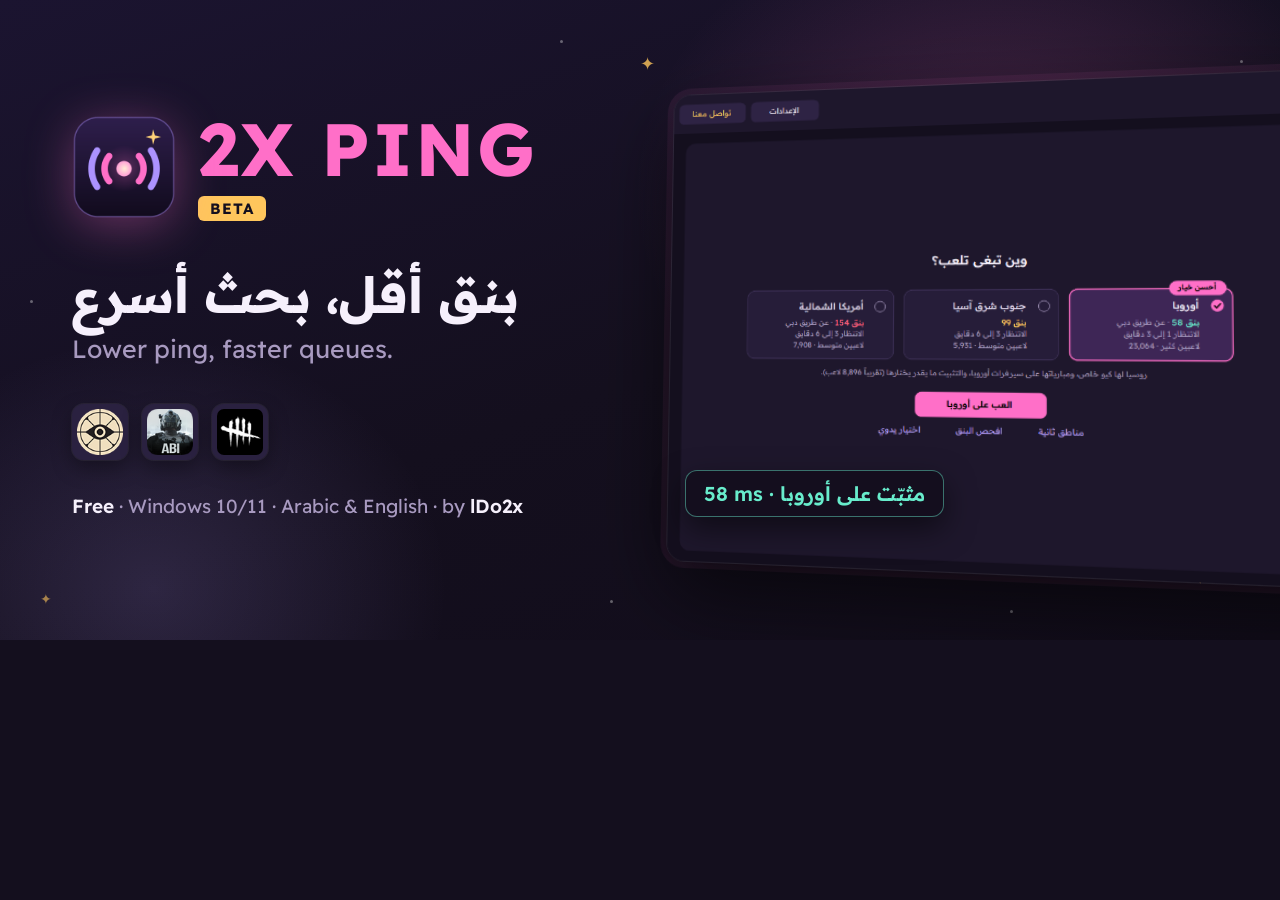
<file: docs/social/social-preview.html>
<!doctype html>
<html lang="ar">
<head>
<meta charset="utf-8">
<title>2X Ping - social preview</title>
<!-- GitHub social preview (1280x640). Render: msedge --headless --window-size=1280,640 --screenshot=social-preview.png -->
<style>
  @font-face { font-family: "Readex Pro"; font-weight: 400; src: url("../../assets/fonts/ReadexPro-Regular.ttf"); }
  @font-face { font-family: "Readex Pro"; font-weight: 600; src: url("../../assets/fonts/ReadexPro-SemiBold.ttf"); }
  @font-face { font-family: "Readex Pro"; font-weight: 700; src: url("../../assets/fonts/ReadexPro-Bold.ttf"); }
  :root { --bg: #140f1e; --panel: #1e1730; --pink: #ff6fc8; --lav: #b69eff; --gold: #ffc65c; --text: #f6f0fc; --dim: #a89ac0; }
  * { box-sizing: border-box; margin: 0; padding: 0; }
  html, body { width: 1280px; height: 640px; overflow: hidden; background: var(--bg); }
  body {
    font-family: "Readex Pro", "Segoe UI", sans-serif; color: var(--text); position: relative;
    background:
      radial-gradient(520px 420px at 78% 30%, rgba(255,111,200,.22), transparent 70%),
      radial-gradient(420px 360px at 12% 92%, rgba(182,158,255,.16), transparent 70%),
      linear-gradient(160deg, #1b1430 0%, #140f1e 55%, #110c1a 100%);
  }
  /* sparkles */
  .s { position: absolute; color: var(--gold); opacity: .8; font-size: 18px; }
  .dot { position: absolute; width: 3px; height: 3px; border-radius: 50%; background: #fff; opacity: .35; }

  .left { position: absolute; left: 72px; top: 112px; width: 560px; }
  .brand { display: flex; align-items: center; gap: 22px; }
  .brand img { width: 104px; height: 104px; filter: drop-shadow(0 8px 24px rgba(255,111,200,.35)); }
  .name { font-weight: 700; font-size: 74px; letter-spacing: 2px; color: var(--pink); line-height: 1; }
  .beta { display: inline-block; margin-top: 10px; background: var(--gold); color: #140f1e; font-weight: 700; font-size: 15px;
          padding: 3px 12px; border-radius: 6px; letter-spacing: 1px; }
  .ar { direction: rtl; text-align: left; font-weight: 700; font-size: 50px; margin-top: 44px; line-height: 1.2; }
  .en { font-size: 25px; color: var(--dim); margin-top: 8px; }
  .games { display: flex; gap: 14px; margin-top: 40px; }
  .games img { width: 56px; height: 56px; border-radius: 12px; background: #2a2140; padding: 5px;
               box-shadow: 0 0 0 1px rgba(255,255,255,.06), 0 8px 20px rgba(0,0,0,.35); }
  .foot { margin-top: 34px; font-size: 19px; color: var(--dim); }
  .foot b { color: var(--text); font-weight: 600; }

  .shot { position: absolute; right: -150px; top: 92px; width: 760px; border-radius: 18px; overflow: hidden;
          border: 1px solid rgba(255,255,255,.08);
          box-shadow: 0 30px 80px rgba(0,0,0,.6), 0 0 0 6px rgba(255,111,200,.08);
          transform: perspective(1400px) rotateY(-14deg) rotateX(4deg); transform-origin: left center; }
  .shot img { display: block; width: 100%; }
  .chip { position: absolute; right: 336px; top: 470px; background: rgba(20,15,30,.92); border: 1px solid rgba(104,236,204,.45);
          color: #68eccc; font-weight: 600; font-size: 20px; padding: 10px 18px; border-radius: 12px; direction: rtl;
          box-shadow: 0 12px 30px rgba(0,0,0,.5); }
</style>
</head>
<body>
  <span class="s" style="left:640px;top:52px;">✦</span>
  <span class="s" style="left:1190px;top:560px;font-size:24px;">✦</span>
  <span class="s" style="left:40px;top:590px;font-size:14px;opacity:.6">✦</span>
  <span class="dot" style="left:700px;top:120px"></span><span class="dot" style="left:560px;top:40px"></span>
  <span class="dot" style="left:610px;top:600px"></span><span class="dot" style="left:1240px;top:60px"></span>
  <span class="dot" style="left:30px;top:300px"></span><span class="dot" style="left:1010px;top:610px"></span>

  <div class="shot"><img src="../screenshot-ar.png" alt=""></div>
  <div class="chip">مثبّت على أوروبا · <span dir="ltr">58 ms</span></div>

  <div class="left">
    <div class="brand">
      <img src="../../assets/logo.png" alt="">
      <div><div class="name">2X PING</div><span class="beta">BETA</span></div>
    </div>
    <div class="ar" dir="rtl">بنق أقل، بحث أسرع</div>
    <div class="en">Lower ping, faster queues.</div>
    <div class="games">
      <!-- only the games released in the public version -->
      <img src="../../assets/games/deadlock.png" alt=""><img src="../../assets/games/abi.png" alt="">
      <img src="../../assets/games/dbd.png" alt="">
    </div>
    <div class="foot"><b>Free</b> · Windows 10/11 · Arabic &amp; English · by <b>lDo2x</b></div>
  </div>
</body>
</html>
</file>
<file: docs/site/style.css>
:root {
  --bg: #140f1e;
  --panel: #1e172c;
  --panel2: #2e2344;
  --line: #3a2d55;
  --text: #f6f0fc;
  --dim: #b9aad2;
  --pink: #ff6fc8;
  --lav: #b69eff;
  --aqua: #68eccc;
  --gold: #ffc65c;
  --red: #ff5c7a;
}
* { box-sizing: border-box; }
html { -webkit-text-size-adjust: 100%; }
body {
  margin: 0;
  background: var(--bg);
  background-image: radial-gradient(1200px 600px at 50% -200px, #2a1d44 0%, transparent 70%);
  color: var(--text);
  font: 17px/1.65 "Readex Pro", "Segoe UI", system-ui, -apple-system, sans-serif;
}
a { color: var(--lav); }
a:hover { color: var(--pink); }
.wrap { max-width: 1040px; margin: 0 auto; padding: 0 20px; }

header.top { display: flex; align-items: center; justify-content: space-between; padding: 18px 0; gap: 12px; }
.brand { display: flex; align-items: center; gap: 10px; color: var(--text); text-decoration: none; font-weight: 700; font-size: 20px; }
.brand img { width: 36px; height: 36px; }
.lang { font-size: 15px; border: 1px solid var(--line); border-radius: 999px; padding: 4px 14px; text-decoration: none; }

.hero { text-align: center; padding: 36px 0 20px; }
.hero h1 { font-size: clamp(30px, 5vw, 50px); line-height: 1.2; margin: 0 0 14px; letter-spacing: -0.5px; }
.hero h1 .accent { background: linear-gradient(90deg, var(--pink), var(--lav)); -webkit-background-clip: text; background-clip: text; color: transparent; }
.hero p.lead { color: var(--dim); font-size: clamp(17px, 2.2vw, 20px); max-width: 720px; margin: 0 auto 26px; }
.cta { display: inline-flex; gap: 12px; flex-wrap: wrap; justify-content: center; }
.btn { display: inline-block; padding: 13px 26px; border-radius: 12px; font-weight: 700; text-decoration: none; }
.btn.primary { background: var(--pink); color: #2a0f22; }
.btn.primary:hover { background: #ff8ad3; color: #2a0f22; }
.btn.ghost { border: 1px solid var(--line); color: var(--text); }
.btn.ghost:hover { border-color: var(--lav); color: var(--text); }
.meta { color: var(--dim); font-size: 14px; margin-top: 12px; }

.shot { margin: 34px auto 10px; max-width: 960px; }
.shot img { width: 100%; height: auto; border-radius: 14px; border: 1px solid var(--line); box-shadow: 0 20px 60px rgba(0,0,0,.45); display: block; }

section { padding: 34px 0; }
h2 { font-size: clamp(24px, 3.2vw, 32px); margin: 0 0 18px; }
h3 { font-size: 19px; margin: 0 0 6px; }
.grid { display: grid; grid-template-columns: repeat(auto-fit, minmax(240px, 1fr)); gap: 14px; }
.card { background: var(--panel); border: 1px solid var(--line); border-radius: 14px; padding: 18px 20px; }
.card p { margin: 0; color: var(--dim); font-size: 16px; }
.games { display: flex; flex-wrap: wrap; gap: 10px; }
.chip { background: var(--panel2); border: 1px solid var(--line); border-radius: 999px; padding: 6px 16px; font-size: 15px; }
.chip.main { border-color: var(--pink); }
.chip small { color: var(--gold); }
ol.steps { padding-inline-start: 22px; }
ol.steps li { margin-bottom: 8px; }
.good { color: var(--aqua); } .warn { color: var(--gold); } .bad { color: var(--red); }

details { background: var(--panel); border: 1px solid var(--line); border-radius: 12px; padding: 14px 18px; margin-bottom: 10px; }
summary { cursor: pointer; font-weight: 700; }
details p { color: var(--dim); margin: 10px 0 0; }

footer { border-top: 1px solid var(--line); margin-top: 30px; padding: 24px 0 40px; color: var(--dim); font-size: 14px; }
footer p { margin: 4px 0; }

@media (max-width: 560px) {
  body { font-size: 16px; }
  .wrap { padding: 0 16px; }
  .btn { width: 100%; }
}
</file>
